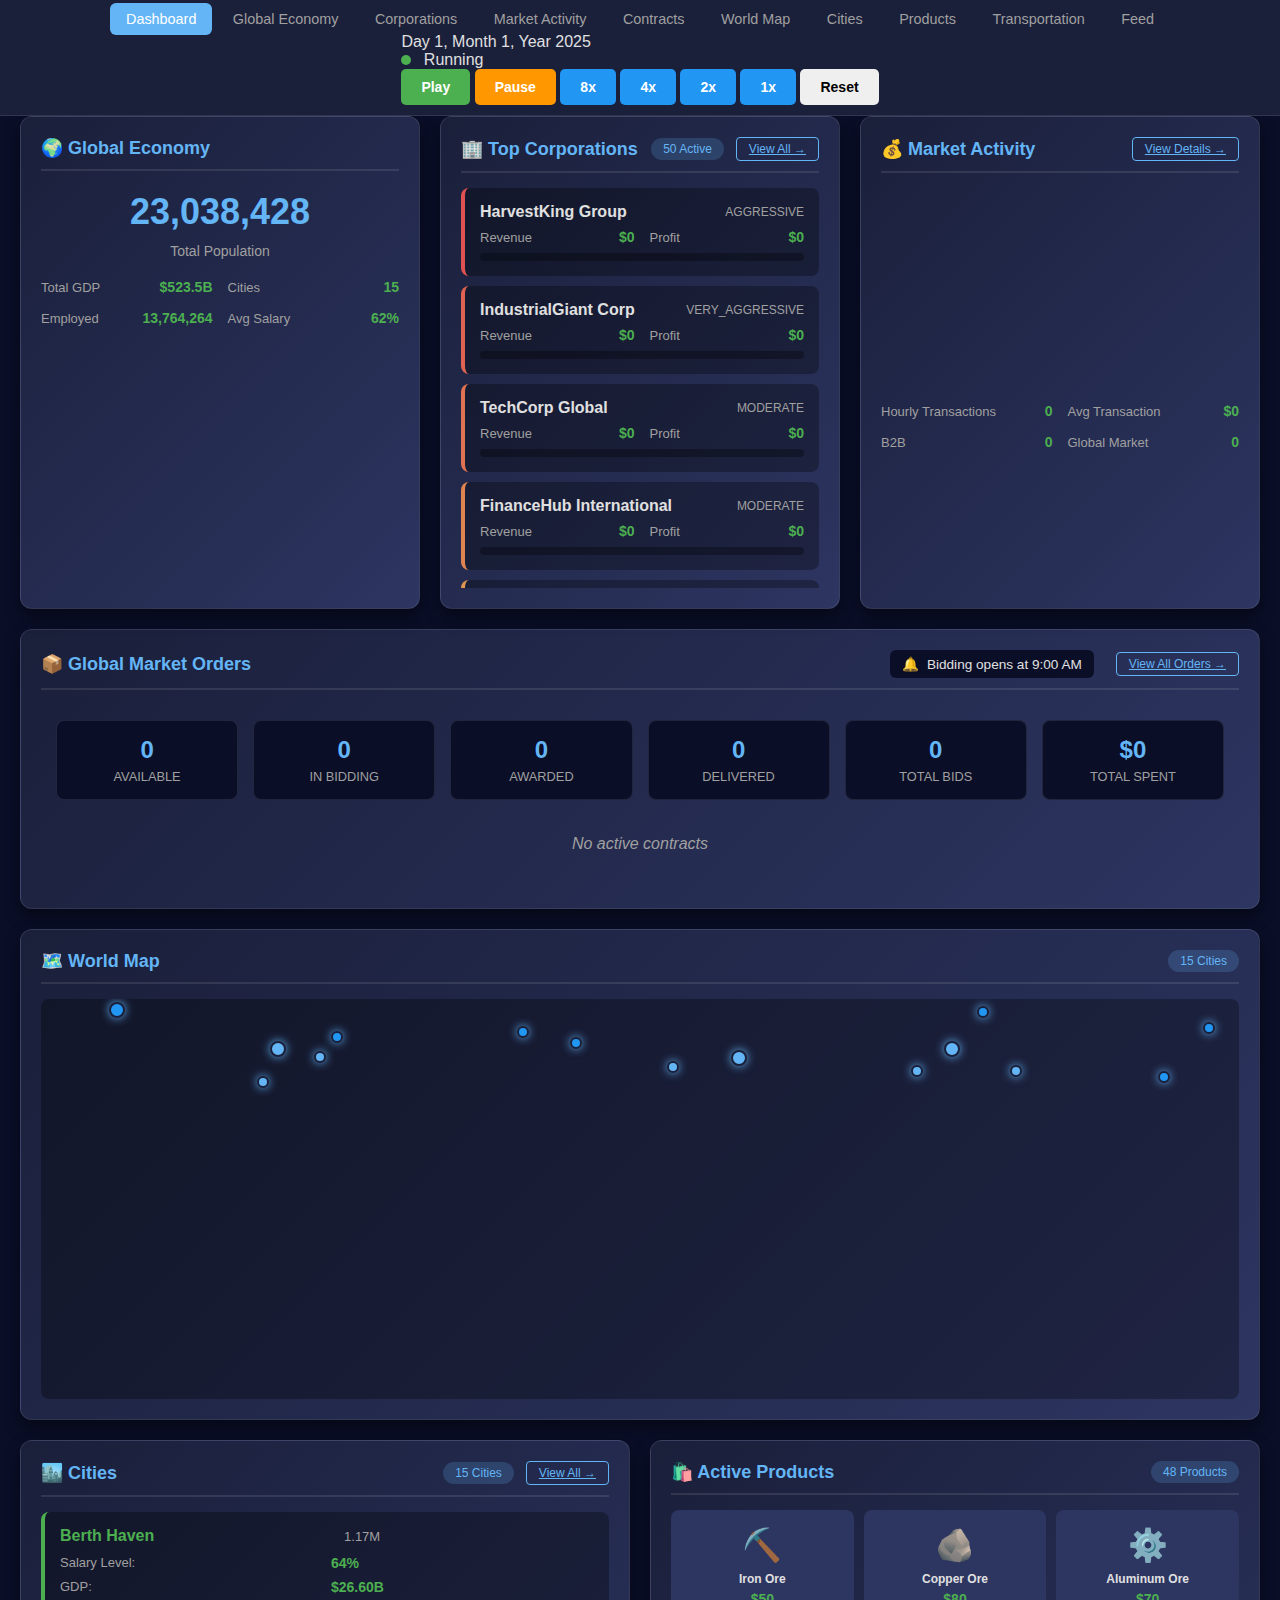
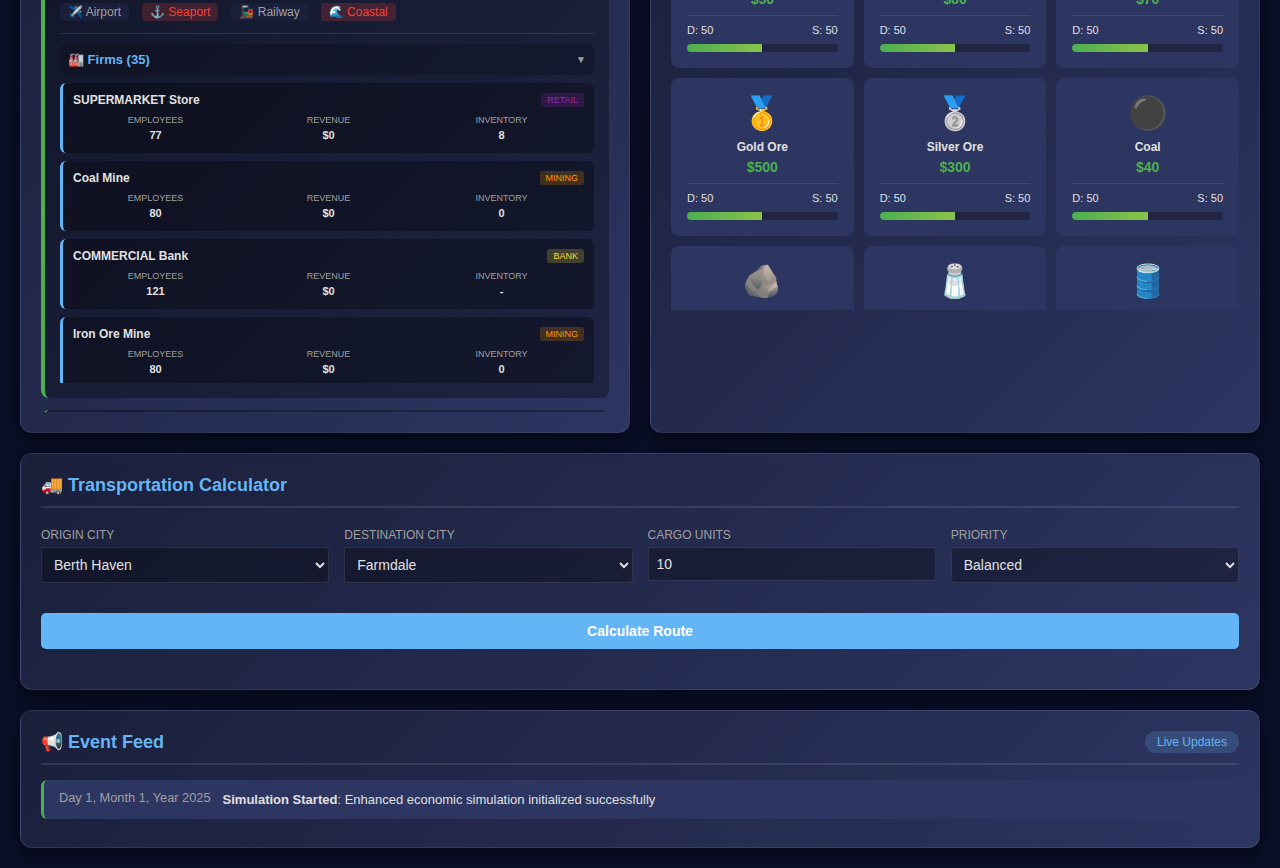
<file: index.html>
<!-- index.html -->
<!DOCTYPE html>
<html lang="en">
<head>
    <meta charset="UTF-8">
    <meta name="viewport" content="width=device-width, initial-scale=1.0">
    <title>Economic Simulation - Live Dashboard</title>
    <link rel="stylesheet" href="css/styles.css">
</head>
<body>
    <!-- Navigation with Game Controls -->
    <nav class="page-nav" role="navigation" aria-label="Main navigation">
        <div class="nav-links">
            <a href="index.html" class="nav-link active" aria-current="page">Dashboard</a>
            <a href="global-economy.html" class="nav-link">Global Economy</a>
            <a href="corporations.html" class="nav-link">Corporations</a>
            <a href="market-activity.html" class="nav-link">Market Activity</a>
            <a href="contracts.html" class="nav-link">Contracts</a>
            <a href="world-map.html" class="nav-link">World Map</a>
            <a href="cities.html" class="nav-link">Cities</a>
            <a href="products.html" class="nav-link">Products</a>
            <a href="transportation.html" class="nav-link">Transportation</a>
            <a href="feed.html" class="nav-link">Feed</a>
        </div>
        <div class="nav-game-clock">
            <div class="nav-clock-display">
                <div class="nav-date-time" id="game-date">2025-01-01 00:00</div>
                <div class="nav-status">
                    <span class="status-indicator status-running" id="status-indicator"></span>
                    <span id="status-text">Running</span>
                </div>
            </div>
            <div class="nav-controls" role="group" aria-label="Simulation controls">
                <button class="btn btn-play" id="btn-play" aria-label="Play simulation">Play</button>
                <button class="btn btn-pause" id="btn-pause" aria-label="Pause simulation">Pause</button>
                <button class="btn btn-speed" data-speed="8" aria-label="Set speed to 8x">8x</button>
                <button class="btn btn-speed" data-speed="4" aria-label="Set speed to 4x">4x</button>
                <button class="btn btn-speed" data-speed="2" aria-label="Set speed to 2x">2x</button>
                <button class="btn btn-speed" data-speed="1" aria-label="Set speed to 1x">1x</button>
                <button class="btn btn-reset" id="btn-reset" aria-label="Reset simulation">Reset</button>
            </div>
        </div>
    </nav>

    <!-- Main Container -->
    <main class="main-container" id="main-dashboard">
        <!-- World Overview -->
        <section class="grid">
            <!-- Economic Overview -->
            <div class="card">
                <div class="card-header">
                    <div class="card-title">🌍 Global Economy</div>
                </div>
                <div class="metric-big" id="total-population">0</div>
                <div class="metric-label">Total Population</div>
                <div class="stats-grid">
                    <div class="stat-item">
                        <span class="stat-label">Total GDP</span>
                        <span class="stat-value" id="total-gdp">$0</span>
                    </div>
                    <div class="stat-item">
                        <span class="stat-label">Cities</span>
                        <span class="stat-value" id="city-count">0</span>
                    </div>
                    <div class="stat-item">
                        <span class="stat-label">Employed</span>
                        <span class="stat-value" id="total-employed">0</span>
                    </div>
                    <div class="stat-item">
                        <span class="stat-label">Avg Salary</span>
                        <span class="stat-value" id="avg-salary-level">0%</span>
                    </div>
                </div>
            </div>

            <!-- Top Corporations -->
            <div class="card">
                <div class="card-header">
                    <div class="card-title">🏢 Top Corporations</div>
                    <div class="card-header-actions">
                        <div class="card-badge" id="corp-count">0 Active</div>
                        <a href="corporations.html" class="btn-view-all">View All →</a>
                    </div>
                </div>
                <div id="corp-list"></div>
            </div>

            <!-- Market Activity -->
            <div class="card">
                <div class="card-header">
                    <div class="card-title">💰 Market Activity</div>
                    <a href="market-activity.html" class="btn-view-all">View Details →</a>
                </div>
                <div class="chart-container">
                    <svg class="chart-svg" id="market-chart"></svg>
                </div>
                <div class="stats-grid" style="margin-top: 15px;">
                    <div class="stat-item">
                        <span class="stat-label">Hourly Transactions</span>
                        <span class="stat-value" id="hourly-transactions">0</span>
                    </div>
                    <div class="stat-item">
                        <span class="stat-label">Avg Transaction</span>
                        <span class="stat-value" id="avg-transaction">$0</span>
                    </div>
                    <div class="stat-item">
                        <span class="stat-label">B2B</span>
                        <span class="stat-value" id="b2b-count">0</span>
                    </div>
                    <div class="stat-item">
                        <span class="stat-label">Global Market</span>
                        <span class="stat-value" id="gm-orders-count">0</span>
                    </div>
                </div>
            </div>
        </section>

        <!-- Orders Overview -->
        <section class="card full-width">
            <div class="card-header">
                <div class="card-title">📦 Global Market Orders</div>
                <div class="card-header-actions">
                    <div class="bidding-status-mini" id="bidding-status-mini">
                        <span class="bidding-icon" id="dash-bidding-icon">🔔</span>
                        <span id="dash-bidding-text">Bidding opens at 9:00 AM</span>
                    </div>
                    <a href="market-activity.html" class="btn-view-all">View All Orders →</a>
                </div>
            </div>
            <div class="orders-summary-grid" id="orders-summary-grid">
                <div class="orders-summary-stat">
                    <span class="orders-stat-value" id="dash-available-orders">0</span>
                    <span class="orders-stat-label">Available</span>
                </div>
                <div class="orders-summary-stat">
                    <span class="orders-stat-value" id="dash-bidding-orders">0</span>
                    <span class="orders-stat-label">In Bidding</span>
                </div>
                <div class="orders-summary-stat">
                    <span class="orders-stat-value" id="dash-awarded-orders">0</span>
                    <span class="orders-stat-label">Awarded</span>
                </div>
                <div class="orders-summary-stat">
                    <span class="orders-stat-value" id="dash-delivered-orders">0</span>
                    <span class="orders-stat-label">Delivered</span>
                </div>
                <div class="orders-summary-stat">
                    <span class="orders-stat-value" id="dash-total-bids">0</span>
                    <span class="orders-stat-label">Total Bids</span>
                </div>
                <div class="orders-summary-stat">
                    <span class="orders-stat-value" id="dash-total-spent">$0</span>
                    <span class="orders-stat-label">Total Spent</span>
                </div>
            </div>
            <div class="recent-orders-list" id="recent-orders-list">
                <!-- Filled by JS - shows recent awarded orders -->
            </div>
        </section>

        <!-- World Map -->
        <section class="card full-width">
            <div class="card-header">
                <div class="card-title">🗺️ World Map</div>
                <div class="card-badge" id="map-info">0 Cities</div>
            </div>
            <div class="map-container" id="world-map"></div>
        </section>

        <!-- Cities Section -->
        <section class="grid">
            <div class="card">
                <div class="card-header">
                    <div class="card-title">🏙️ Cities</div>
                    <div class="card-header-actions">
                        <div class="card-badge" id="cities-badge">0 Cities</div>
                        <a href="cities.html" class="btn-view-all">View All →</a>
                    </div>
                </div>
                <div class="city-list" id="city-list"></div>
            </div>

            <!-- Products -->
            <div class="card">
                <div class="card-header">
                    <div class="card-title">🛍️ Active Products</div>
                    <div class="card-badge" id="product-count">0 Products</div>
                </div>
                <div class="market-grid" id="product-grid"></div>
            </div>
        </section>

        <!-- Transportation Calculator -->
        <section class="card full-width">
            <div class="card-header">
                <div class="card-title">🚚 Transportation Calculator</div>
            </div>
            <div class="transport-calculator">
                <div class="transport-form">
                    <div class="form-group">
                        <label>Origin City</label>
                        <select id="origin-city"></select>
                    </div>
                    <div class="form-group">
                        <label>Destination City</label>
                        <select id="destination-city"></select>
                    </div>
                    <div class="form-group">
                        <label>Cargo Units</label>
                        <input type="number" id="cargo-units" value="10" min="1">
                    </div>
                    <div class="form-group">
                        <label>Priority</label>
                        <select id="priority">
                            <option value="cost">Lowest Cost</option>
                            <option value="speed">Fastest</option>
                            <option value="reliability">Most Reliable</option>
                            <option value="balanced" selected>Balanced</option>
                        </select>
                    </div>
                </div>
                <button class="btn btn-primary" id="calculate-route">Calculate Route</button>
                <div id="route-results"></div>
            </div>
        </section>

        <!-- Event Feed -->
        <section class="card full-width">
            <div class="card-header">
                <div class="card-title">📢 Event Feed</div>
                <div class="card-badge">Live Updates</div>
            </div>
            <div class="event-feed" id="event-feed"></div>
        </section>
    </main>

    <!-- Scripts -->
    <script type="module" src="js/main.js"></script>
</body>
</html>
</file>
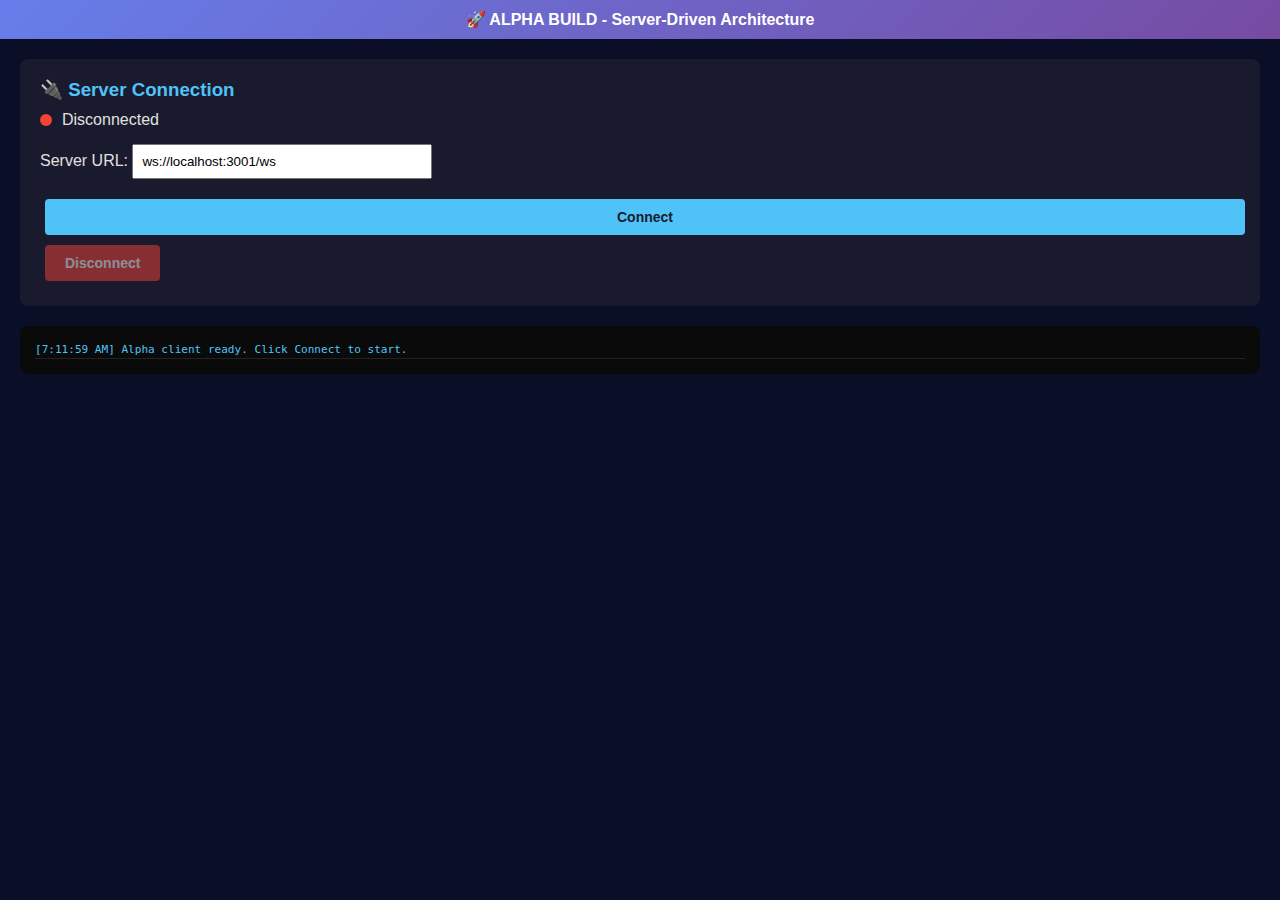
<file: alpha/index.html>
<!DOCTYPE html>
<html lang="en">
<head>
    <meta charset="UTF-8">
    <meta name="viewport" content="width=device-width, initial-scale=1.0">
    <title>EconSim Alpha - Server-Driven</title>
    <link rel="stylesheet" href="../css/styles.css">
    <style>
        .alpha-banner {
            background: linear-gradient(135deg, #667eea 0%, #764ba2 100%);
            color: white;
            padding: 10px 20px;
            text-align: center;
            font-weight: bold;
        }
        .connection-panel {
            background: #1a1a2e;
            padding: 20px;
            border-radius: 8px;
            margin: 20px;
        }
        .connection-panel h3 {
            margin-top: 0;
            color: #4fc3f7;
        }
        .status-row {
            display: flex;
            align-items: center;
            margin: 10px 0;
        }
        .status-dot {
            width: 12px;
            height: 12px;
            border-radius: 50%;
            margin-right: 10px;
        }
        .status-dot.connected { background: #4caf50; }
        .status-dot.disconnected { background: #f44336; }
        .status-dot.pending { background: #ff9800; }
        .btn {
            padding: 10px 20px;
            margin: 5px;
            border: none;
            border-radius: 4px;
            cursor: pointer;
            font-weight: bold;
        }
        .btn-primary { background: #4fc3f7; color: #1a1a2e; }
        .btn-success { background: #4caf50; color: white; }
        .btn-danger { background: #f44336; color: white; }
        .btn-warning { background: #ff9800; color: white; }
        .btn:disabled { opacity: 0.5; cursor: not-allowed; }
        .games-list {
            margin-top: 20px;
        }
        .game-card {
            background: #16213e;
            padding: 15px;
            margin: 10px 0;
            border-radius: 8px;
            display: flex;
            justify-content: space-between;
            align-items: center;
        }
        .game-info h4 {
            margin: 0 0 5px 0;
            color: #e0e0e0;
        }
        .game-info p {
            margin: 0;
            color: #888;
            font-size: 0.9em;
        }
        .sim-panel {
            background: #1a1a2e;
            padding: 20px;
            border-radius: 8px;
            margin: 20px;
            display: none;
        }
        .sim-panel.active { display: block; }
        .clock-display {
            font-size: 2em;
            font-family: monospace;
            color: #4fc3f7;
            text-align: center;
            padding: 20px;
        }
        .stats-grid {
            display: grid;
            grid-template-columns: repeat(auto-fit, minmax(150px, 1fr));
            gap: 15px;
            margin-top: 20px;
        }
        .stat-card {
            background: #16213e;
            padding: 15px;
            border-radius: 8px;
            text-align: center;
        }
        .stat-value {
            font-size: 1.5em;
            color: #4fc3f7;
        }
        .stat-label {
            color: #888;
            font-size: 0.9em;
        }
        .controls-row {
            display: flex;
            justify-content: center;
            gap: 10px;
            margin: 20px 0;
        }
        .speed-buttons {
            display: flex;
            gap: 5px;
        }
        .btn-speed {
            padding: 8px 12px;
            background: #16213e;
            color: #e0e0e0;
            border: 1px solid #333;
        }
        .btn-speed.active {
            background: #4fc3f7;
            color: #1a1a2e;
        }
        .log-panel {
            background: #0a0a0a;
            padding: 15px;
            border-radius: 8px;
            margin: 20px;
            max-height: 200px;
            overflow-y: auto;
            font-family: monospace;
            font-size: 0.85em;
        }
        .log-entry {
            padding: 2px 0;
            border-bottom: 1px solid #222;
        }
        .log-entry.info { color: #4fc3f7; }
        .log-entry.success { color: #4caf50; }
        .log-entry.error { color: #f44336; }
        .log-entry.warn { color: #ff9800; }
    </style>
</head>
<body>
    <div class="alpha-banner">
        🚀 ALPHA BUILD - Server-Driven Architecture
    </div>

    <main class="container">
        <!-- Connection Panel -->
        <div class="connection-panel" id="connection-panel">
            <h3>🔌 Server Connection</h3>
            <div class="status-row">
                <div class="status-dot disconnected" id="ws-status-dot"></div>
                <span id="ws-status-text">Disconnected</span>
            </div>
            <div style="margin: 15px 0;">
                <label>Server URL:</label>
                <input type="text" id="server-url" value="ws://localhost:3001/ws" style="width: 300px; padding: 8px;">
            </div>
            <button class="btn btn-primary" id="btn-connect">Connect</button>
            <button class="btn btn-danger" id="btn-disconnect" disabled>Disconnect</button>

            <div class="games-list" id="games-list" style="display: none;">
                <h4>📂 Available Games</h4>
                <div id="games-container"></div>
                <button class="btn btn-success" id="btn-new-game">+ New Game</button>
            </div>
        </div>

        <!-- Simulation Panel (shown when in session) -->
        <div class="sim-panel" id="sim-panel">
            <h3>🎮 Simulation: <span id="session-name">--</span></h3>

            <div class="clock-display" id="clock-display">
                <span id="game-date">----</span>
            </div>

            <div class="controls-row">
                <button class="btn btn-success" id="btn-play">▶ Play</button>
                <button class="btn btn-warning" id="btn-pause">⏸ Pause</button>
                <div class="speed-buttons">
                    <button class="btn btn-speed" data-speed="1">1x</button>
                    <button class="btn btn-speed active" data-speed="2">2x</button>
                    <button class="btn btn-speed" data-speed="4">4x</button>
                    <button class="btn btn-speed" data-speed="8">8x</button>
                    <button class="btn btn-speed" data-speed="24">24x</button>
                </div>
                <button class="btn btn-primary" id="btn-save">💾 Save</button>
                <button class="btn btn-danger" id="btn-leave">🚪 Leave</button>
            </div>

            <div class="stats-grid" id="stats-grid">
                <div class="stat-card">
                    <div class="stat-value" id="stat-firms">0</div>
                    <div class="stat-label">Firms</div>
                </div>
                <div class="stat-card">
                    <div class="stat-value" id="stat-cities">0</div>
                    <div class="stat-label">Cities</div>
                </div>
                <div class="stat-card">
                    <div class="stat-value" id="stat-population">0</div>
                    <div class="stat-label">Population</div>
                </div>
                <div class="stat-card">
                    <div class="stat-value" id="stat-speed">1x</div>
                    <div class="stat-label">Speed</div>
                </div>
            </div>
        </div>

        <!-- Log Panel -->
        <div class="log-panel" id="log-panel">
            <div id="log-container"></div>
        </div>
    </main>

    <script type="module">
        import { wsClient } from './client/js/WebSocketClient.js';
        import { stateManager } from './client/js/StateManager.js';

        // Initialize state manager
        stateManager.init(wsClient);

        // DOM elements
        const serverUrlInput = document.getElementById('server-url');
        const btnConnect = document.getElementById('btn-connect');
        const btnDisconnect = document.getElementById('btn-disconnect');
        const wsStatusDot = document.getElementById('ws-status-dot');
        const wsStatusText = document.getElementById('ws-status-text');
        const gamesList = document.getElementById('games-list');
        const gamesContainer = document.getElementById('games-container');
        const btnNewGame = document.getElementById('btn-new-game');
        const simPanel = document.getElementById('sim-panel');
        const sessionName = document.getElementById('session-name');
        const gameDate = document.getElementById('game-date');
        const logContainer = document.getElementById('log-container');

        // Logging
        function log(message, type = 'info') {
            const entry = document.createElement('div');
            entry.className = `log-entry ${type}`;
            entry.textContent = `[${new Date().toLocaleTimeString()}] ${message}`;
            logContainer.appendChild(entry);
            logContainer.scrollTop = logContainer.scrollHeight;
        }

        // Format numbers
        function formatNumber(num) {
            if (num >= 1e6) return (num / 1e6).toFixed(1) + 'M';
            if (num >= 1e3) return (num / 1e3).toFixed(1) + 'K';
            return num.toString();
        }

        // Update connection status
        function updateConnectionStatus(connected) {
            wsStatusDot.className = `status-dot ${connected ? 'connected' : 'disconnected'}`;
            wsStatusText.textContent = connected ? 'Connected' : 'Disconnected';
            btnConnect.disabled = connected;
            btnDisconnect.disabled = !connected;
            gamesList.style.display = connected ? 'block' : 'none';
        }

        // Load games list
        async function loadGames() {
            try {
                const response = await fetch('http://localhost:3001/api/v1/games');
                const data = await response.json();
                gamesContainer.innerHTML = '';

                if (data.games.length === 0) {
                    gamesContainer.innerHTML = '<p style="color: #888;">No games yet. Create one!</p>';
                } else {
                    data.games.forEach(game => {
                        const card = document.createElement('div');
                        card.className = 'game-card';
                        card.innerHTML = `
                            <div class="game-info">
                                <h4>${game.name}</h4>
                                <p>Seed: ${game.seed} | Status: ${game.status}</p>
                            </div>
                            <div>
                                <button class="btn btn-primary btn-load" data-id="${game.id}">Load</button>
                                <button class="btn btn-danger btn-delete" data-id="${game.id}">Delete</button>
                            </div>
                        `;
                        gamesContainer.appendChild(card);
                    });

                    // Add event listeners
                    document.querySelectorAll('.btn-load').forEach(btn => {
                        btn.addEventListener('click', () => loadGame(btn.dataset.id));
                    });
                    document.querySelectorAll('.btn-delete').forEach(btn => {
                        btn.addEventListener('click', () => deleteGame(btn.dataset.id));
                    });
                }
            } catch (error) {
                log('Failed to load games: ' + error.message, 'error');
            }
        }

        // Create new game
        async function createGame() {
            try {
                const response = await fetch('http://localhost:3001/api/v1/games', {
                    method: 'POST',
                    headers: { 'Content-Type': 'application/json' },
                    body: JSON.stringify({ name: `Game ${new Date().toLocaleDateString()}` })
                });
                const data = await response.json();
                if (data.success) {
                    log('Created game: ' + data.game.id, 'success');
                    loadGames();
                    // Auto-join new game
                    await loadGame(data.game.id);
                }
            } catch (error) {
                log('Failed to create game: ' + error.message, 'error');
            }
        }

        // Load game into session
        async function loadGame(gameId) {
            try {
                // Load game via API
                const response = await fetch(`http://localhost:3001/api/v1/games/${gameId}/load`, {
                    method: 'POST'
                });
                const data = await response.json();
                if (data.success) {
                    log('Loaded game: ' + gameId, 'success');
                    // Join via WebSocket
                    wsClient.send({ type: 'JOIN_SESSION', sessionId: gameId });
                }
            } catch (error) {
                log('Failed to load game: ' + error.message, 'error');
            }
        }

        // Delete game
        async function deleteGame(gameId) {
            if (!confirm('Delete this game?')) return;
            try {
                await fetch(`http://localhost:3001/api/v1/games/${gameId}`, { method: 'DELETE' });
                log('Deleted game: ' + gameId, 'success');
                loadGames();
            } catch (error) {
                log('Failed to delete game: ' + error.message, 'error');
            }
        }

        // Connect to server
        btnConnect.addEventListener('click', async () => {
            wsClient.url = serverUrlInput.value;
            log('Connecting to ' + serverUrlInput.value);
            try {
                await wsClient.connect();
            } catch (error) {
                log('Connection failed: ' + error.message, 'error');
            }
        });

        // Disconnect
        btnDisconnect.addEventListener('click', () => {
            wsClient.disconnect();
        });

        // New game
        btnNewGame.addEventListener('click', createGame);

        // WebSocket events
        wsClient.on('connected', (data) => {
            log('Connected! Client ID: ' + data.clientId, 'success');
            updateConnectionStatus(true);
            loadGames();
        });

        wsClient.on('disconnected', () => {
            log('Disconnected', 'warn');
            updateConnectionStatus(false);
            simPanel.classList.remove('active');
        });

        wsClient.on('error', (error) => {
            log('Error: ' + (error.message || JSON.stringify(error)), 'error');
        });

        wsClient.on('sessionJoined', (data) => {
            log('Joined session: ' + data.sessionId, 'success');
            simPanel.classList.add('active');
            sessionName.textContent = data.session?.name || data.sessionId;
        });

        wsClient.on('initialState', (data) => {
            log('Received initial state', 'info');
            updateSimDisplay(data);
        });

        wsClient.on('tick', (data) => {
            updateSimDisplay(data);
        });

        wsClient.on('controlUpdate', (data) => {
            log(`Control: ${data.event} (speed: ${data.speed}x)`, 'info');
        });

        // Update simulation display
        function updateSimDisplay(data) {
            gameDate.textContent = data.formatted || data.clockFormatted || '--';
            document.getElementById('stat-firms').textContent = data.firmCount || data.stats?.totalFirms || 0;
            document.getElementById('stat-speed').textContent = (data.speed || 1) + 'x';

            if (data.stats) {
                document.getElementById('stat-population').textContent = formatNumber(data.stats.totalPopulation || 0);
            }
            if (data.displayData) {
                document.getElementById('stat-cities').textContent = data.displayData.cities?.length || 0;
            }
        }

        // Simulation controls
        document.getElementById('btn-play').addEventListener('click', () => wsClient.resume());
        document.getElementById('btn-pause').addEventListener('click', () => wsClient.pause());
        document.getElementById('btn-save').addEventListener('click', async () => {
            try {
                await wsClient.save('manual_save');
                log('Game saved', 'success');
            } catch (e) {
                log('Save failed: ' + e.message, 'error');
            }
        });
        document.getElementById('btn-leave').addEventListener('click', () => {
            wsClient.leaveSession();
            simPanel.classList.remove('active');
            loadGames();
        });

        document.querySelectorAll('.btn-speed').forEach(btn => {
            btn.addEventListener('click', () => {
                const speed = parseInt(btn.dataset.speed);
                wsClient.setSpeed(speed);
                document.querySelectorAll('.btn-speed').forEach(b => b.classList.remove('active'));
                btn.classList.add('active');
            });
        });

        // Initial log
        log('Alpha client ready. Click Connect to start.', 'info');
    </script>
</body>
</html>
</file>
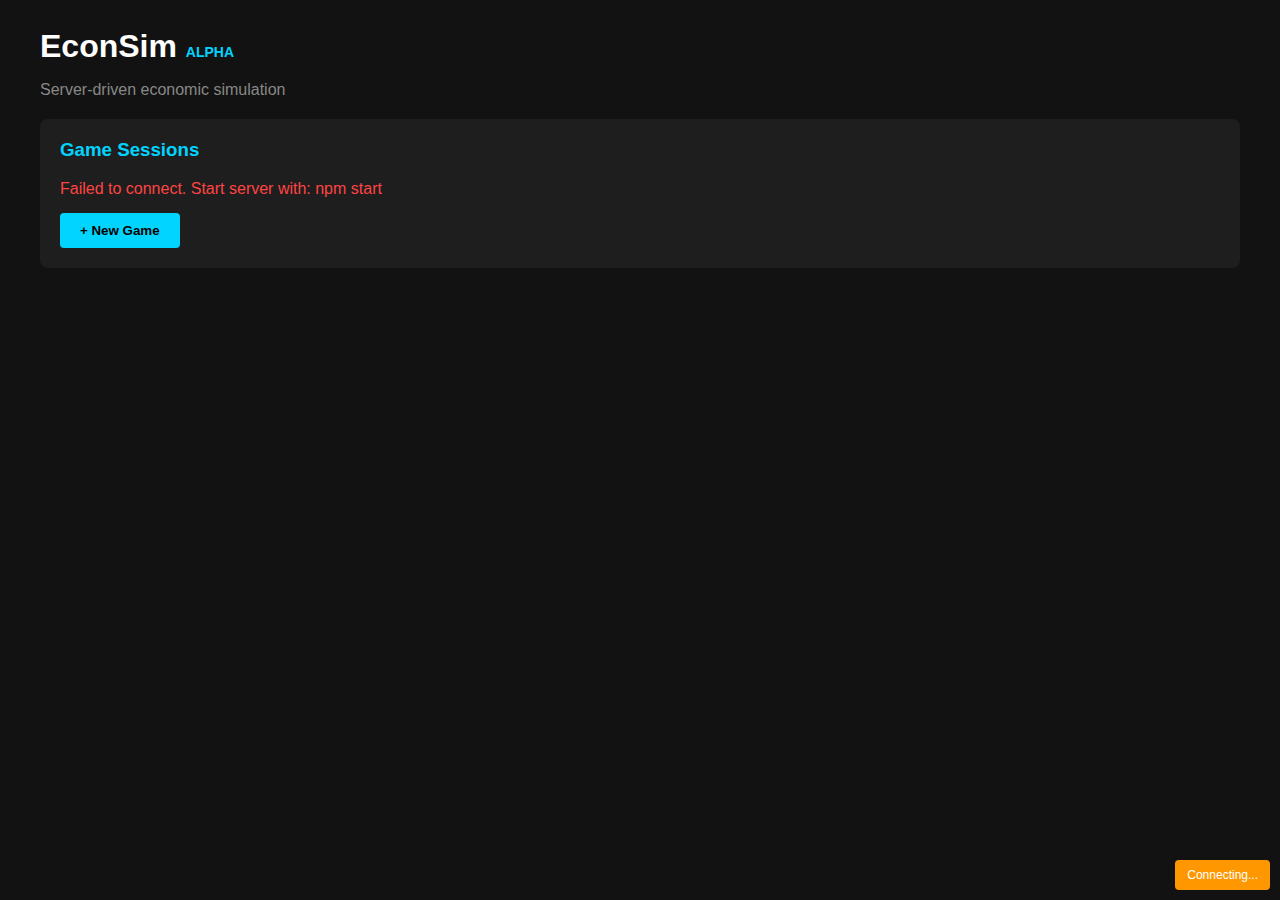
<file: alpha/client/index.html>
<!DOCTYPE html>
<html lang="en">
<head>
    <meta charset="UTF-8">
    <meta name="viewport" content="width=device-width, initial-scale=1.0">
    <title>EconSim - Economic Simulation</title>
    <style>
        .container { max-width: 1200px; margin: 0 auto; padding: 20px; }
        header { margin-bottom: 20px; }
        header h1 { margin: 0; }
        .session-selector {
            background: #1e1e1e;
            border-radius: 8px;
            padding: 20px;
            margin-bottom: 20px;
        }
        .session-selector h3 { margin-top: 0; color: #00d4ff; }
        .session-list {
            display: flex;
            flex-wrap: wrap;
            gap: 10px;
            margin-bottom: 15px;
        }
        .session-card {
            background: #2a2a2a;
            border: 1px solid #444;
            border-radius: 6px;
            padding: 12px;
            cursor: pointer;
            min-width: 200px;
        }
        .session-card:hover { border-color: #00d4ff; background: #333; }
        .session-card.active { border-color: #00ff88; background: #1a3a2a; }
        .session-card h4 { margin: 0 0 8px 0; color: #fff; }
        .session-card .session-info { font-size: 12px; color: #888; }
        .btn-new-game {
            background: #00d4ff;
            color: #000;
            border: none;
            padding: 10px 20px;
            border-radius: 4px;
            cursor: pointer;
            font-weight: bold;
        }
        .btn-new-game:hover { background: #00a8cc; }
        .game-controls {
            display: flex;
            gap: 10px;
            margin-bottom: 15px;
            align-items: center;
        }
        .game-controls button {
            padding: 8px 16px;
            border-radius: 4px;
            border: 1px solid #444;
            background: #2a2a2a;
            color: #fff;
            cursor: pointer;
        }
        .game-controls button:hover { background: #3a3a3a; }
        .game-controls button.active { background: #00d4ff; color: #000; }
        .clock-display {
            font-size: 24px;
            font-weight: bold;
            color: #00d4ff;
            font-family: monospace;
        }
        .stats-grid {
            display: grid;
            grid-template-columns: repeat(auto-fill, minmax(200px, 1fr));
            gap: 15px;
            margin-top: 20px;
        }
        .stat-card {
            background: #2a2a2a;
            border-radius: 6px;
            padding: 15px;
        }
        .stat-card h4 { margin: 0 0 10px 0; color: #888; font-size: 12px; text-transform: uppercase; }
        .stat-card .value { font-size: 28px; font-weight: bold; color: #fff; }
        .connection-status {
            position: fixed;
            bottom: 10px;
            right: 10px;
            padding: 8px 12px;
            border-radius: 4px;
            font-size: 12px;
            z-index: 1000;
        }
        .status-connected { background: #4caf50; color: white; }
        .status-disconnected { background: #f44336; color: white; }
        .status-connecting { background: #ff9800; color: white; }
        body { background: #121212; color: #fff; font-family: -apple-system, BlinkMacSystemFont, 'Segoe UI', Roboto, sans-serif; }
    </style>
</head>
<body>
    <div class="container">
        <header>
            <h1>EconSim <span style="color: #00d4ff; font-size: 14px;">ALPHA</span></h1>
            <p style="color: #888;">Server-driven economic simulation</p>
        </header>

        <div class="session-selector">
            <h3>Game Sessions</h3>
            <div id="session-list" class="session-list">
                <div class="loading" style="color: #888;">Loading sessions...</div>
            </div>
            <button id="btn-new-game" class="btn-new-game">+ New Game</button>
        </div>

        <div id="game-panel" style="display: none;">
            <div class="game-controls">
                <button id="btn-play" title="Resume">Play</button>
                <button id="btn-pause" title="Pause">Pause</button>
                <span style="margin: 0 10px; color: #666;">|</span>
                <button class="btn-speed" data-speed="1">1x</button>
                <button class="btn-speed" data-speed="2">2x</button>
                <button class="btn-speed" data-speed="4">4x</button>
                <button class="btn-speed" data-speed="8">8x</button>
                <button class="btn-speed" data-speed="24">1D</button>
                <button class="btn-speed" data-speed="168">1W</button>
                <span style="margin: 0 10px; color: #666;">|</span>
                <span id="game-date" class="clock-display">--</span>
                <span id="status-text" style="margin-left: 10px; font-size: 12px; color: #888;"></span>
            </div>

            <div class="stats-grid">
                <div class="stat-card">
                    <h4>Total Firms</h4>
                    <div id="stat-firms" class="value">--</div>
                </div>
                <div class="stat-card">
                    <h4>Total Corporations</h4>
                    <div id="stat-corps" class="value">--</div>
                </div>
                <div class="stat-card">
                    <h4>Transactions Today</h4>
                    <div id="stat-transactions" class="value">--</div>
                </div>
                <div class="stat-card">
                    <h4>Simulation Hour</h4>
                    <div id="stat-hours" class="value">--</div>
                </div>
            </div>
        </div>
    </div>

    <div id="connection-status" class="connection-status status-connecting">Connecting...</div>

    <script type="module" src="./js/app.js"></script>
</body>
</html>
</file>
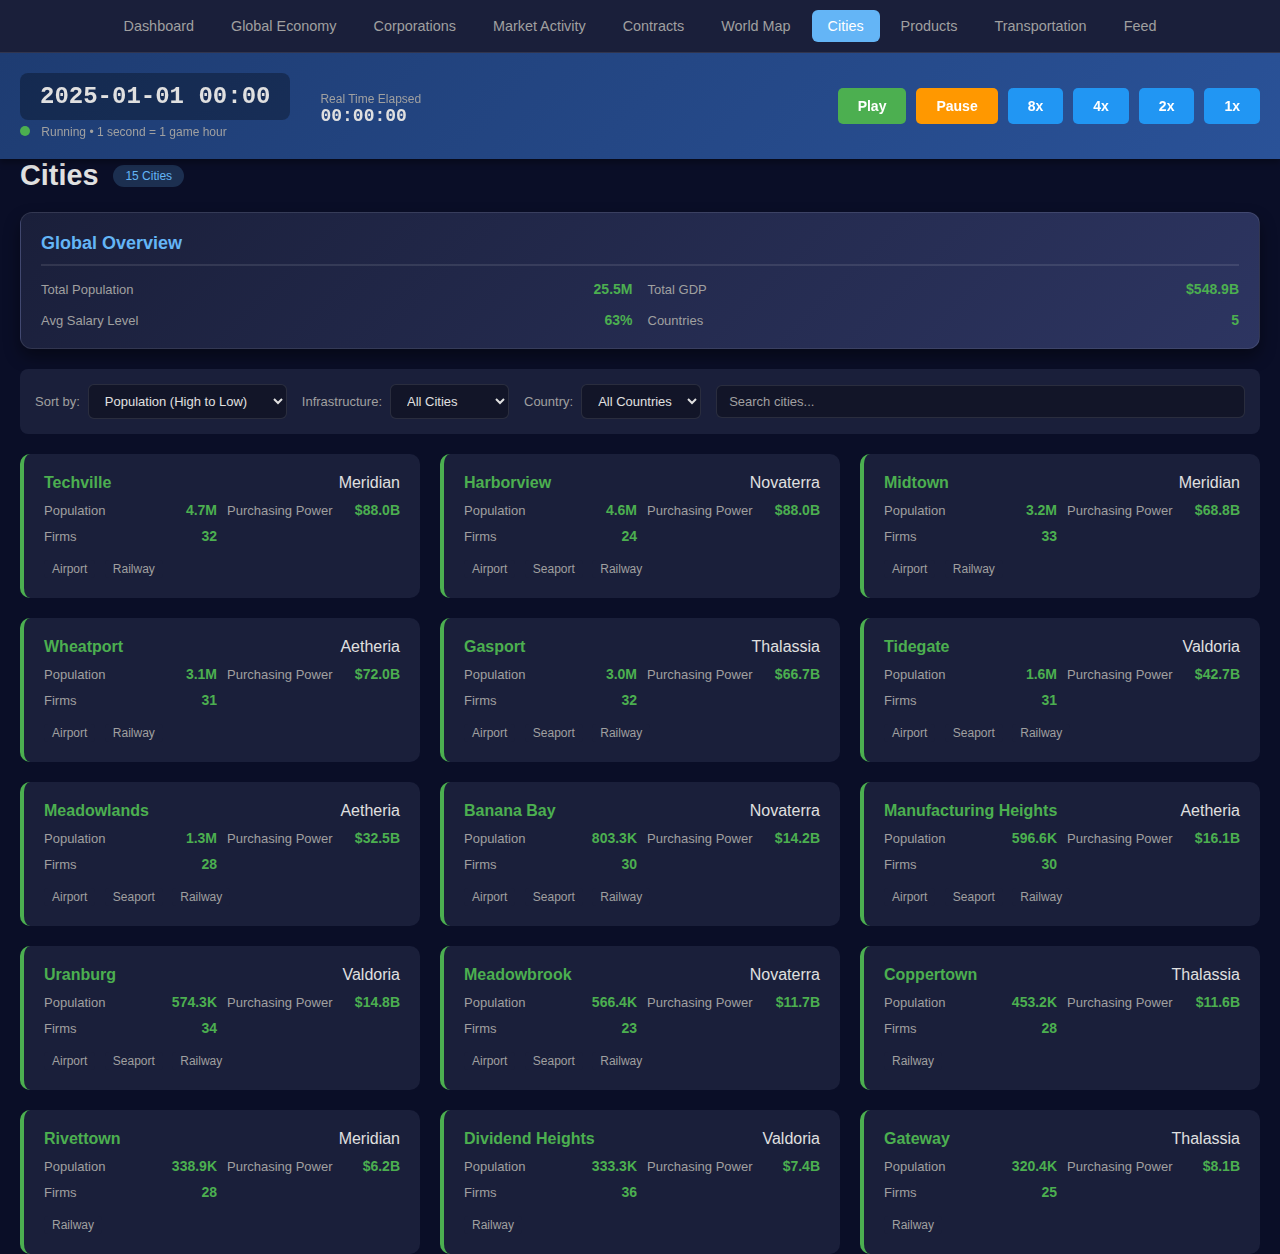
<file: cities.html>
<!-- cities.html -->
<!DOCTYPE html>
<html lang="en">
<head>
    <meta charset="UTF-8">
    <meta name="viewport" content="width=device-width, initial-scale=1.0">
    <title>Cities - Economic Simulation</title>
    <link rel="stylesheet" href="css/styles.css">
</head>
<body>
    <!-- Navigation -->
    <nav class="page-nav">
        <a href="index.html" class="nav-link">Dashboard</a>
        <a href="global-economy.html" class="nav-link">Global Economy</a>
        <a href="corporations.html" class="nav-link">Corporations</a>
        <a href="market-activity.html" class="nav-link">Market Activity</a>
        <a href="contracts.html" class="nav-link">Contracts</a>
        <a href="world-map.html" class="nav-link">World Map</a>
        <a href="cities.html" class="nav-link active">Cities</a>
        <a href="products.html" class="nav-link">Products</a>
        <a href="transportation.html" class="nav-link">Transportation</a>
        <a href="feed.html" class="nav-link">Feed</a>
    </nav>

    <!-- Header -->
    <header class="header">
        <div class="game-clock">
            <div class="clock-display">
                <div class="clock-info">
                    <div class="date-time" id="game-date">2025-01-01 00:00</div>
                    <div class="time-meta">
                        <span class="status-indicator status-running" id="status-indicator"></span>
                        <span id="status-text">Running</span> • 1 second = 1 game hour
                    </div>
                </div>
                <div class="real-time-info">
                    <div class="time-meta">Real Time Elapsed</div>
                    <div class="real-time-display" id="real-time">00:00:00</div>
                </div>
            </div>
            <div class="controls">
                <button class="btn btn-play" id="btn-play">Play</button>
                <button class="btn btn-pause" id="btn-pause">Pause</button>
                <button class="btn btn-speed" data-speed="8">8x</button>
                <button class="btn btn-speed" data-speed="4">4x</button>
                <button class="btn btn-speed" data-speed="2">2x</button>
                <button class="btn btn-speed" data-speed="1">1x</button>
            </div>
        </div>
    </header>

    <!-- Main Content -->
    <main class="main-container">
        <section class="page-header">
            <h1>Cities</h1>
            <div class="card-badge" id="all-cities-count">0 Cities</div>
        </section>

        <!-- Summary Stats -->
        <section class="card full-width">
            <div class="card-header">
                <div class="card-title">Global Overview</div>
            </div>
            <div class="cities-summary-stats" id="cities-summary-stats">
                <!-- Filled by JS -->
            </div>
        </section>

        <!-- Sort and Filter -->
        <section class="cities-controls">
            <div class="cities-sort">
                <label>Sort by:</label>
                <select id="cities-sort-select">
                    <option value="population-desc">Population (High to Low)</option>
                    <option value="population-asc">Population (Low to High)</option>
                    <option value="gdp-desc">GDP (High to Low)</option>
                    <option value="gdp-asc">GDP (Low to High)</option>
                    <option value="firms-desc">Firms (High to Low)</option>
                    <option value="salary-desc">Salary Level (High to Low)</option>
                    <option value="name-asc">Name (A-Z)</option>
                </select>
            </div>
            <div class="cities-filter">
                <label>Infrastructure:</label>
                <select id="cities-infra-filter">
                    <option value="all">All Cities</option>
                    <option value="airport">Has Airport</option>
                    <option value="seaport">Has Seaport</option>
                    <option value="railway">Has Railway</option>
                    <option value="coastal">Coastal</option>
                </select>
            </div>
            <div class="cities-filter">
                <label>Country:</label>
                <select id="cities-country-filter">
                    <option value="all">All Countries</option>
                    <!-- Filled by JS -->
                </select>
            </div>
            <div class="cities-search">
                <input type="text" id="cities-search-input" placeholder="Search cities...">
            </div>
        </section>

        <!-- Cities Grid -->
        <section class="cities-grid" id="all-cities-grid">
            <!-- Filled by JS -->
        </section>
    </main>

    <!-- City Detail View -->
    <div id="city-detail-view" class="detail-view hidden">
        <div class="detail-header">
            <button class="btn btn-back" id="btn-back-city">← Back to List</button>
            <h2 id="city-detail-name">City Name</h2>
            <span class="city-detail-country" id="city-detail-country"></span>
        </div>
        <div class="detail-content">
            <div class="city-detail-grid">
                <div class="card">
                    <div class="card-header">
                        <div class="card-title">City Overview</div>
                    </div>
                    <div class="city-overview-stats" id="city-overview-stats"></div>
                </div>
                <div class="card">
                    <div class="card-header">
                        <div class="card-title">Infrastructure</div>
                    </div>
                    <div class="city-infrastructure-detail" id="city-infrastructure-detail"></div>
                </div>
                <div class="card">
                    <div class="card-header">
                        <div class="card-title">Economy</div>
                    </div>
                    <div class="city-economy-stats" id="city-economy-stats"></div>
                </div>
            </div>
            <div class="card">
                <div class="card-header">
                    <div class="card-title">Industry Summary</div>
                    <div class="card-badge" id="city-industry-count">0 Industries</div>
                </div>
                <div class="industry-summary" id="city-industry-summary"></div>
            </div>
            <div class="card">
                <div class="card-header">
                    <div class="card-title">Firms in City</div>
                    <div class="card-badge" id="city-firms-count">0 Firms</div>
                </div>
                <div class="city-firms-filter" id="city-firms-filter"></div>
                <div class="firms-list" id="city-detail-firms-list"></div>
            </div>
        </div>
    </div>

    <script type="module" src="js/pages/cities.js"></script>
</body>
</html>
</file>
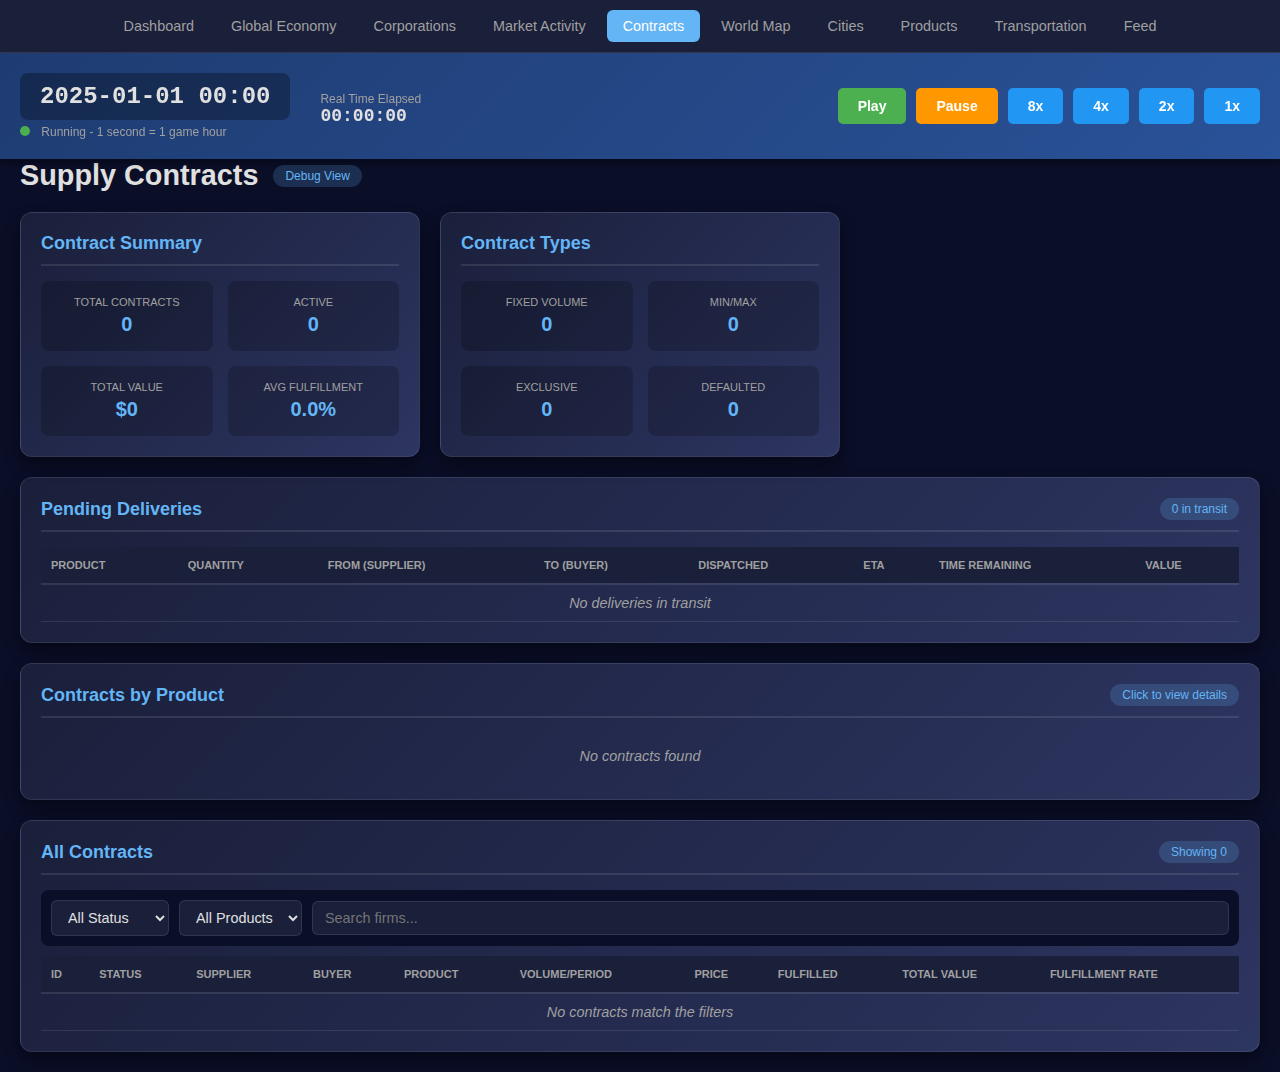
<file: contracts.html>
<!-- contracts.html -->
<!DOCTYPE html>
<html lang="en">
<head>
    <meta charset="UTF-8">
    <meta name="viewport" content="width=device-width, initial-scale=1.0">
    <title>Contracts - Economic Simulation</title>
    <link rel="stylesheet" href="css/styles.css">
</head>
<body>
    <!-- Navigation -->
    <nav class="page-nav">
        <a href="index.html" class="nav-link">Dashboard</a>
        <a href="global-economy.html" class="nav-link">Global Economy</a>
        <a href="corporations.html" class="nav-link">Corporations</a>
        <a href="market-activity.html" class="nav-link">Market Activity</a>
        <a href="contracts.html" class="nav-link active">Contracts</a>
        <a href="world-map.html" class="nav-link">World Map</a>
        <a href="cities.html" class="nav-link">Cities</a>
        <a href="products.html" class="nav-link">Products</a>
        <a href="transportation.html" class="nav-link">Transportation</a>
        <a href="feed.html" class="nav-link">Feed</a>
    </nav>

    <!-- Header -->
    <header class="header">
        <div class="game-clock">
            <div class="clock-display">
                <div class="clock-info">
                    <div class="date-time" id="game-date">2025-01-01 00:00</div>
                    <div class="time-meta">
                        <span class="status-indicator status-running" id="status-indicator"></span>
                        <span id="status-text">Running</span> - 1 second = 1 game hour
                    </div>
                </div>
                <div class="real-time-info">
                    <div class="time-meta">Real Time Elapsed</div>
                    <div class="real-time-display" id="real-time">00:00:00</div>
                </div>
            </div>
            <div class="controls">
                <button class="btn btn-play" id="btn-play">Play</button>
                <button class="btn btn-pause" id="btn-pause">Pause</button>
                <button class="btn btn-speed" data-speed="8">8x</button>
                <button class="btn btn-speed" data-speed="4">4x</button>
                <button class="btn btn-speed" data-speed="2">2x</button>
                <button class="btn btn-speed" data-speed="1">1x</button>
            </div>
        </div>
    </header>

    <!-- Main Content -->
    <main class="main-container">
        <section class="page-header">
            <h1>Supply Contracts</h1>
            <div class="card-badge" id="contracts-badge">Debug View</div>
        </section>

        <!-- Contract Summary Stats -->
        <section class="market-summary-grid">
            <div class="card">
                <div class="card-header">
                    <div class="card-title">Contract Summary</div>
                </div>
                <div class="market-summary-stats">
                    <div class="summary-stat">
                        <span class="summary-label">Total Contracts</span>
                        <span class="summary-value" id="total-contracts">0</span>
                    </div>
                    <div class="summary-stat">
                        <span class="summary-label">Active</span>
                        <span class="summary-value" id="active-contracts">0</span>
                    </div>
                    <div class="summary-stat">
                        <span class="summary-label">Total Value</span>
                        <span class="summary-value" id="total-contract-value">$0</span>
                    </div>
                    <div class="summary-stat">
                        <span class="summary-label">Avg Fulfillment</span>
                        <span class="summary-value" id="avg-fulfillment">0%</span>
                    </div>
                </div>
            </div>
            <div class="card">
                <div class="card-header">
                    <div class="card-title">Contract Types</div>
                </div>
                <div class="market-summary-stats">
                    <div class="summary-stat">
                        <span class="summary-label">Fixed Volume</span>
                        <span class="summary-value" id="fixed-volume-count">0</span>
                    </div>
                    <div class="summary-stat">
                        <span class="summary-label">Min/Max</span>
                        <span class="summary-value" id="min-max-count">0</span>
                    </div>
                    <div class="summary-stat">
                        <span class="summary-label">Exclusive</span>
                        <span class="summary-value" id="exclusive-count">0</span>
                    </div>
                    <div class="summary-stat">
                        <span class="summary-label">Defaulted</span>
                        <span class="summary-value" id="defaulted-count">0</span>
                    </div>
                </div>
            </div>
        </section>

        <!-- Pending Deliveries (In Transit) -->
        <section class="card full-width">
            <div class="card-header">
                <div class="card-title">Pending Deliveries</div>
                <div class="card-badge" id="pending-deliveries-count">0 in transit</div>
            </div>
            <div class="transactions-table-container" id="pending-deliveries-container">
                <table class="transactions-table" id="pending-deliveries-table">
                    <thead>
                        <tr>
                            <th>Product</th>
                            <th>Quantity</th>
                            <th>From (Supplier)</th>
                            <th>To (Buyer)</th>
                            <th>Dispatched</th>
                            <th>ETA</th>
                            <th>Time Remaining</th>
                            <th>Value</th>
                        </tr>
                    </thead>
                    <tbody id="pending-deliveries-tbody">
                        <!-- Filled by JS -->
                    </tbody>
                </table>
            </div>
        </section>

        <!-- Contract Breakdown by Product -->
        <section class="card full-width">
            <div class="card-header">
                <div class="card-title">Contracts by Product</div>
                <div class="card-badge">Click to view details</div>
            </div>
            <div class="transaction-breakdown" id="product-breakdown">
                <!-- Filled by JS -->
            </div>
        </section>

        <!-- Product Detail View (hidden by default) -->
        <section id="product-detail-container" class="hidden">
            <!-- Filled by JS -->
        </section>

        <!-- Contracts Table -->
        <section class="card full-width">
            <div class="card-header">
                <div class="card-title">All Contracts</div>
                <div class="card-badge" id="showing-contracts">Showing 0</div>
            </div>
            <div class="transaction-controls">
                <select id="contract-status-filter">
                    <option value="all">All Status</option>
                    <option value="active">Active</option>
                    <option value="pending">Pending</option>
                    <option value="completed">Completed</option>
                    <option value="terminated">Terminated</option>
                    <option value="defaulted">Defaulted</option>
                </select>
                <select id="contract-product-filter">
                    <option value="all">All Products</option>
                </select>
                <input type="text" id="contract-search" placeholder="Search firms...">
            </div>
            <div class="transactions-table-container">
                <table class="transactions-table" id="contracts-table">
                    <thead>
                        <tr>
                            <th>ID</th>
                            <th>Status</th>
                            <th>Supplier</th>
                            <th>Buyer</th>
                            <th>Product</th>
                            <th>Volume/Period</th>
                            <th>Price</th>
                            <th>Fulfilled</th>
                            <th>Total Value</th>
                            <th>Fulfillment Rate</th>
                        </tr>
                    </thead>
                    <tbody id="contracts-tbody">
                        <!-- Filled by JS -->
                    </tbody>
                </table>
            </div>
        </section>

        <!-- Contract Detail Panel (hidden by default) -->
        <section class="card full-width hidden" id="contract-detail-panel">
            <div class="card-header">
                <div class="card-title">Contract Details</div>
                <button class="btn btn-secondary" id="close-detail">Close</button>
            </div>
            <div id="contract-detail-content">
                <!-- Filled by JS -->
            </div>
        </section>
    </main>

    <script type="module" src="js/pages/contracts.js"></script>
</body>
</html>
</file>
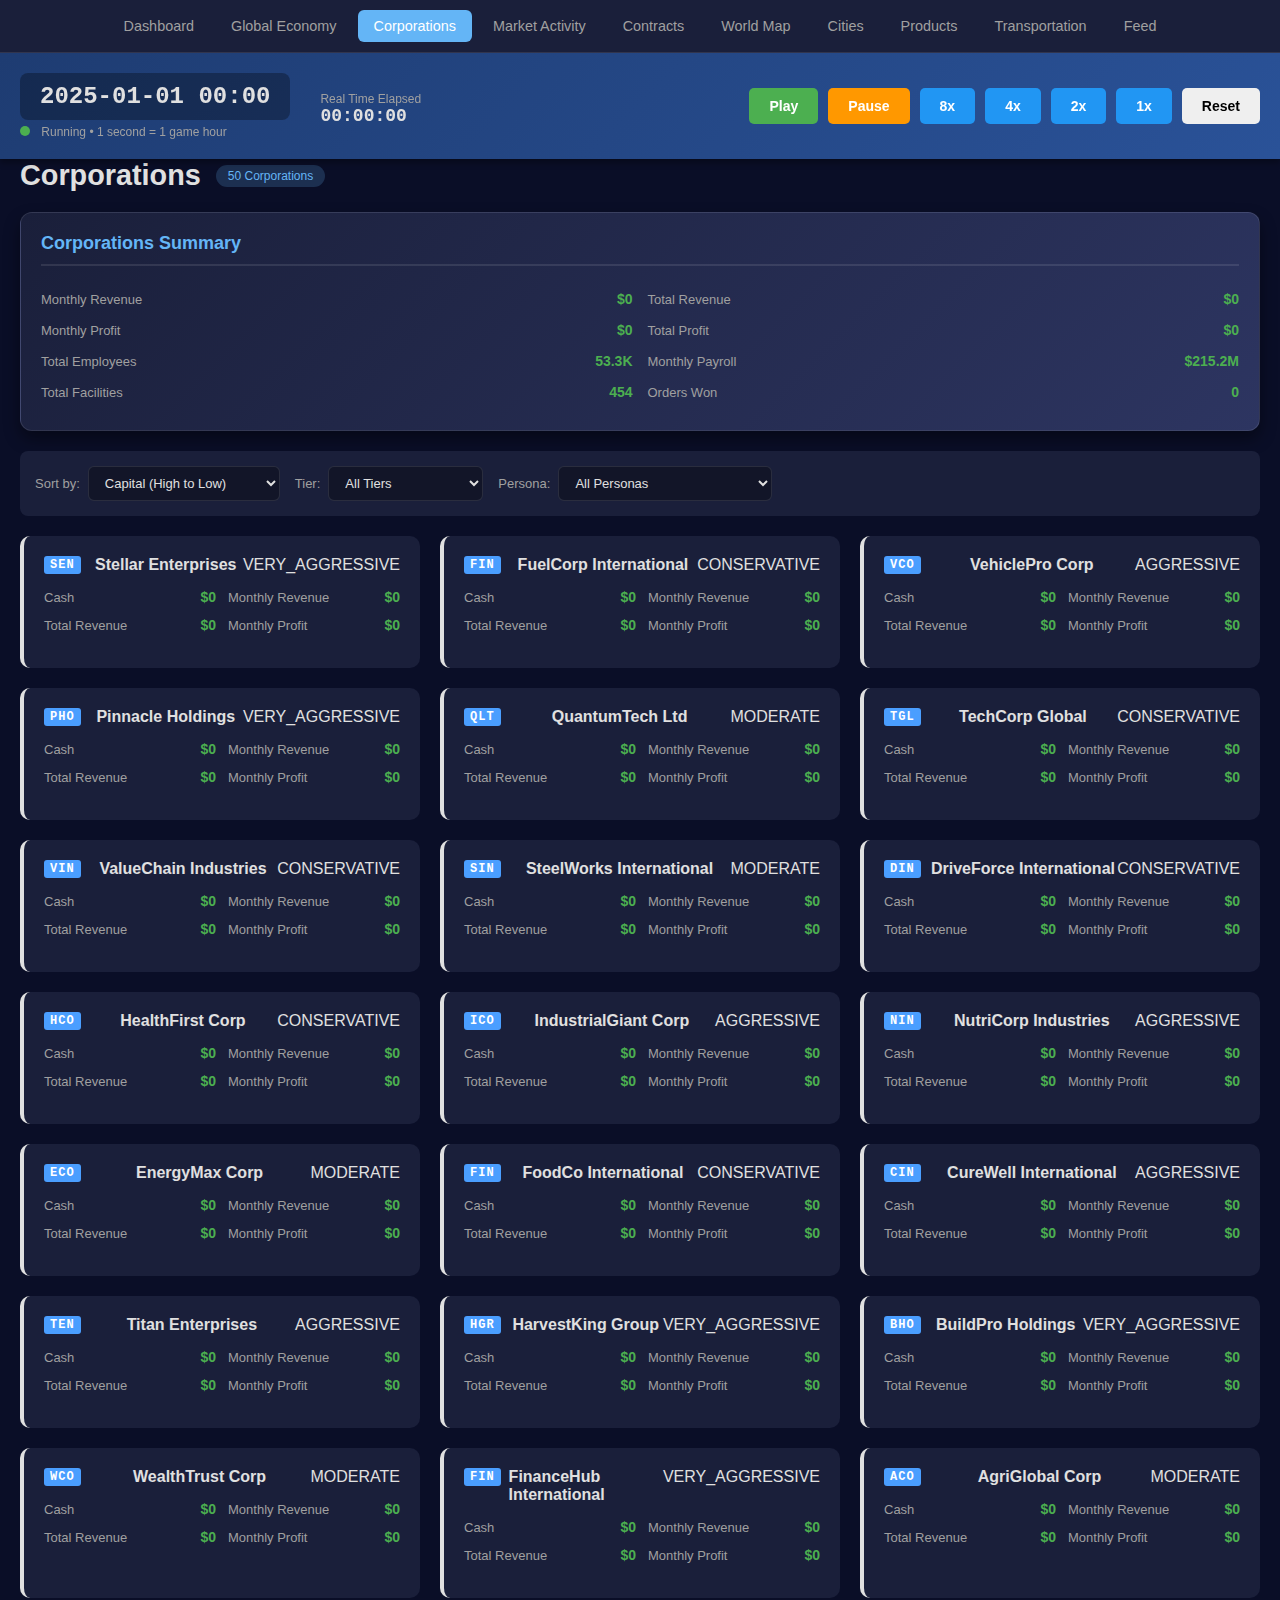
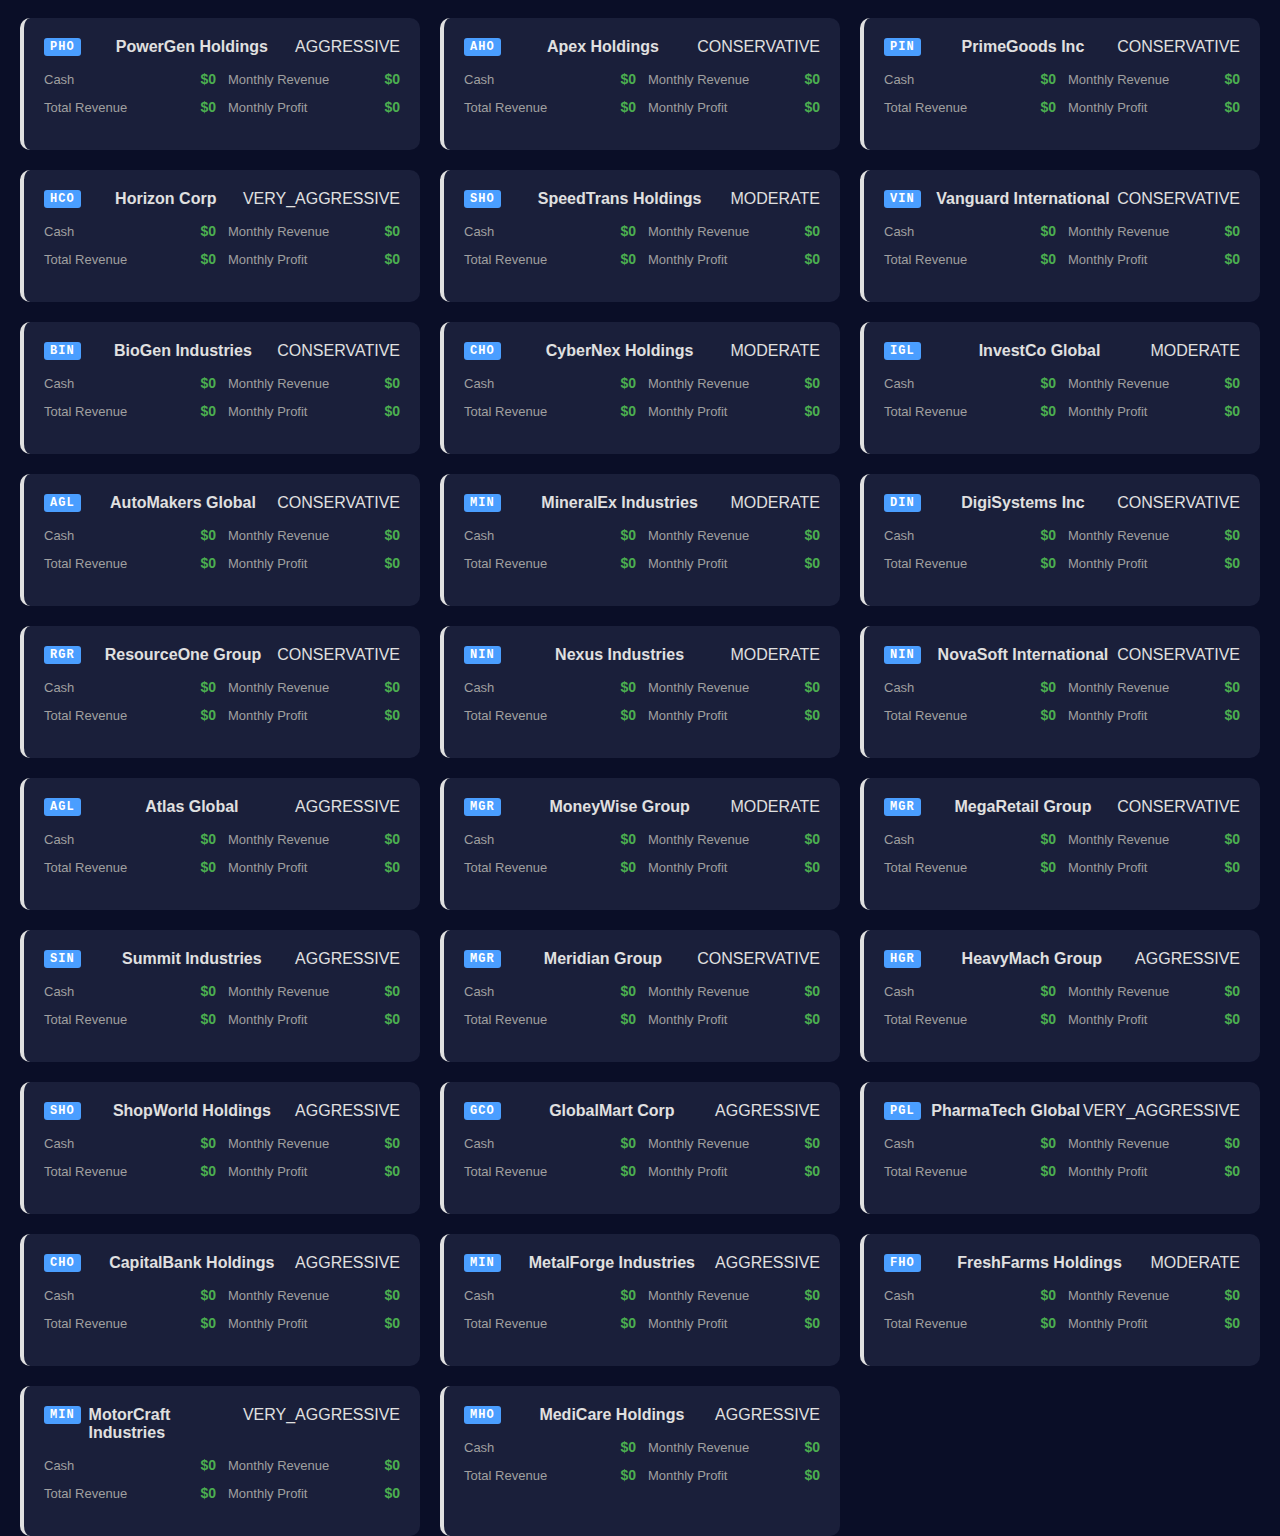
<file: corporations.html>
<!-- corporations.html -->
<!DOCTYPE html>
<html lang="en">
<head>
    <meta charset="UTF-8">
    <meta name="viewport" content="width=device-width, initial-scale=1.0">
    <title>Corporations - Economic Simulation</title>
    <link rel="stylesheet" href="css/styles.css">
</head>
<body>
    <!-- Navigation -->
    <nav class="page-nav" role="navigation" aria-label="Main navigation">
        <a href="index.html" class="nav-link">Dashboard</a>
        <a href="global-economy.html" class="nav-link">Global Economy</a>
        <a href="corporations.html" class="nav-link active" aria-current="page">Corporations</a>
        <a href="market-activity.html" class="nav-link">Market Activity</a>
        <a href="contracts.html" class="nav-link">Contracts</a>
        <a href="world-map.html" class="nav-link">World Map</a>
        <a href="cities.html" class="nav-link">Cities</a>
        <a href="products.html" class="nav-link">Products</a>
        <a href="transportation.html" class="nav-link">Transportation</a>
        <a href="feed.html" class="nav-link">Feed</a>
    </nav>

    <!-- Header -->
    <header class="header">
        <div class="game-clock">
            <div class="clock-display">
                <div class="clock-info">
                    <div class="date-time" id="game-date" aria-live="polite">2025-01-01 00:00</div>
                    <div class="time-meta">
                        <span class="status-indicator status-running" id="status-indicator" aria-hidden="true"></span>
                        <span id="status-text">Running</span> • 1 second = 1 game hour
                    </div>
                </div>
                <div class="real-time-info">
                    <div class="time-meta">Real Time Elapsed</div>
                    <div class="real-time-display" id="real-time" aria-live="off">00:00:00</div>
                </div>
            </div>
            <div class="controls" role="group" aria-label="Simulation controls">
                <button class="btn btn-play" id="btn-play" aria-label="Play simulation">Play</button>
                <button class="btn btn-pause" id="btn-pause" aria-label="Pause simulation">Pause</button>
                <button class="btn btn-speed" data-speed="8" aria-label="Set speed to 8x">8x</button>
                <button class="btn btn-speed" data-speed="4" aria-label="Set speed to 4x">4x</button>
                <button class="btn btn-speed" data-speed="2" aria-label="Set speed to 2x">2x</button>
                <button class="btn btn-speed" data-speed="1" aria-label="Set speed to 1x">1x</button>
                <button class="btn btn-reset" id="btn-reset" aria-label="Reset simulation">Reset</button>
            </div>
        </div>
    </header>

    <!-- Main Content -->
    <main class="main-container">
        <section class="page-header">
            <h1>Corporations</h1>
            <div class="card-badge" id="all-corps-count">0 Corporations</div>
        </section>

        <!-- Summary Stats -->
        <section class="card full-width">
            <div class="card-header">
                <div class="card-title">Corporations Summary</div>
            </div>
            <div class="corps-summary-stats" id="corps-summary-stats">
                <!-- Filled by JS -->
            </div>
        </section>

        <!-- Sort and Filter -->
        <section class="corps-controls" role="search" aria-label="Corporation filters">
            <div class="corps-sort">
                <label for="corps-sort-select">Sort by:</label>
                <select id="corps-sort-select" aria-label="Sort corporations">
                    <option value="capital-desc">Capital (High to Low)</option>
                    <option value="capital-asc">Capital (Low to High)</option>
                    <option value="cash-desc">Cash (High to Low)</option>
                    <option value="cash-asc">Cash (Low to High)</option>
                    <option value="profit-desc">Profit (High to Low)</option>
                    <option value="profit-asc">Profit (Low to High)</option>
                    <option value="revenue-desc">Revenue (High to Low)</option>
                    <option value="revenue-asc">Revenue (Low to High)</option>
                    <option value="employees-desc">Employees (High to Low)</option>
                    <option value="employees-asc">Employees (Low to High)</option>
                    <option value="facilities-desc">Facilities (High to Low)</option>
                    <option value="name-asc">Name (A-Z)</option>
                </select>
            </div>
            <div class="corps-filter">
                <label for="corps-tier-filter">Tier:</label>
                <select id="corps-tier-filter" aria-label="Filter by primary tier">
                    <option value="all">All Tiers</option>
                    <option value="RAW">RAW</option>
                    <option value="SEMI_RAW">SEMI_RAW</option>
                    <option value="MANUFACTURED">MANUFACTURED</option>
                    <option value="RETAIL">RETAIL</option>
                    <option value="SERVICES">SERVICES</option>
                </select>
            </div>
            <div class="corps-filter">
                <label for="corps-persona-filter">Persona:</label>
                <select id="corps-persona-filter" aria-label="Filter by primary persona">
                    <option value="all">All Personas</option>
                    <!-- RAW -->
                    <optgroup label="RAW">
                        <option value="MINING_COMPANY">Mining Company</option>
                        <option value="LOGGING_COMPANY">Logging Company</option>
                        <option value="FARM_CROP">Crop Farm</option>
                        <option value="FARM_LIVESTOCK">Livestock Farm</option>
                    </optgroup>
                    <!-- SEMI_RAW -->
                    <optgroup label="SEMI_RAW">
                        <option value="STEEL_PROCESSING">Steel Processing</option>
                        <option value="METAL_PROCESSING">Metal Processing</option>
                        <option value="PETROLEUM_REFINERY">Petroleum Refinery</option>
                        <option value="LUMBER_MILL">Lumber Mill</option>
                        <option value="FOOD_INGREDIENT_PROCESSOR">Food Ingredient Processor</option>
                        <option value="DAIRY_PROCESSOR">Dairy Processor</option>
                        <option value="MEAT_PROCESSOR">Meat Processor</option>
                        <option value="TEXTILE_MILL">Textile Mill</option>
                    </optgroup>
                    <!-- MANUFACTURED -->
                    <optgroup label="MANUFACTURED">
                        <option value="PACKAGED_FOOD">Packaged Food</option>
                        <option value="BEVERAGE">Beverage</option>
                        <option value="CLOTHING">Clothing</option>
                        <option value="ELECTRONICS">Electronics</option>
                        <option value="APPLIANCE">Appliance</option>
                        <option value="FURNITURE">Furniture</option>
                    </optgroup>
                    <!-- RETAIL -->
                    <optgroup label="RETAIL">
                        <option value="SUPERMARKET">Supermarket</option>
                        <option value="CONVENIENCE_STORE">Convenience Store</option>
                        <option value="ELECTRONICS_RETAIL">Electronics Retail</option>
                        <option value="FASHION_RETAIL">Fashion Retail</option>
                        <option value="HOME_GOODS_RETAIL">Home Goods Retail</option>
                        <option value="AUTO_RETAIL">Auto Retail</option>
                    </optgroup>
                </select>
            </div>
        </section>

        <!-- Corporations Grid -->
        <section class="corps-grid" id="all-corps-grid">
            <!-- Filled by JS -->
        </section>
    </main>

    <!-- Corporation Detail View (hidden by default) -->
    <div id="corp-detail-view" class="detail-view hidden">
        <div class="detail-header">
            <button class="btn btn-back" id="btn-back">← Back to List</button>
            <h2 id="corp-detail-name">Corporation Name</h2>
            <span class="corp-character-badge" id="corp-character-badge"></span>
        </div>
        <div class="detail-content">
            <div class="corp-detail-grid">
                <div class="card">
                    <div class="card-header">
                        <div class="card-title">Financial Overview</div>
                    </div>
                    <div class="corp-financial-stats" id="corp-financial-stats"></div>
                </div>
                <div class="card">
                    <div class="card-header">
                        <div class="card-title">Performance Metrics</div>
                    </div>
                    <div class="corp-performance-stats" id="corp-performance-stats"></div>
                </div>
                <div class="card">
                    <div class="card-header">
                        <div class="card-title">Industry Breakdown</div>
                    </div>
                    <div class="corp-industry-breakdown" id="corp-industry-breakdown"></div>
                </div>
            </div>

            <!-- Board Meeting Section (Organic Growth) -->
            <div class="card" id="board-meeting-section">
                <div class="card-header">
                    <div class="card-title">Board Meeting & Strategy</div>
                    <div class="card-badge" id="corp-phase-badge">Phase 1</div>
                </div>
                <div class="board-meeting-content">
                    <!-- Persona & Goals -->
                    <div class="board-section">
                        <h4>Corporate Identity</h4>
                        <div class="persona-info" id="corp-persona-info">
                            <!-- Filled by JS -->
                        </div>
                    </div>

                    <!-- Current Goals -->
                    <div class="board-section">
                        <h4>Strategic Goals</h4>
                        <div class="goals-info" id="corp-goals-info">
                            <!-- Filled by JS -->
                        </div>
                    </div>

                    <!-- Active Projects (Firm Creation in Progress) -->
                    <div class="board-section">
                        <h4>Active Projects</h4>
                        <div class="active-projects-list" id="corp-active-projects">
                            <!-- Filled by JS -->
                        </div>
                    </div>

                    <!-- Last Board Meeting -->
                    <div class="board-section">
                        <h4>Last Board Meeting</h4>
                        <div class="meeting-summary" id="corp-meeting-summary">
                            <!-- Filled by JS -->
                        </div>
                    </div>

                    <!-- Meeting History -->
                    <div class="board-section">
                        <h4>Meeting History</h4>
                        <div class="meeting-history" id="corp-meeting-history">
                            <!-- Filled by JS -->
                        </div>
                    </div>
                </div>
            </div>
            <div class="card">
                <div class="card-header">
                    <div class="card-title">Geographic Presence</div>
                    <div class="card-badge" id="corp-cities-count">0 Cities</div>
                </div>
                <div class="corp-cities-list" id="corp-cities-list"></div>
            </div>
            <div class="card">
                <div class="card-header">
                    <div class="card-title">Facilities & Firms</div>
                    <div class="card-badge" id="facilities-count">0 Facilities</div>
                </div>
                <div class="corp-firms-filter" id="corp-firms-filter"></div>
                <div class="firms-list" id="corp-firms-list"></div>
            </div>
            <div class="card">
                <div class="card-header">
                    <div class="card-title">Market Orders Won</div>
                    <div class="card-badge" id="corp-orders-count">0 Orders</div>
                </div>
                <div class="corp-orders-stats" id="corp-orders-stats"></div>
                <div class="corp-orders-list" id="corp-orders-list"></div>
            </div>
        </div>
    </div>

    <script type="module" src="js/pages/corporations.js"></script>
</body>
</html>
</file>
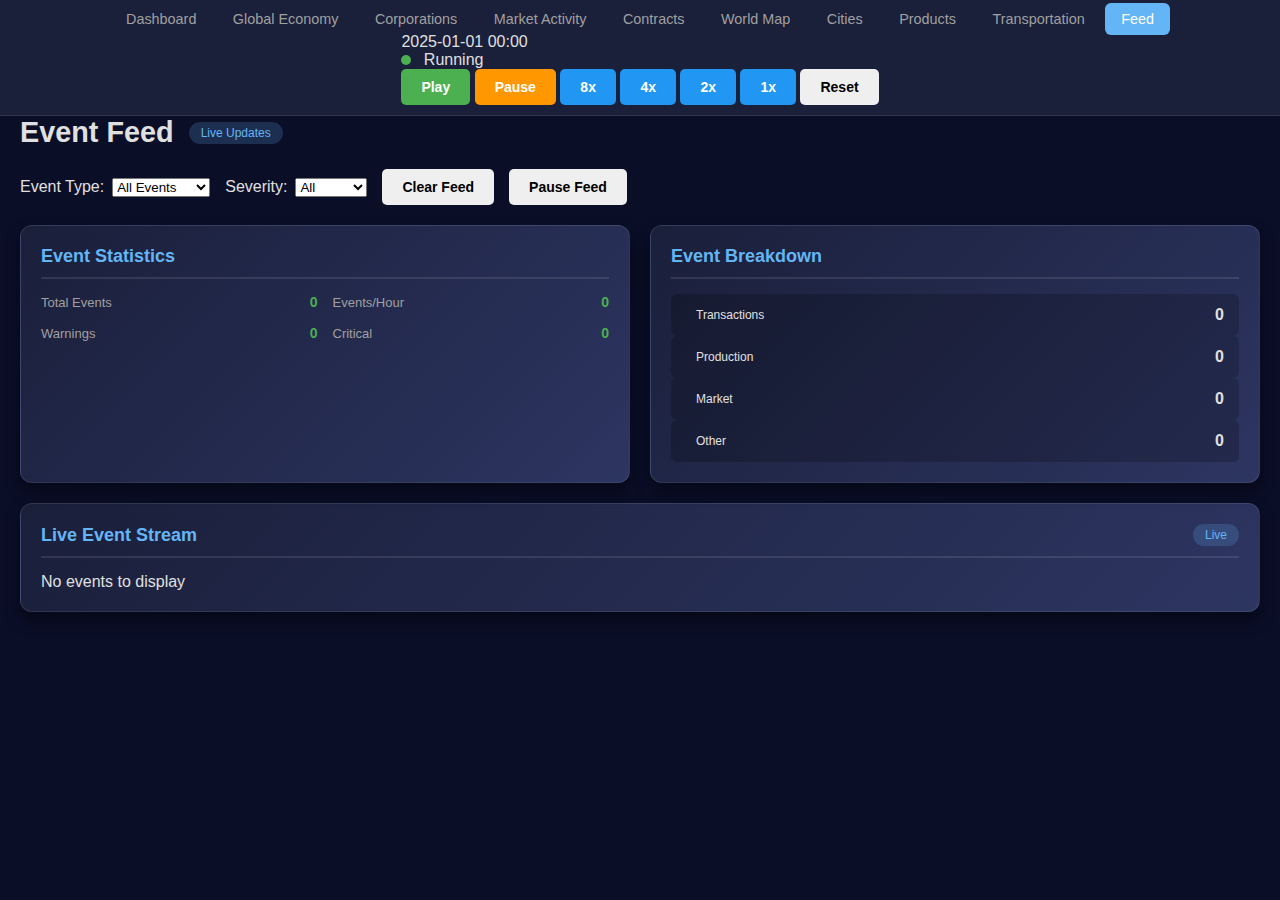
<file: feed.html>
<!-- feed.html -->
<!DOCTYPE html>
<html lang="en">
<head>
    <meta charset="UTF-8">
    <meta name="viewport" content="width=device-width, initial-scale=1.0">
    <title>Event Feed - Economic Simulation</title>
    <link rel="stylesheet" href="css/styles.css">
</head>
<body>
    <!-- Navigation with Game Controls -->
    <nav class="page-nav" role="navigation" aria-label="Main navigation">
        <div class="nav-links">
            <a href="index.html" class="nav-link">Dashboard</a>
            <a href="global-economy.html" class="nav-link">Global Economy</a>
            <a href="corporations.html" class="nav-link">Corporations</a>
            <a href="market-activity.html" class="nav-link">Market Activity</a>
            <a href="contracts.html" class="nav-link">Contracts</a>
            <a href="world-map.html" class="nav-link">World Map</a>
            <a href="cities.html" class="nav-link">Cities</a>
            <a href="products.html" class="nav-link">Products</a>
            <a href="transportation.html" class="nav-link">Transportation</a>
            <a href="feed.html" class="nav-link active">Feed</a>
        </div>
        <div class="nav-game-clock">
            <div class="nav-clock-display">
                <div class="nav-date-time" id="game-date">2025-01-01 00:00</div>
                <div class="nav-status">
                    <span class="status-indicator status-running" id="status-indicator"></span>
                    <span id="status-text">Running</span>
                </div>
            </div>
            <div class="nav-controls" role="group" aria-label="Simulation controls">
                <button class="btn btn-play" id="btn-play">Play</button>
                <button class="btn btn-pause" id="btn-pause">Pause</button>
                <button class="btn btn-speed" data-speed="8">8x</button>
                <button class="btn btn-speed" data-speed="4">4x</button>
                <button class="btn btn-speed" data-speed="2">2x</button>
                <button class="btn btn-speed" data-speed="1">1x</button>
                <button class="btn btn-reset" id="btn-reset">Reset</button>
            </div>
        </div>
    </nav>

    <!-- Main Content -->
    <main class="main-container">
        <section class="page-header">
            <h1>Event Feed</h1>
            <div class="card-badge">Live Updates</div>
        </section>

        <!-- Feed Filters -->
        <section class="feed-controls">
            <div class="feed-filter">
                <label>Event Type:</label>
                <select id="feed-type-filter">
                    <option value="all">All Events</option>
                    <option value="transaction">Transactions</option>
                    <option value="production">Production</option>
                    <option value="market">Market</option>
                    <option value="corporation">Corporation</option>
                    <option value="city">City</option>
                </select>
            </div>
            <div class="feed-filter">
                <label>Severity:</label>
                <select id="feed-severity-filter">
                    <option value="all">All</option>
                    <option value="info">Info</option>
                    <option value="warning">Warning</option>
                    <option value="critical">Critical</option>
                </select>
            </div>
            <button class="btn" id="btn-clear-feed">Clear Feed</button>
            <button class="btn" id="btn-pause-feed">Pause Feed</button>
        </section>

        <!-- Event Statistics -->
        <section class="grid">
            <div class="card">
                <div class="card-header">
                    <div class="card-title">Event Statistics</div>
                </div>
                <div class="stats-grid">
                    <div class="stat-item">
                        <span class="stat-label">Total Events</span>
                        <span class="stat-value" id="total-events">0</span>
                    </div>
                    <div class="stat-item">
                        <span class="stat-label">Events/Hour</span>
                        <span class="stat-value" id="events-per-hour">0</span>
                    </div>
                    <div class="stat-item">
                        <span class="stat-label">Warnings</span>
                        <span class="stat-value" id="warning-count">0</span>
                    </div>
                    <div class="stat-item">
                        <span class="stat-label">Critical</span>
                        <span class="stat-value" id="critical-count">0</span>
                    </div>
                </div>
            </div>
            <div class="card">
                <div class="card-header">
                    <div class="card-title">Event Breakdown</div>
                </div>
                <div class="event-breakdown" id="event-breakdown">
                    <div class="breakdown-item">
                        <span class="breakdown-type">Transactions</span>
                        <span class="breakdown-count" id="transaction-events">0</span>
                    </div>
                    <div class="breakdown-item">
                        <span class="breakdown-type">Production</span>
                        <span class="breakdown-count" id="production-events">0</span>
                    </div>
                    <div class="breakdown-item">
                        <span class="breakdown-type">Market</span>
                        <span class="breakdown-count" id="market-events">0</span>
                    </div>
                    <div class="breakdown-item">
                        <span class="breakdown-type">Other</span>
                        <span class="breakdown-count" id="other-events">0</span>
                    </div>
                </div>
            </div>
        </section>

        <!-- Event Feed -->
        <section class="card full-width">
            <div class="card-header">
                <div class="card-title">Live Event Stream</div>
                <div class="card-badge" id="feed-status">Live</div>
            </div>
            <div class="event-feed large-feed" id="event-feed">
                <!-- Filled by JS -->
            </div>
        </section>
    </main>

    <script type="module" src="js/pages/feed.js"></script>
</body>
</html>
</file>
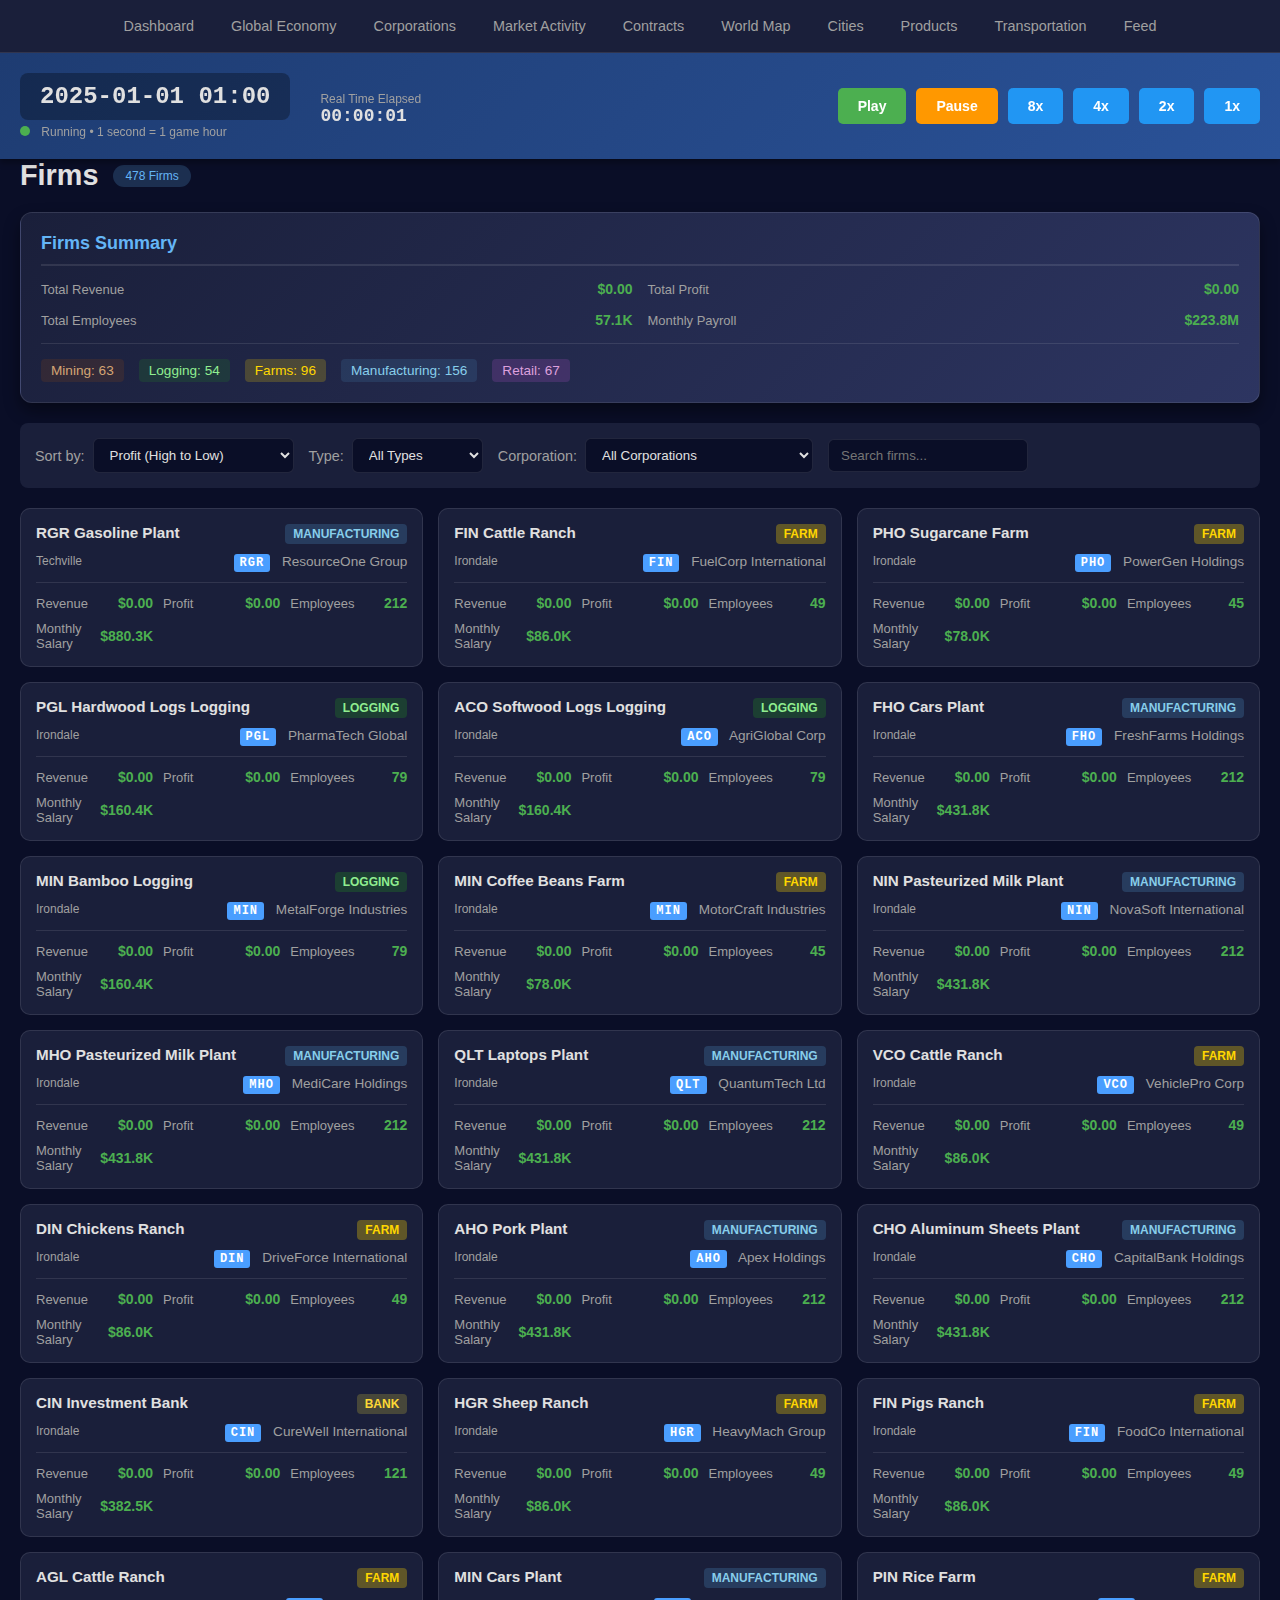
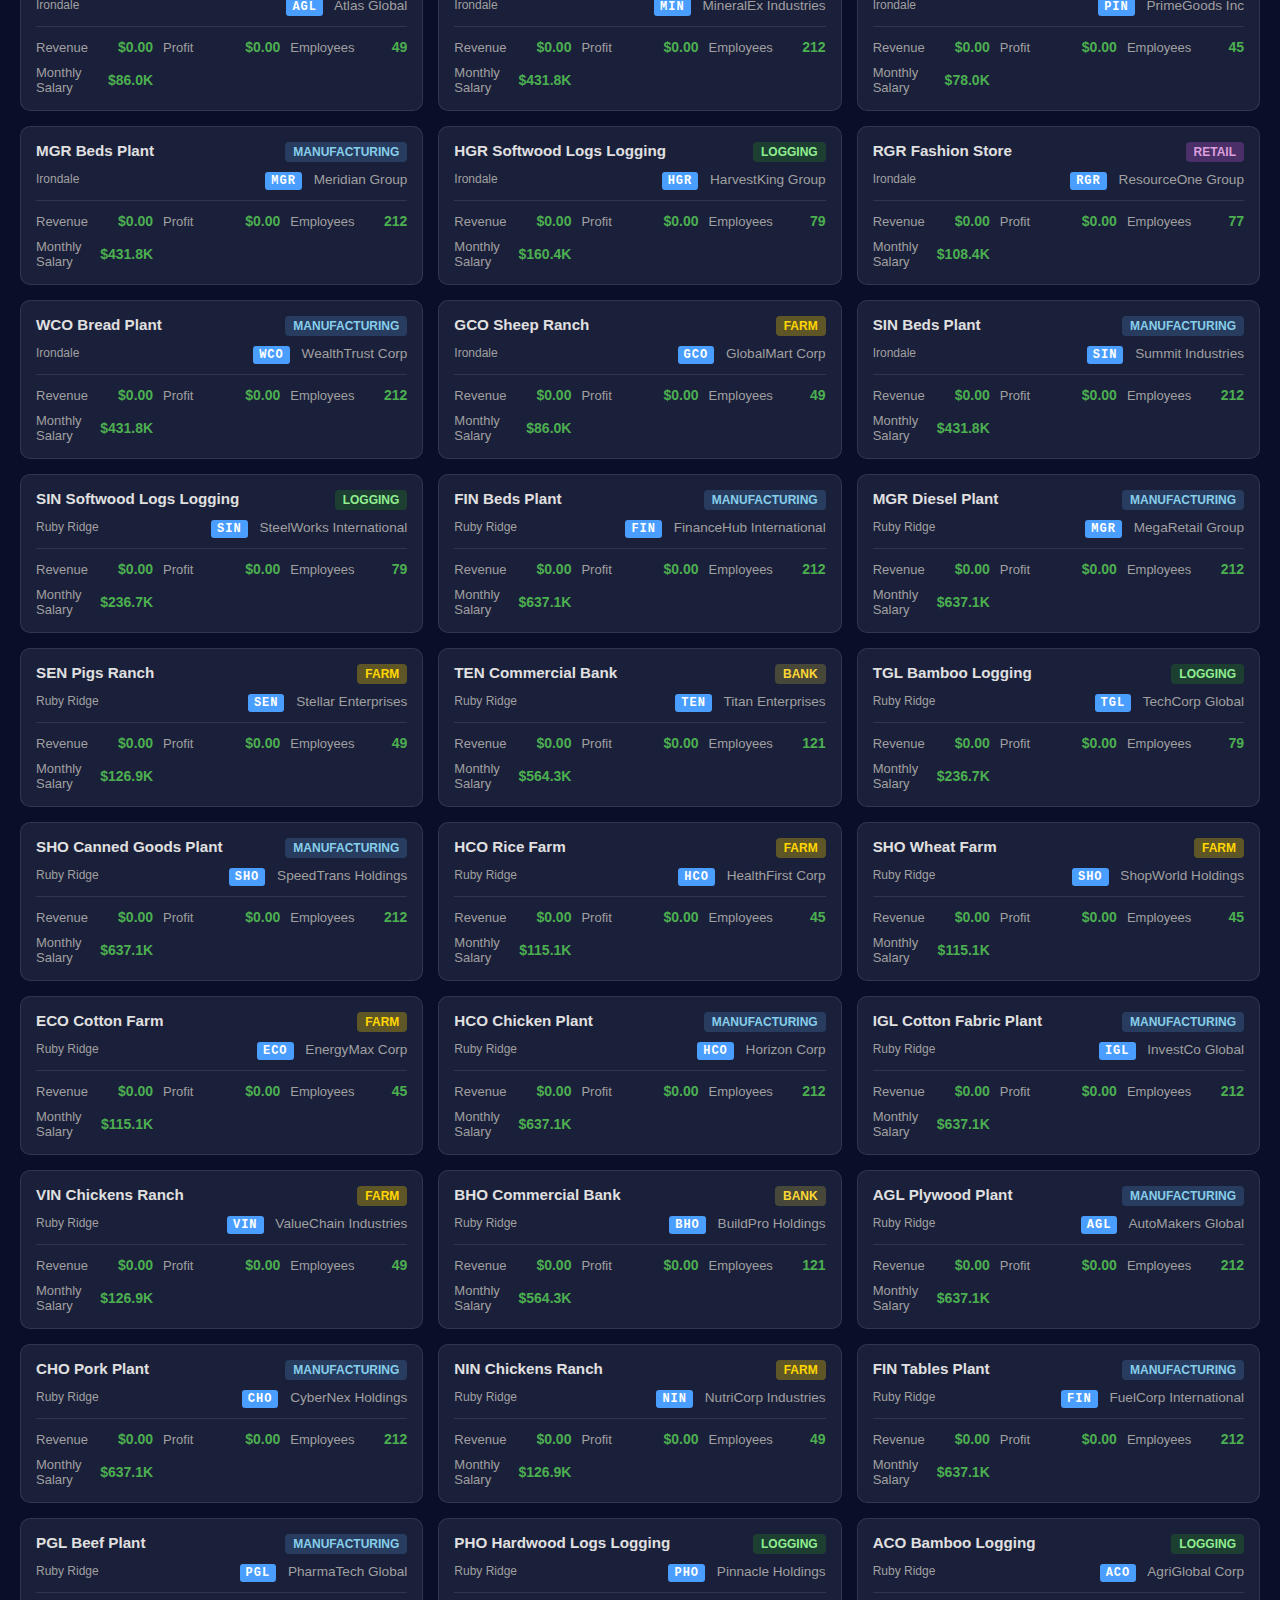
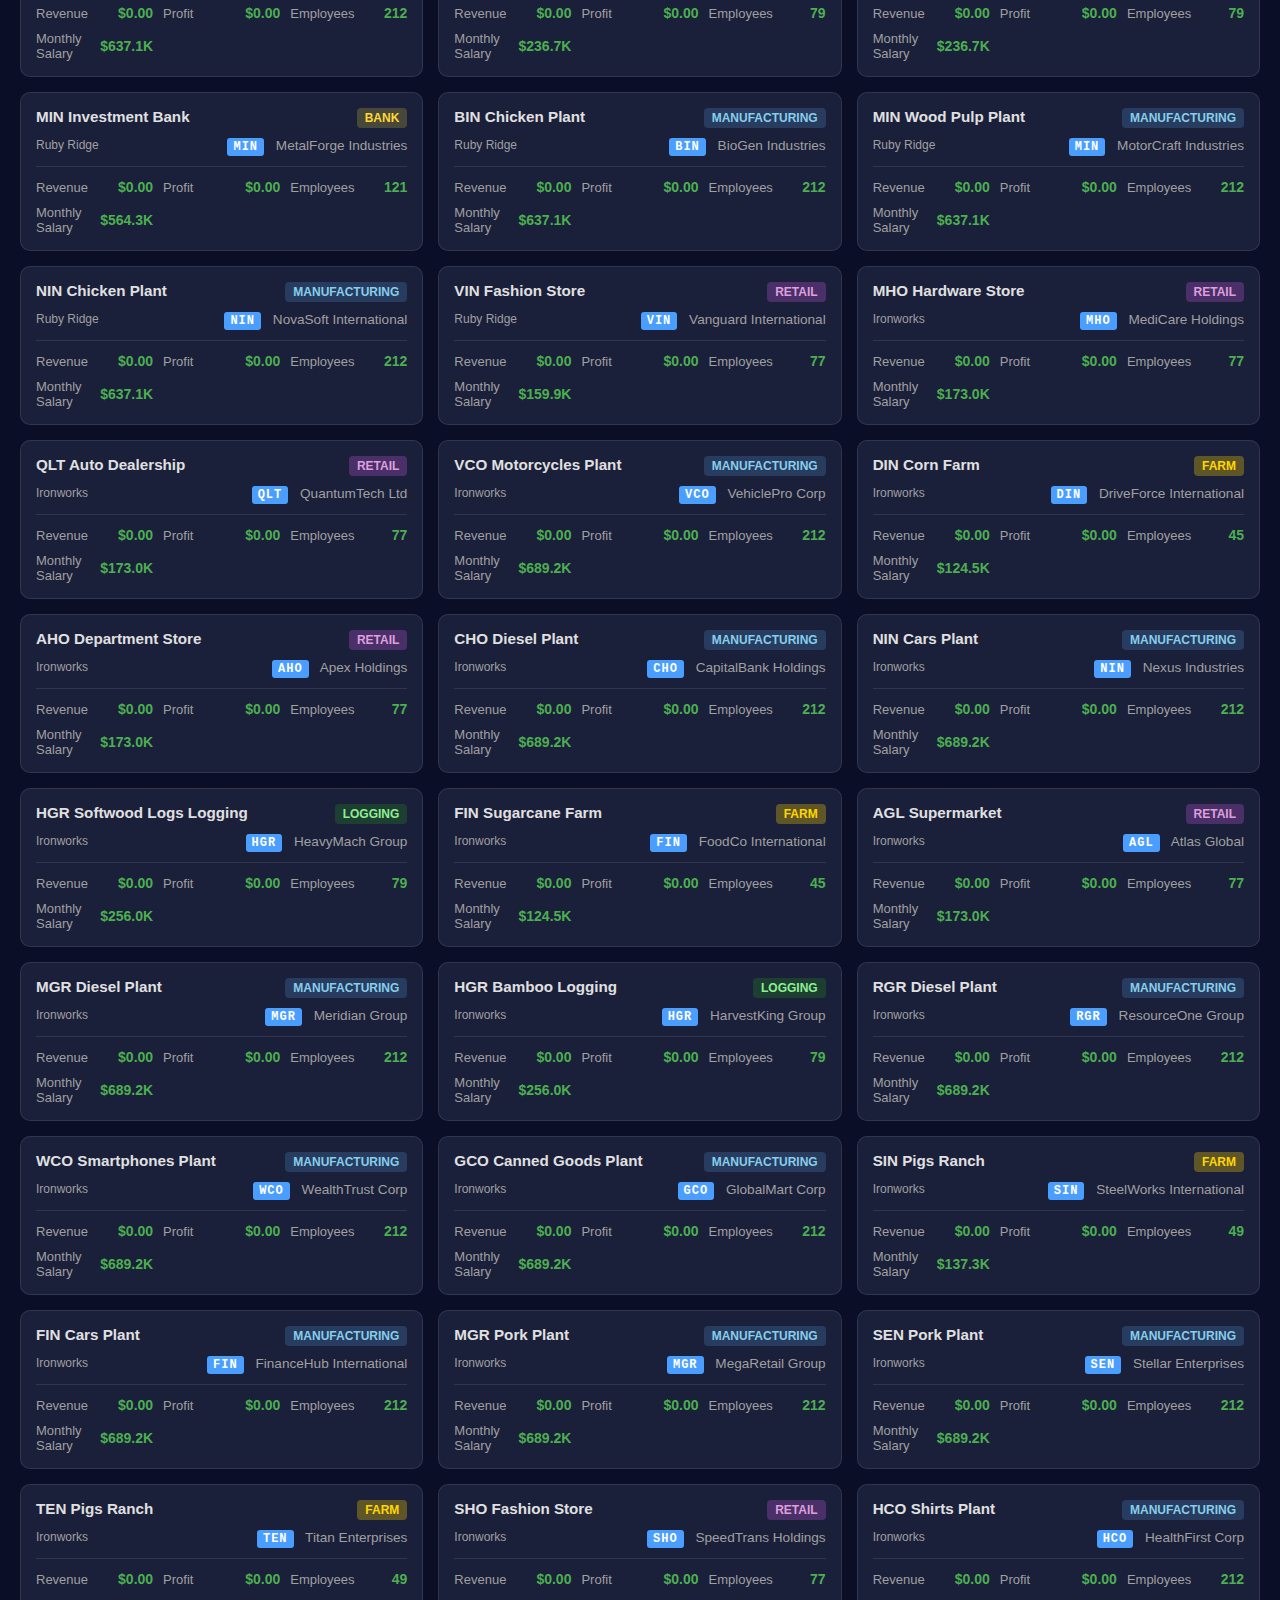
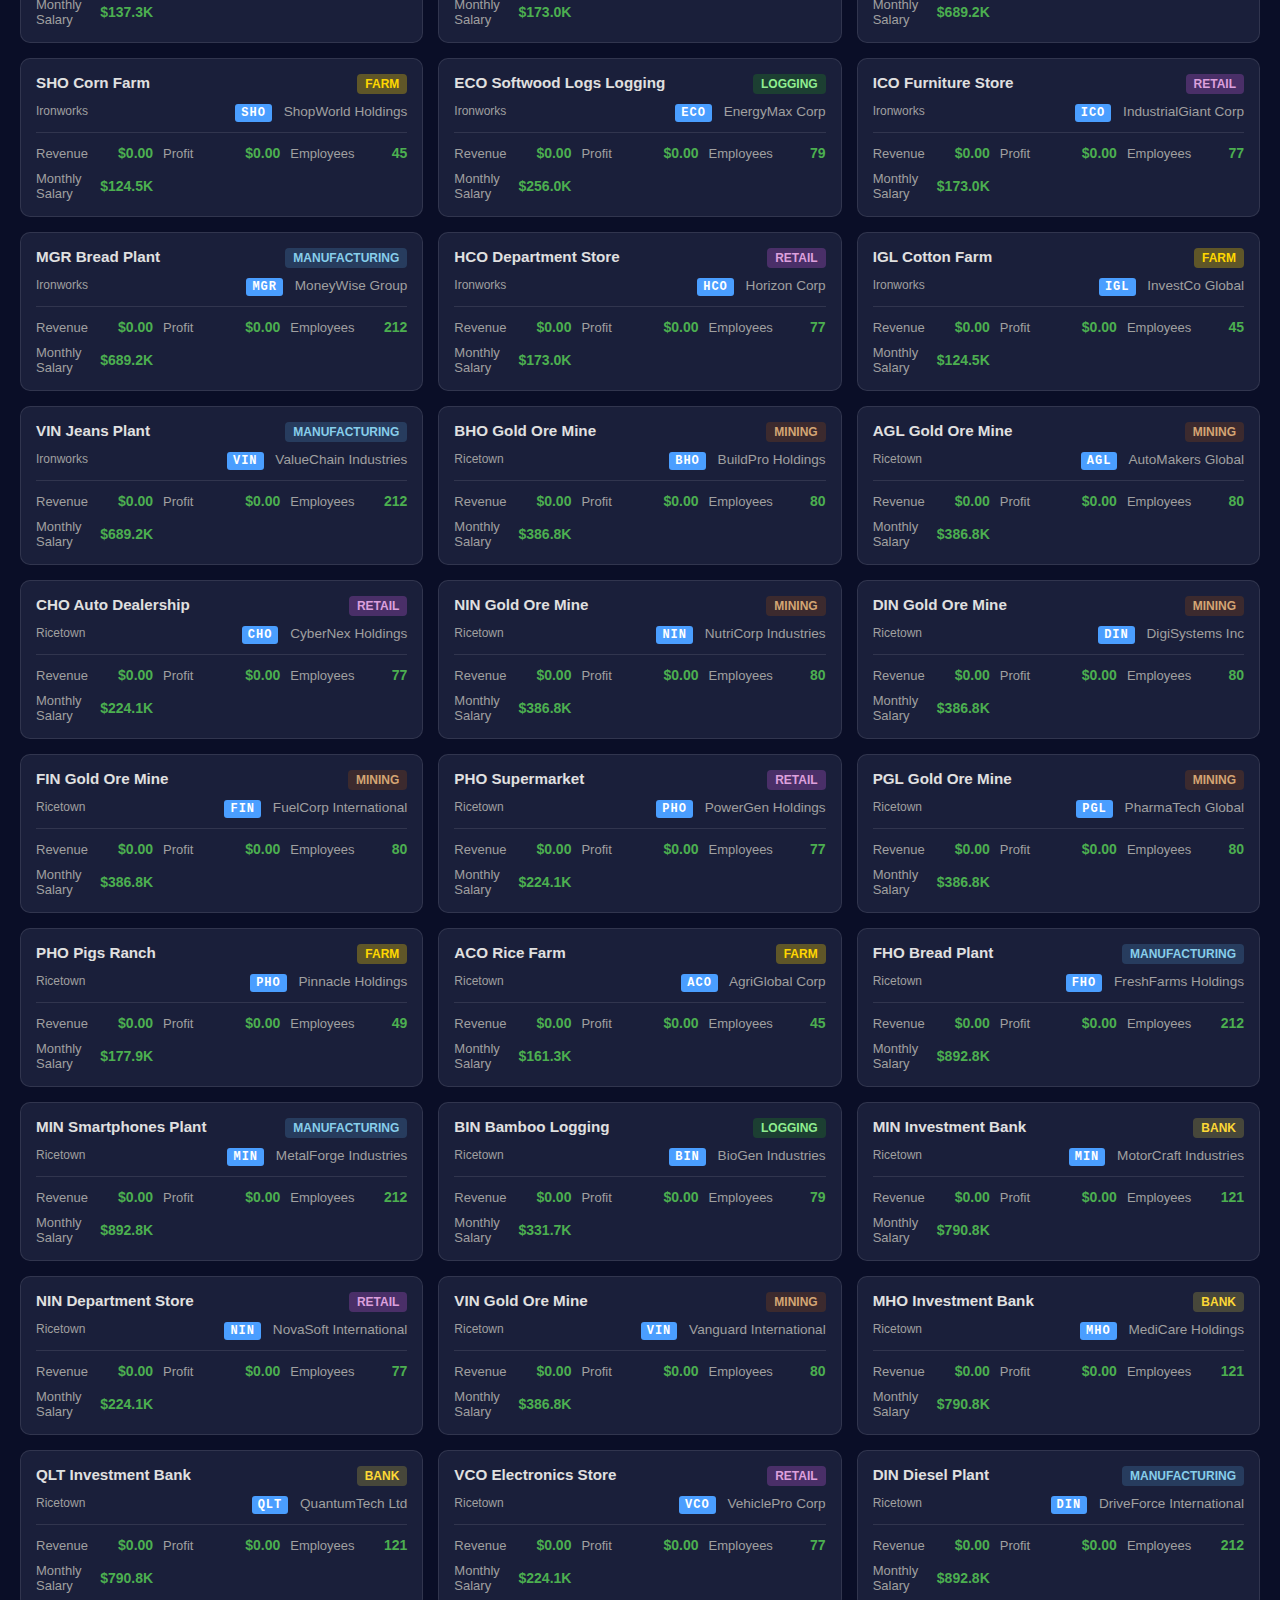
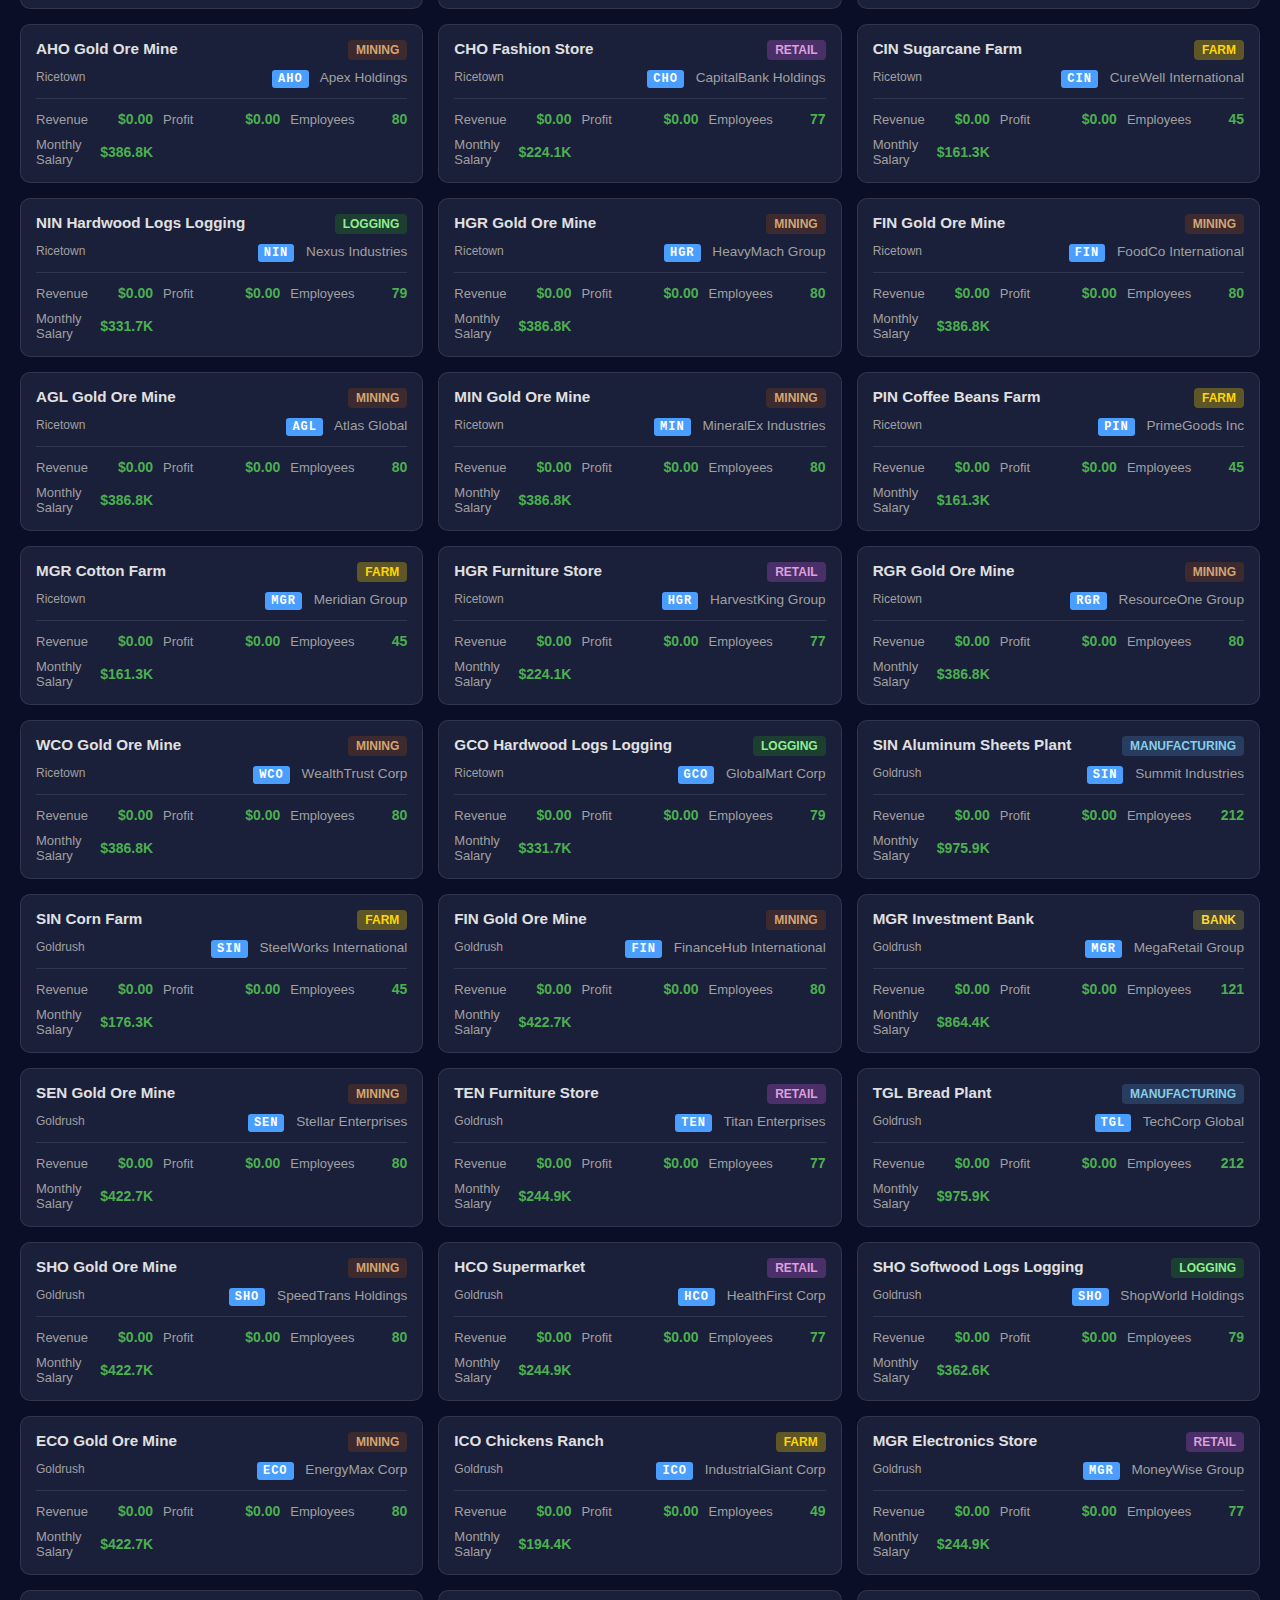
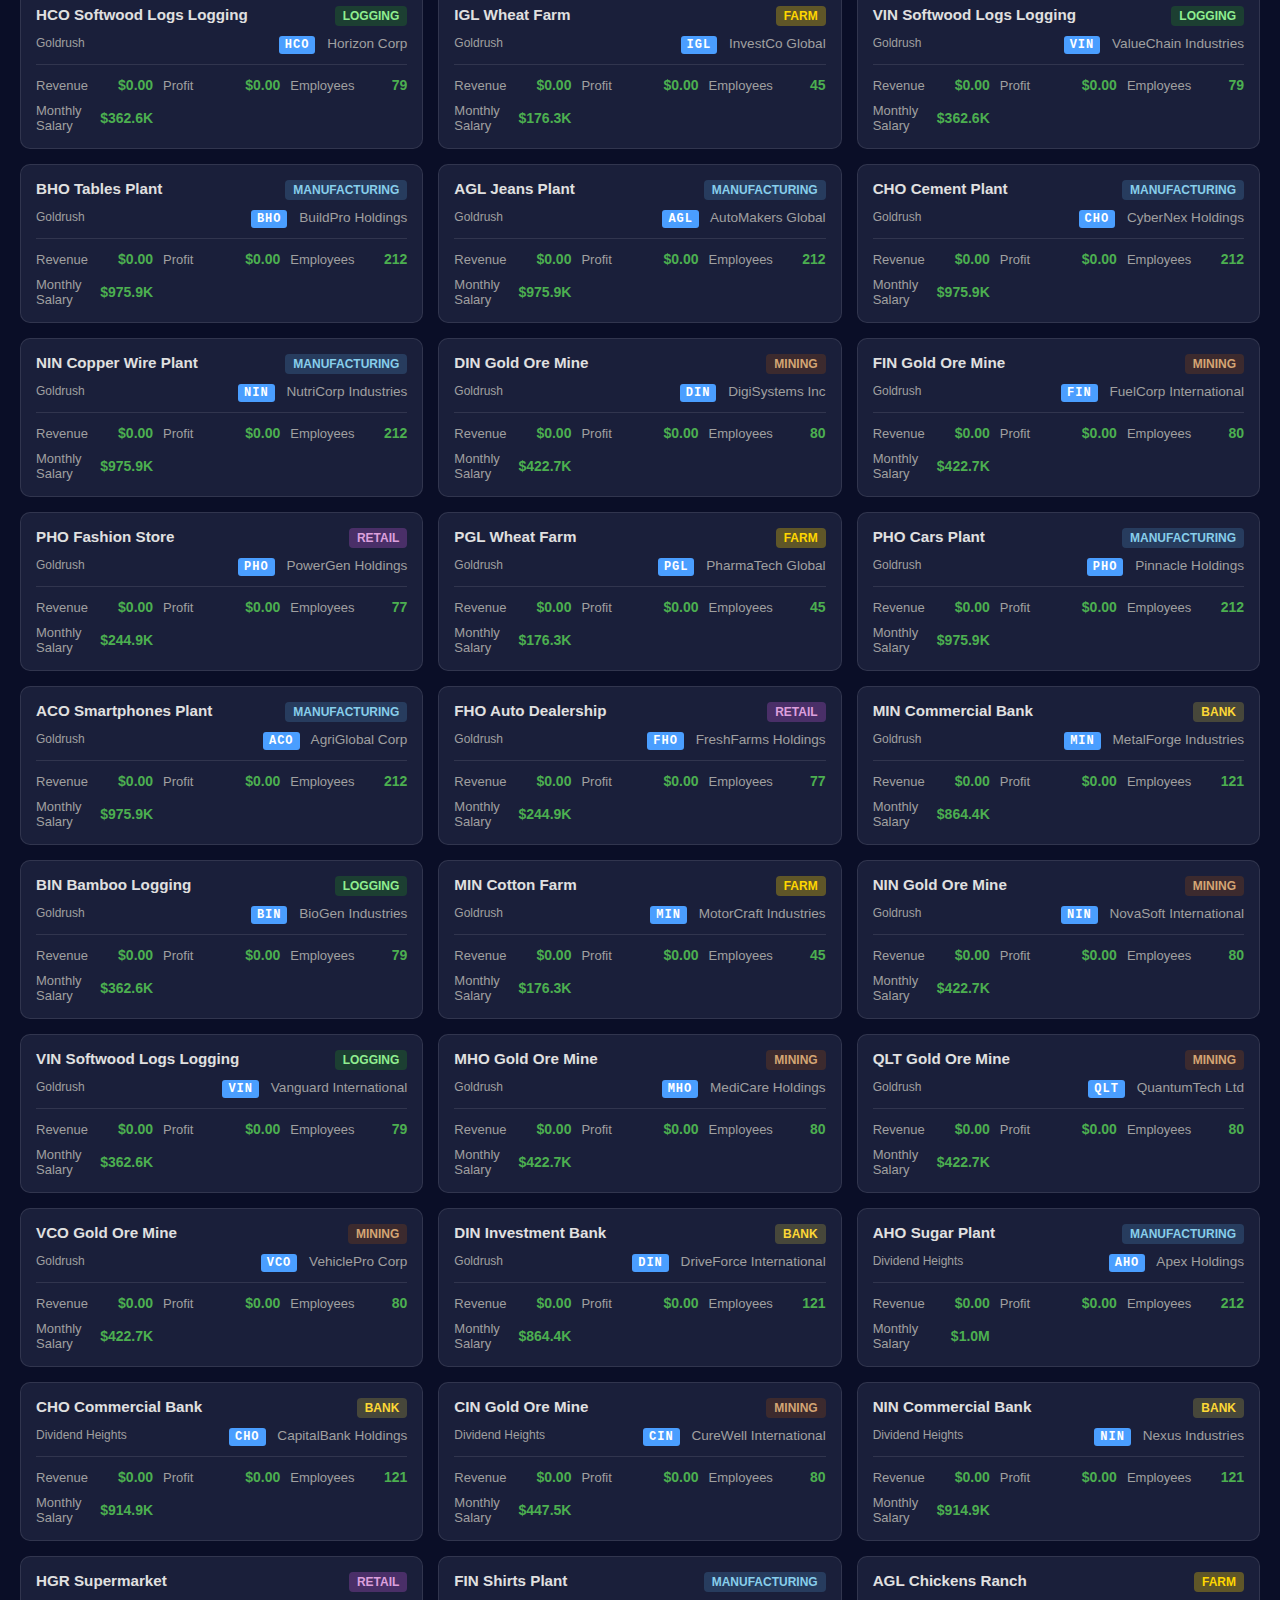
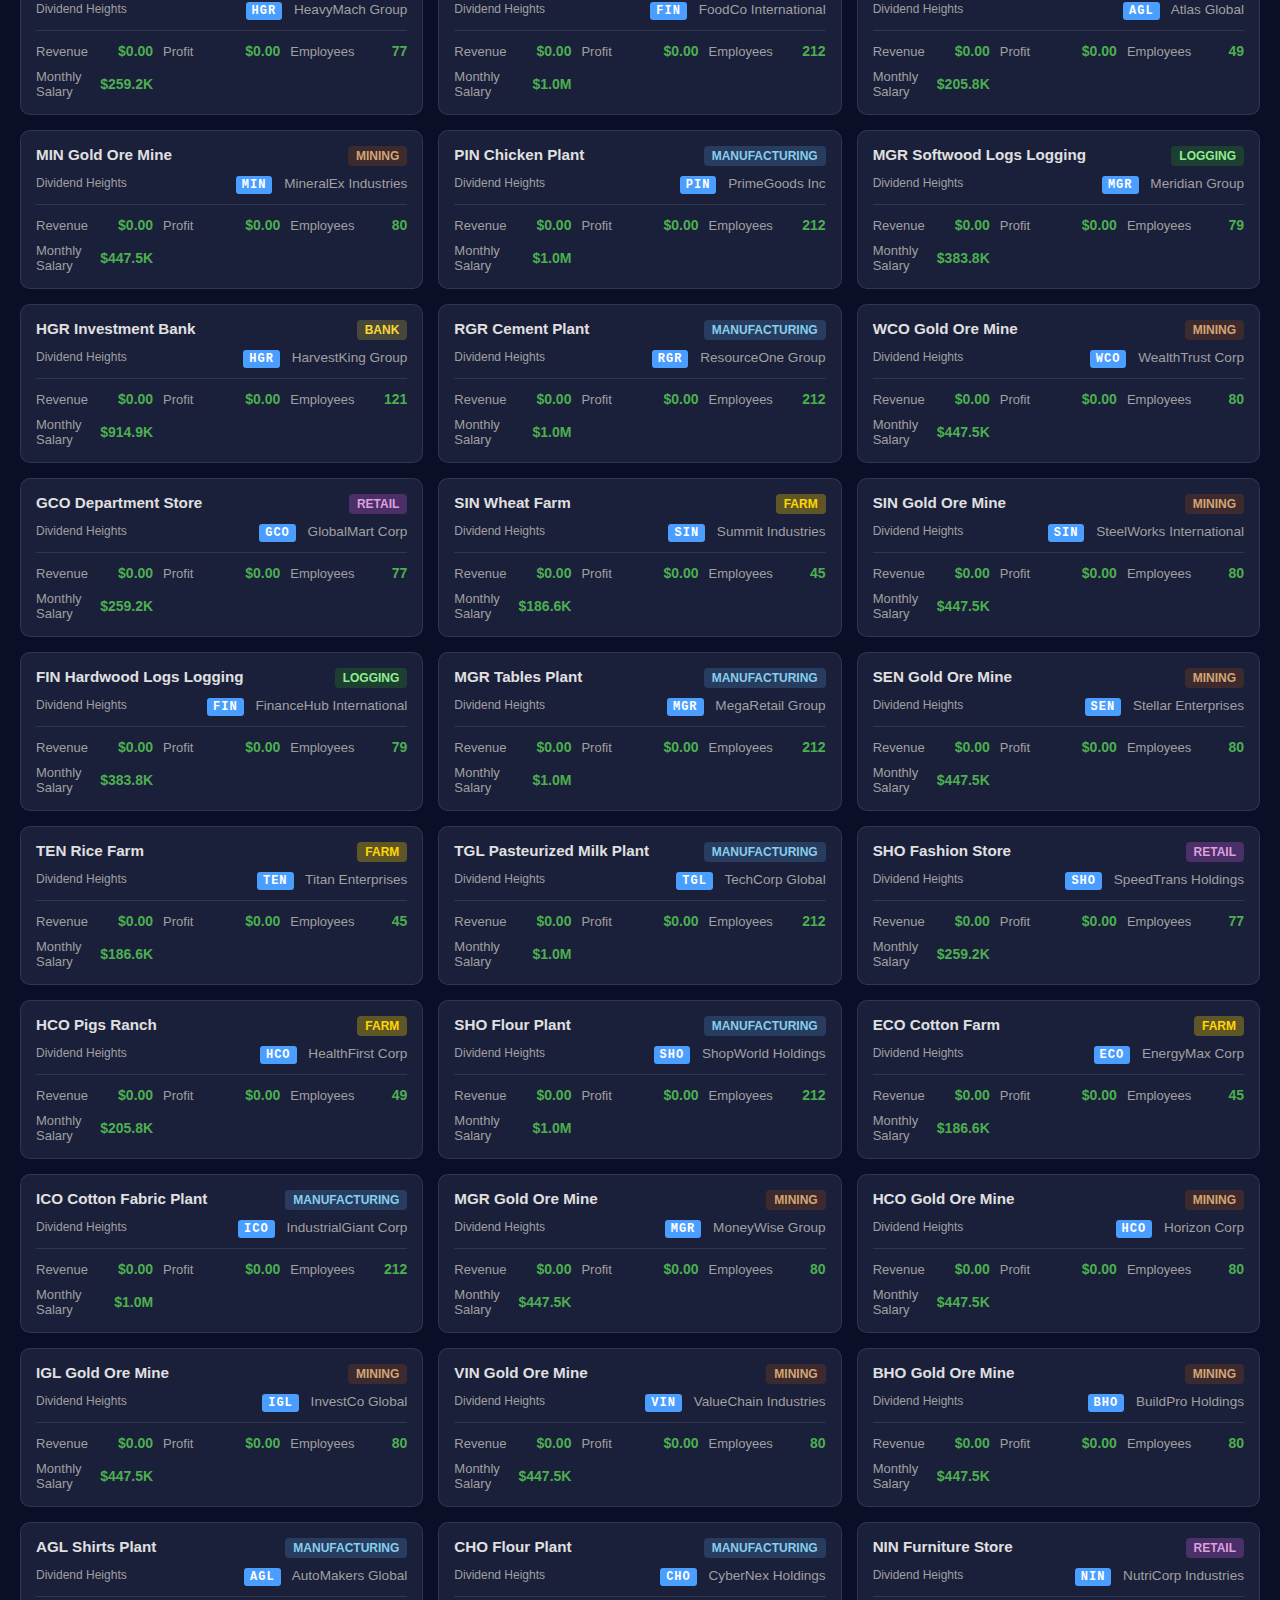
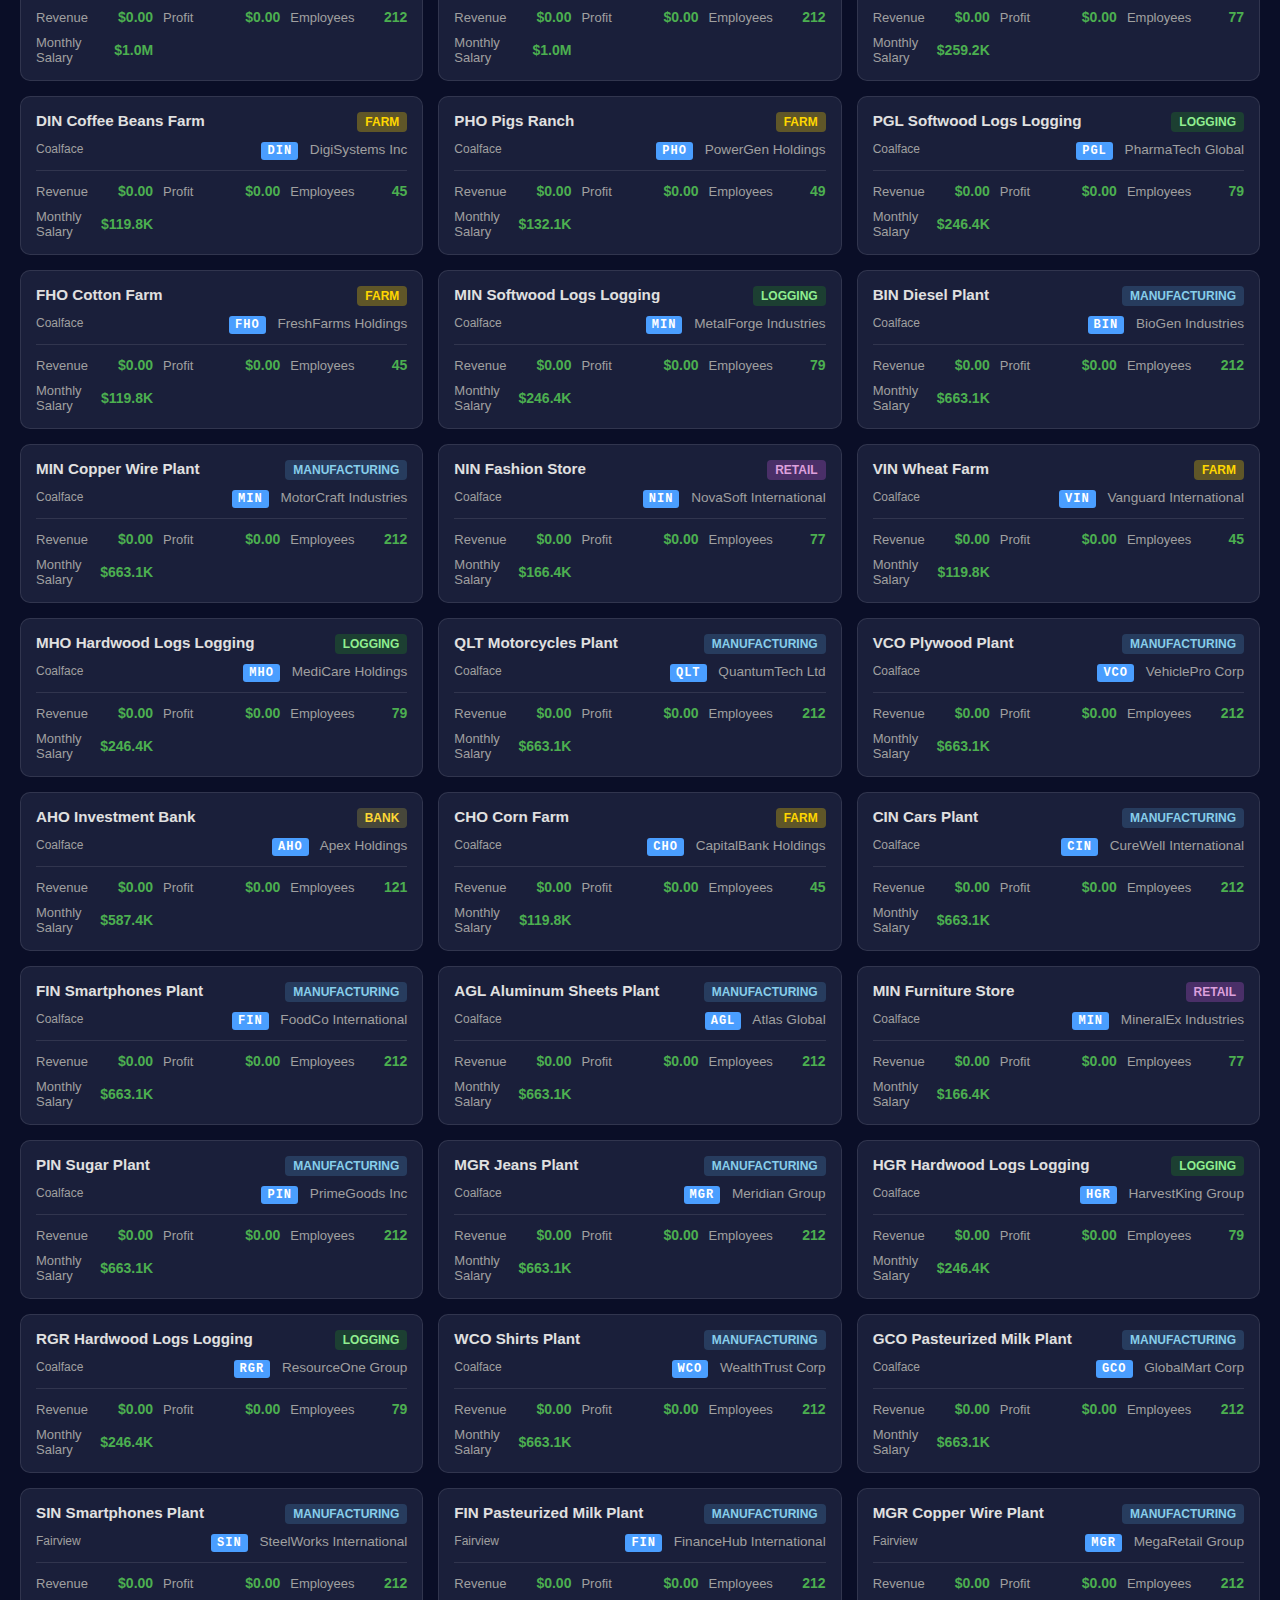
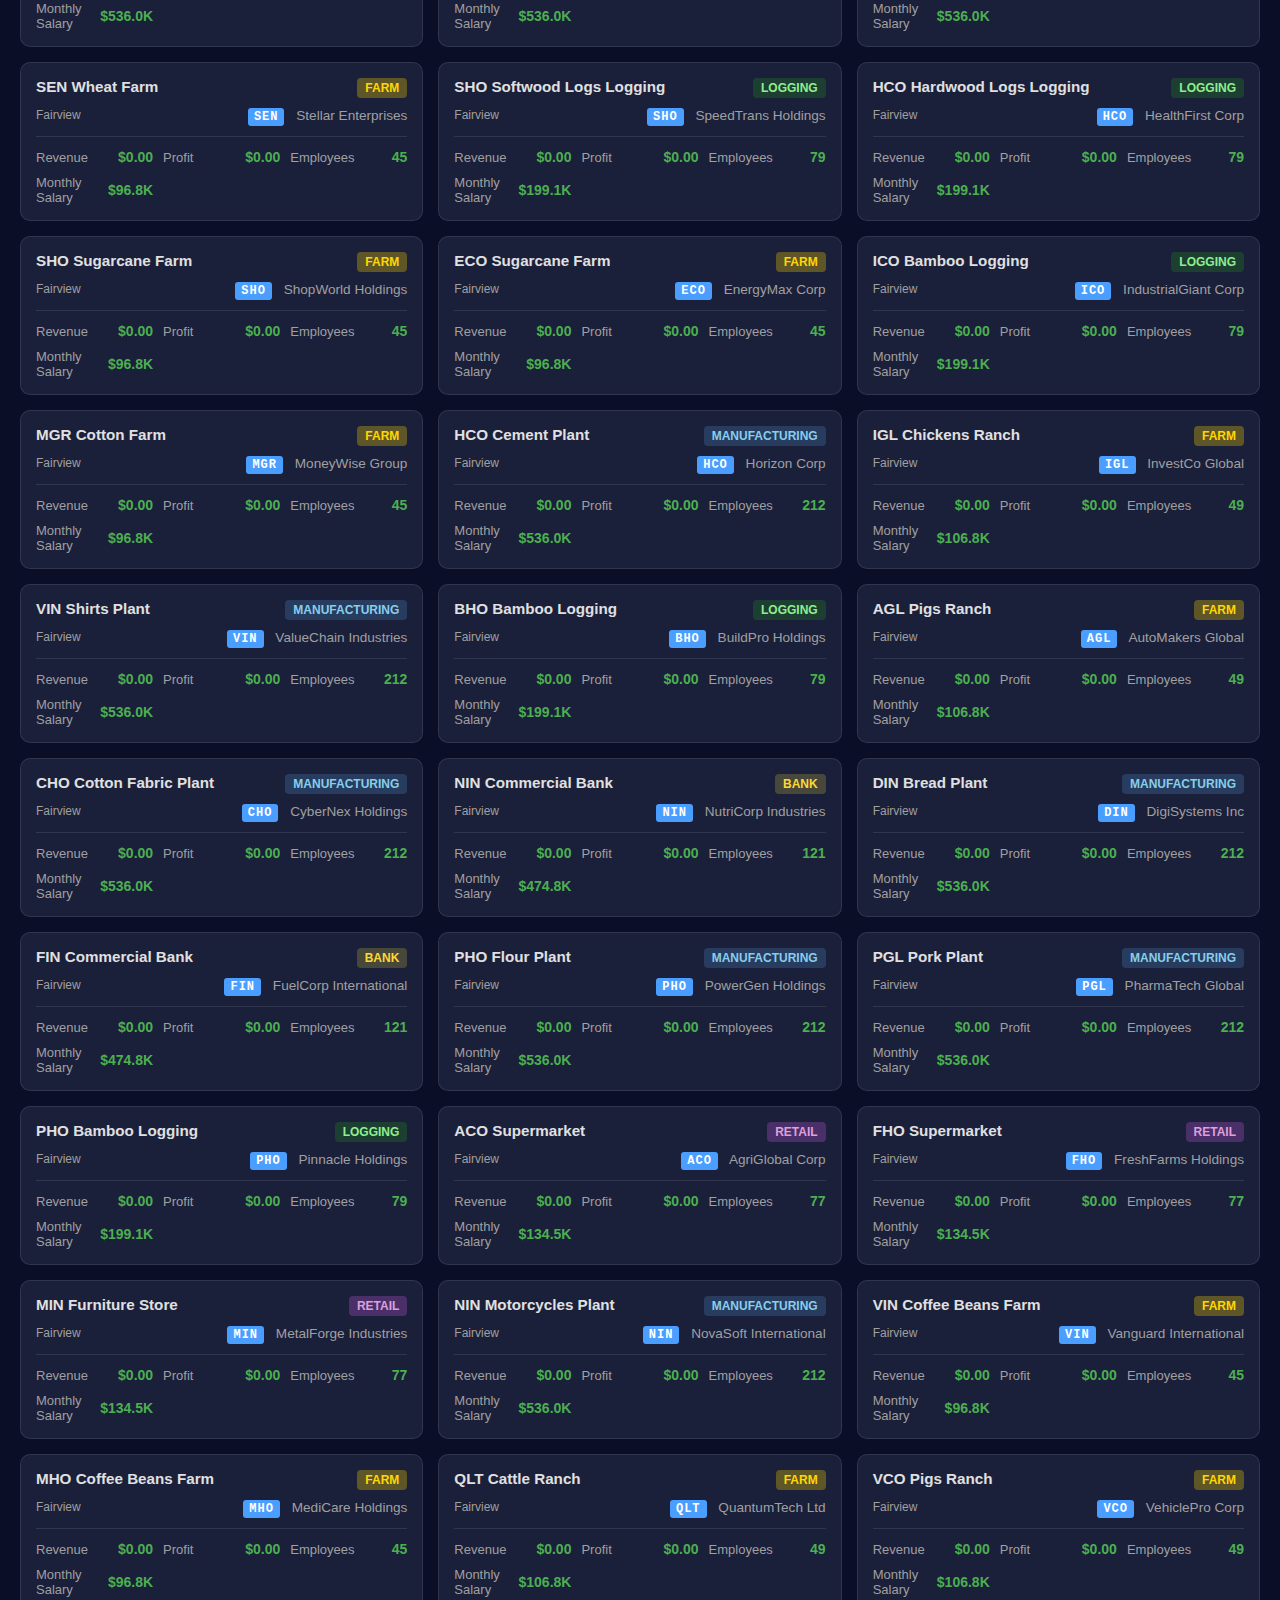
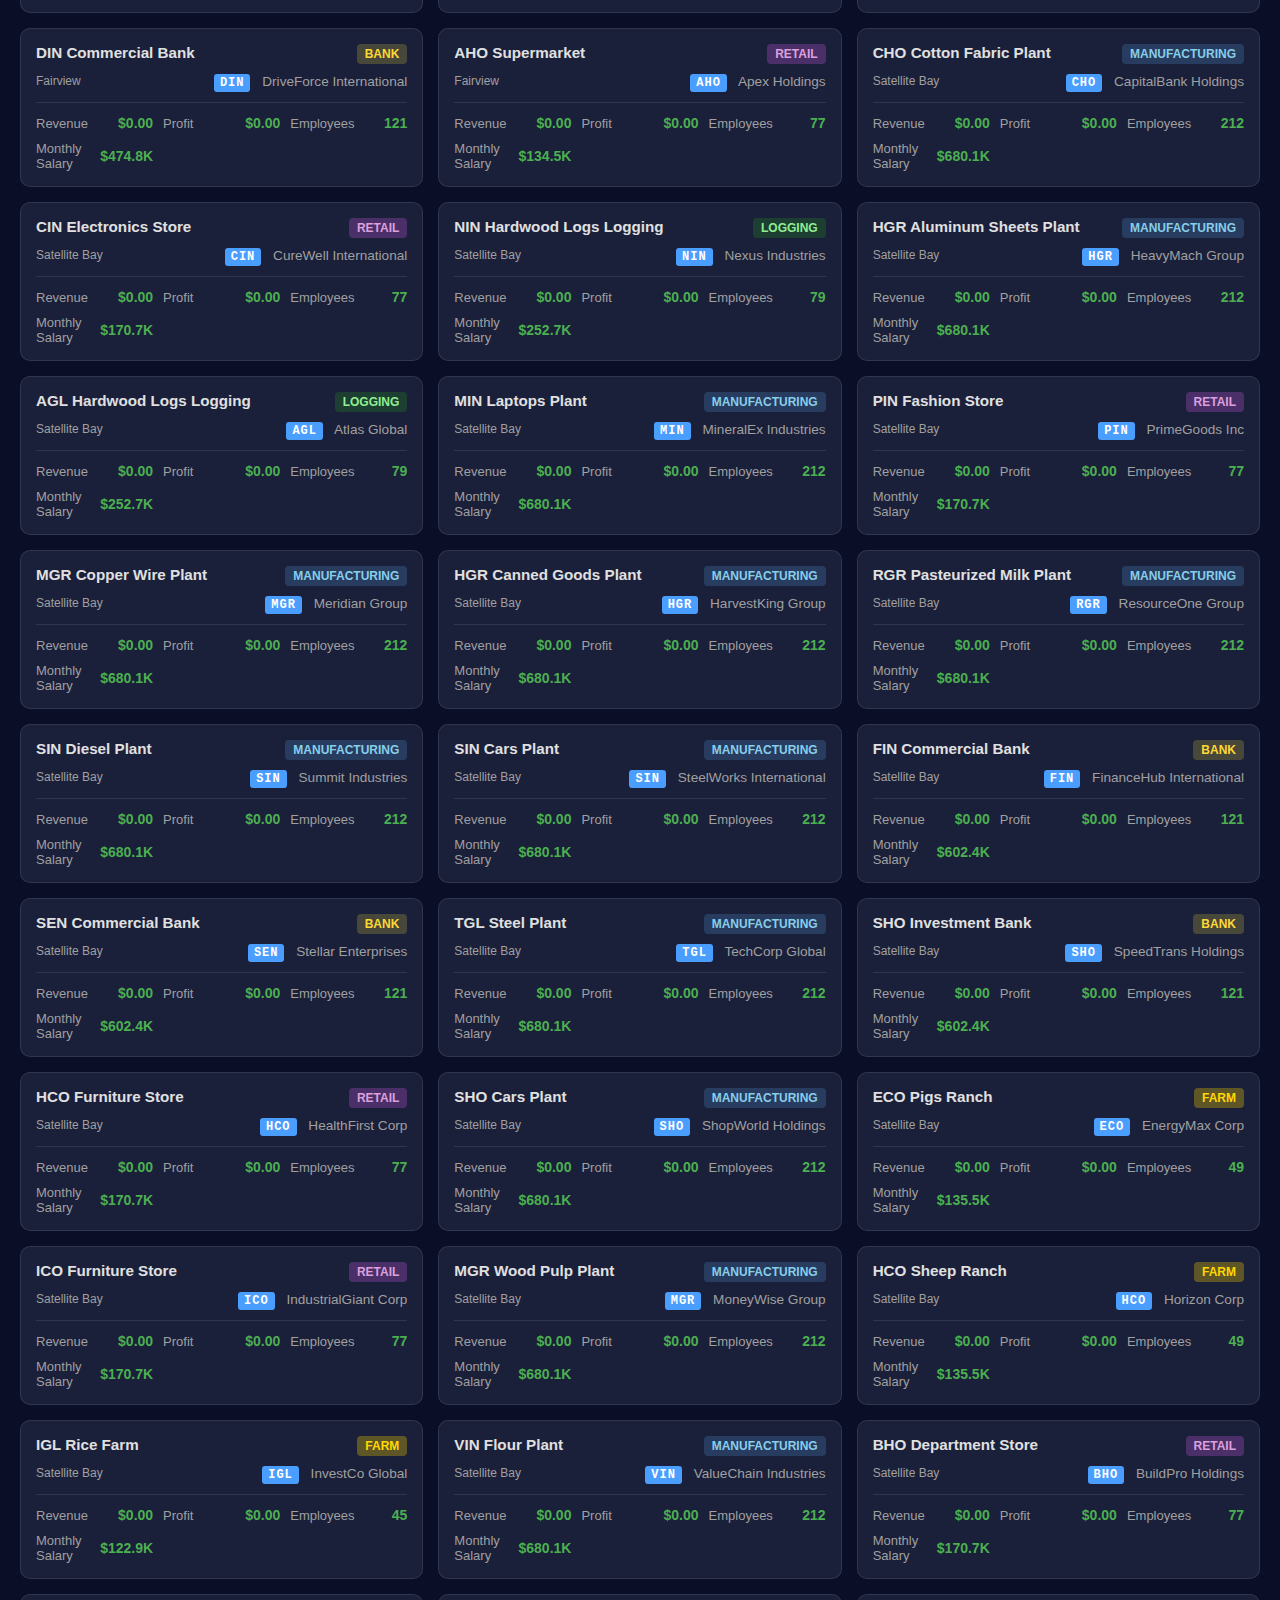
<file: firms.html>
<!-- firms.html -->
<!DOCTYPE html>
<html lang="en">
<head>
    <meta charset="UTF-8">
    <meta name="viewport" content="width=device-width, initial-scale=1.0">
    <title>Firms - Economic Simulation</title>
    <link rel="stylesheet" href="css/styles.css">
</head>
<body>
    <!-- Navigation -->
    <nav class="page-nav">
        <a href="index.html" class="nav-link">Dashboard</a>
        <a href="global-economy.html" class="nav-link">Global Economy</a>
        <a href="corporations.html" class="nav-link">Corporations</a>
        <a href="market-activity.html" class="nav-link">Market Activity</a>
        <a href="contracts.html" class="nav-link">Contracts</a>
        <a href="world-map.html" class="nav-link">World Map</a>
        <a href="cities.html" class="nav-link">Cities</a>
        <a href="products.html" class="nav-link">Products</a>
        <a href="transportation.html" class="nav-link">Transportation</a>
        <a href="feed.html" class="nav-link">Feed</a>
    </nav>

    <!-- Header -->
    <header class="header">
        <div class="game-clock">
            <div class="clock-display">
                <div class="clock-info">
                    <div class="date-time" id="game-date">2025-01-01 00:00</div>
                    <div class="time-meta">
                        <span class="status-indicator status-running" id="status-indicator"></span>
                        <span id="status-text">Running</span> • 1 second = 1 game hour
                    </div>
                </div>
                <div class="real-time-info">
                    <div class="time-meta">Real Time Elapsed</div>
                    <div class="real-time-display" id="real-time">00:00:00</div>
                </div>
            </div>
            <div class="controls">
                <button class="btn btn-play" id="btn-play">Play</button>
                <button class="btn btn-pause" id="btn-pause">Pause</button>
                <button class="btn btn-speed" data-speed="8">8x</button>
                <button class="btn btn-speed" data-speed="4">4x</button>
                <button class="btn btn-speed" data-speed="2">2x</button>
                <button class="btn btn-speed" data-speed="1">1x</button>
            </div>
        </div>
    </header>

    <!-- Main Content - Firm List -->
    <main class="main-container" id="firms-list-view">
        <section class="page-header">
            <h1>Firms</h1>
            <div class="card-badge" id="all-firms-count">0 Firms</div>
        </section>

        <!-- Summary Stats -->
        <section class="card full-width">
            <div class="card-header">
                <div class="card-title">Firms Summary</div>
            </div>
            <div class="firms-summary-stats" id="firms-summary-stats">
                <!-- Filled by JS -->
            </div>
        </section>

        <!-- Sort and Filter -->
        <section class="firms-controls">
            <div class="firms-sort">
                <label>Sort by:</label>
                <select id="firms-sort-select">
                    <option value="profit-desc">Profit (High to Low)</option>
                    <option value="profit-asc">Profit (Low to High)</option>
                    <option value="revenue-desc">Revenue (High to Low)</option>
                    <option value="employees-desc">Employees (High to Low)</option>
                    <option value="orders-desc">Orders Won (High to Low)</option>
                    <option value="name-asc">Name (A-Z)</option>
                </select>
            </div>
            <div class="firms-filter">
                <label>Type:</label>
                <select id="firms-type-filter">
                    <option value="all">All Types</option>
                    <option value="MINING">Mining</option>
                    <option value="LOGGING">Logging</option>
                    <option value="FARM">Farm</option>
                    <option value="MANUFACTURING">Manufacturing</option>
                    <option value="RETAIL">Retail</option>
                </select>
            </div>
            <div class="firms-filter">
                <label>Corporation:</label>
                <select id="firms-corp-filter">
                    <option value="all">All Corporations</option>
                    <!-- Filled by JS -->
                </select>
            </div>
            <div class="firms-search">
                <input type="text" id="firms-search-input" placeholder="Search firms...">
            </div>
        </section>

        <!-- Firms Grid -->
        <section class="firms-grid" id="all-firms-grid">
            <!-- Filled by JS -->
        </section>
    </main>

    <!-- Firm Detail View (hidden by default) -->
    <div id="firm-detail-view" class="detail-view hidden">
        <div class="detail-header">
            <button class="btn btn-back" id="btn-back">← Back to Firms</button>
            <h2 id="firm-detail-name">Firm Name</h2>
            <span class="firm-type-badge large" id="firm-type-badge"></span>
        </div>
        <div class="detail-content">
            <!-- Overview Grid -->
            <div class="firm-detail-grid">
                <div class="card">
                    <div class="card-header">
                        <div class="card-title">Overview</div>
                    </div>
                    <div id="firm-overview-stats"></div>
                </div>
                <div class="card">
                    <div class="card-header">
                        <div class="card-title">Financials</div>
                    </div>
                    <div id="firm-financial-stats"></div>
                </div>
                <div class="card">
                    <div class="card-header">
                        <div class="card-title">Production</div>
                    </div>
                    <div id="firm-production-stats"></div>
                </div>
            </div>

            <!-- Type-specific details -->
            <div class="card">
                <div class="card-header">
                    <div class="card-title" id="firm-specific-title">Details</div>
                </div>
                <div id="firm-specific-details"></div>
            </div>

            <!-- Products & Sales -->
            <div class="card">
                <div class="card-header">
                    <div class="card-title">Products & Inventory</div>
                </div>
                <div id="firm-products-info"></div>
            </div>

            <!-- Labor Structure -->
            <div class="card">
                <div class="card-header">
                    <div class="card-title">Labor Structure</div>
                    <div class="card-badge" id="firm-employees-count">0 Employees</div>
                </div>
                <div id="firm-labor-stats"></div>
            </div>

            <!-- Supply Contracts -->
            <div class="card">
                <div class="card-header">
                    <div class="card-title">Supply Contracts</div>
                    <div class="card-badge" id="firm-contracts-count">0 Contracts</div>
                </div>
                <div class="firm-contracts-summary" id="firm-contracts-summary"></div>
                <div class="firm-contracts-section">
                    <div class="contracts-section-header">As Supplier</div>
                    <div class="firm-contracts-supplier-list" id="firm-contracts-supplier-list"></div>
                </div>
                <div class="firm-contracts-section">
                    <div class="contracts-section-header">As Buyer</div>
                    <div class="firm-contracts-buyer-list" id="firm-contracts-buyer-list"></div>
                </div>
            </div>

            <!-- Market Orders & Bids -->
            <div class="card">
                <div class="card-header">
                    <div class="card-title">Market Orders & Bids</div>
                    <div class="card-badge" id="firm-orders-count">0 Orders</div>
                </div>
                <div class="firm-bids-summary" id="firm-bids-summary"></div>
                <div class="firm-bids-section">
                    <div class="bids-section-header">Orders Won (Pending Delivery)</div>
                    <div class="firm-orders-won-list" id="firm-orders-won-list"></div>
                </div>
                <div class="firm-bids-section">
                    <div class="bids-section-header">Active Bids</div>
                    <div class="firm-active-bids-list" id="firm-active-bids-list"></div>
                </div>
                <div class="firm-bids-section">
                    <div class="bids-section-header">Completed Deliveries</div>
                    <div class="firm-completed-orders-list" id="firm-completed-orders-list"></div>
                </div>
            </div>

            <!-- Recent Transactions -->
            <div class="card">
                <div class="card-header">
                    <div class="card-title">Recent Sales</div>
                    <div class="card-badge" id="firm-sales-count">0 Sales</div>
                </div>
                <div class="firm-sales-table-container">
                    <table class="firm-sales-table">
                        <thead>
                            <tr>
                                <th>Time</th>
                                <th>Buyer</th>
                                <th>Product</th>
                                <th>Qty</th>
                                <th>Price</th>
                                <th>Total</th>
                            </tr>
                        </thead>
                        <tbody id="firm-sales-tbody"></tbody>
                    </table>
                </div>
            </div>

            <div class="card">
                <div class="card-header">
                    <div class="card-title">Recent Purchases</div>
                    <div class="card-badge" id="firm-purchases-count">0 Purchases</div>
                </div>
                <div class="firm-sales-table-container">
                    <table class="firm-sales-table">
                        <thead>
                            <tr>
                                <th>Time</th>
                                <th>Seller</th>
                                <th>Product</th>
                                <th>Qty</th>
                                <th>Price</th>
                                <th>Total</th>
                            </tr>
                        </thead>
                        <tbody id="firm-purchases-tbody"></tbody>
                    </table>
                </div>
            </div>
        </div>
    </div>

    <script type="module" src="js/pages/firms.js"></script>
</body>
</html>
</file>
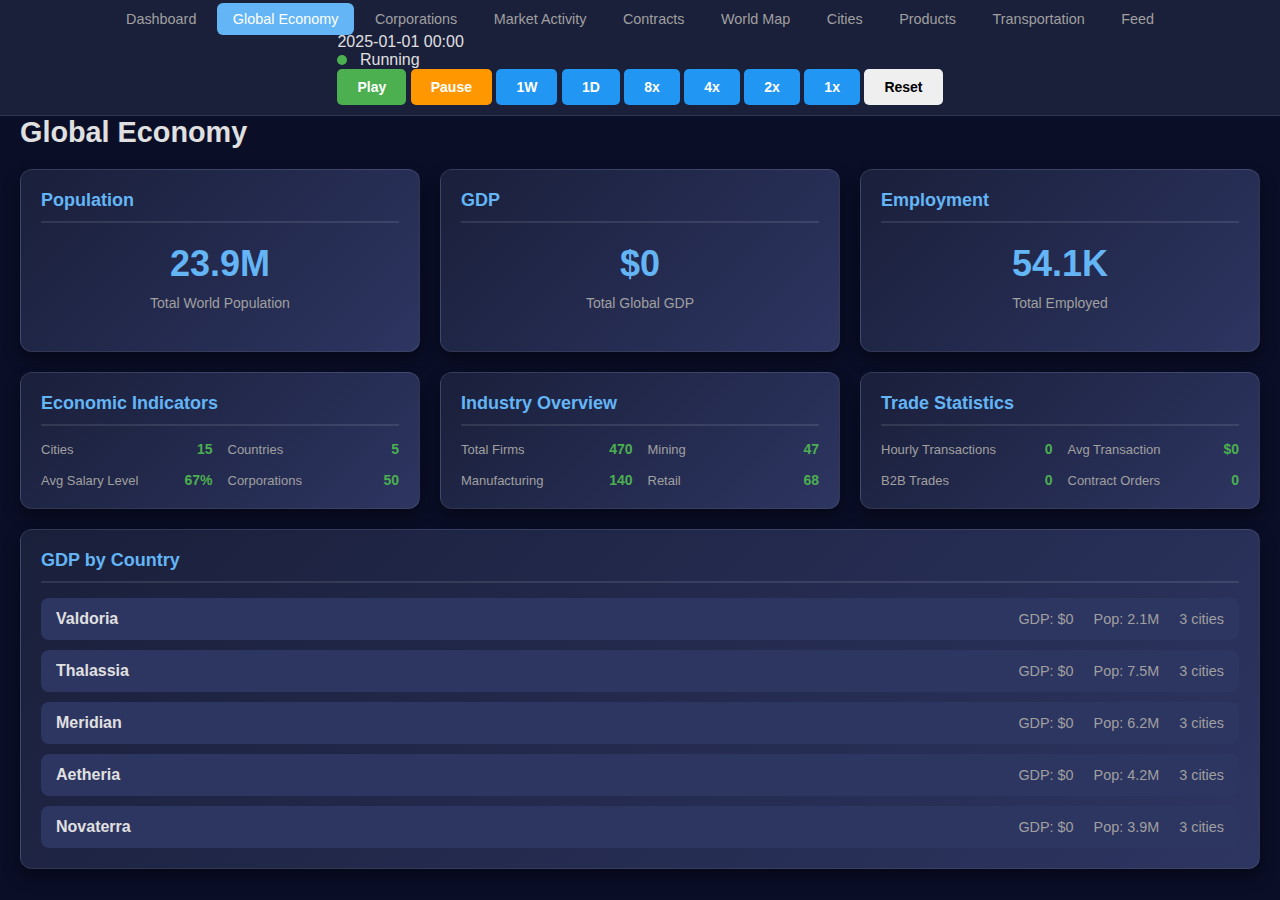
<file: global-economy.html>
<!-- global-economy.html -->
<!DOCTYPE html>
<html lang="en">
<head>
    <meta charset="UTF-8">
    <meta name="viewport" content="width=device-width, initial-scale=1.0">
    <title>Global Economy - Economic Simulation</title>
    <link rel="stylesheet" href="css/styles.css">
</head>
<body>
    <!-- Navigation with Game Controls -->
    <nav class="page-nav" role="navigation" aria-label="Main navigation">
        <div class="nav-links">
            <a href="index.html" class="nav-link">Dashboard</a>
            <a href="global-economy.html" class="nav-link active">Global Economy</a>
            <a href="corporations.html" class="nav-link">Corporations</a>
            <a href="market-activity.html" class="nav-link">Market Activity</a>
            <a href="contracts.html" class="nav-link">Contracts</a>
            <a href="world-map.html" class="nav-link">World Map</a>
            <a href="cities.html" class="nav-link">Cities</a>
            <a href="products.html" class="nav-link">Products</a>
            <a href="transportation.html" class="nav-link">Transportation</a>
            <a href="feed.html" class="nav-link">Feed</a>
        </div>
        <div class="nav-game-clock">
            <div class="nav-clock-display">
                <div class="nav-date-time" id="game-date">2025-01-01 00:00</div>
                <div class="nav-status">
                    <span class="status-indicator status-running" id="status-indicator"></span>
                    <span id="status-text">Running</span>
                </div>
            </div>
            <div class="nav-controls" role="group" aria-label="Simulation controls">
                <button class="btn btn-play" id="btn-play">Play</button>
                <button class="btn btn-pause" id="btn-pause">Pause</button>
                <button class="btn btn-speed" data-speed="168">1W</button>
                <button class="btn btn-speed" data-speed="24">1D</button>
                <button class="btn btn-speed" data-speed="8">8x</button>
                <button class="btn btn-speed" data-speed="4">4x</button>
                <button class="btn btn-speed" data-speed="2">2x</button>
                <button class="btn btn-speed" data-speed="1">1x</button>
                <button class="btn btn-reset" id="btn-reset">Reset</button>
            </div>
        </div>
    </nav>

    <!-- Main Content -->
    <main class="main-container">
        <section class="page-header">
            <h1>Global Economy</h1>
        </section>

        <!-- Key Metrics -->
        <section class="grid">
            <div class="card">
                <div class="card-header">
                    <div class="card-title">Population</div>
                </div>
                <div class="metric-big" id="total-population">0</div>
                <div class="metric-label">Total World Population</div>
            </div>
            <div class="card">
                <div class="card-header">
                    <div class="card-title">GDP</div>
                </div>
                <div class="metric-big" id="total-gdp">$0</div>
                <div class="metric-label">Total Global GDP</div>
            </div>
            <div class="card">
                <div class="card-header">
                    <div class="card-title">Employment</div>
                </div>
                <div class="metric-big" id="total-employed">0</div>
                <div class="metric-label">Total Employed</div>
            </div>
        </section>

        <!-- Detailed Stats -->
        <section class="grid">
            <div class="card">
                <div class="card-header">
                    <div class="card-title">Economic Indicators</div>
                </div>
                <div class="stats-grid">
                    <div class="stat-item">
                        <span class="stat-label">Cities</span>
                        <span class="stat-value" id="city-count">0</span>
                    </div>
                    <div class="stat-item">
                        <span class="stat-label">Countries</span>
                        <span class="stat-value" id="country-count">0</span>
                    </div>
                    <div class="stat-item">
                        <span class="stat-label">Avg Salary Level</span>
                        <span class="stat-value" id="avg-salary-level">0%</span>
                    </div>
                    <div class="stat-item">
                        <span class="stat-label">Corporations</span>
                        <span class="stat-value" id="corp-count">0</span>
                    </div>
                </div>
            </div>
            <div class="card">
                <div class="card-header">
                    <div class="card-title">Industry Overview</div>
                </div>
                <div class="stats-grid">
                    <div class="stat-item">
                        <span class="stat-label">Total Firms</span>
                        <span class="stat-value" id="total-firms">0</span>
                    </div>
                    <div class="stat-item">
                        <span class="stat-label">Mining</span>
                        <span class="stat-value" id="mining-count">0</span>
                    </div>
                    <div class="stat-item">
                        <span class="stat-label">Manufacturing</span>
                        <span class="stat-value" id="manufacturing-count">0</span>
                    </div>
                    <div class="stat-item">
                        <span class="stat-label">Retail</span>
                        <span class="stat-value" id="retail-count">0</span>
                    </div>
                </div>
            </div>
            <div class="card">
                <div class="card-header">
                    <div class="card-title">Trade Statistics</div>
                </div>
                <div class="stats-grid">
                    <div class="stat-item">
                        <span class="stat-label">Hourly Transactions</span>
                        <span class="stat-value" id="hourly-transactions">0</span>
                    </div>
                    <div class="stat-item">
                        <span class="stat-label">Avg Transaction</span>
                        <span class="stat-value" id="avg-transaction">$0</span>
                    </div>
                    <div class="stat-item">
                        <span class="stat-label">B2B Trades</span>
                        <span class="stat-value" id="b2b-count">0</span>
                    </div>
                    <div class="stat-item">
                        <span class="stat-label">Contract Orders</span>
                        <span class="stat-value" id="gm-orders-count">0</span>
                    </div>
                </div>
            </div>
        </section>

        <!-- GDP by Country -->
        <section class="card full-width">
            <div class="card-header">
                <div class="card-title">GDP by Country</div>
            </div>
            <div class="country-gdp-list" id="country-gdp-list">
                <!-- Filled by JS -->
            </div>
        </section>
    </main>

    <script type="module" src="js/pages/global-economy.js"></script>
</body>
</html>
</file>
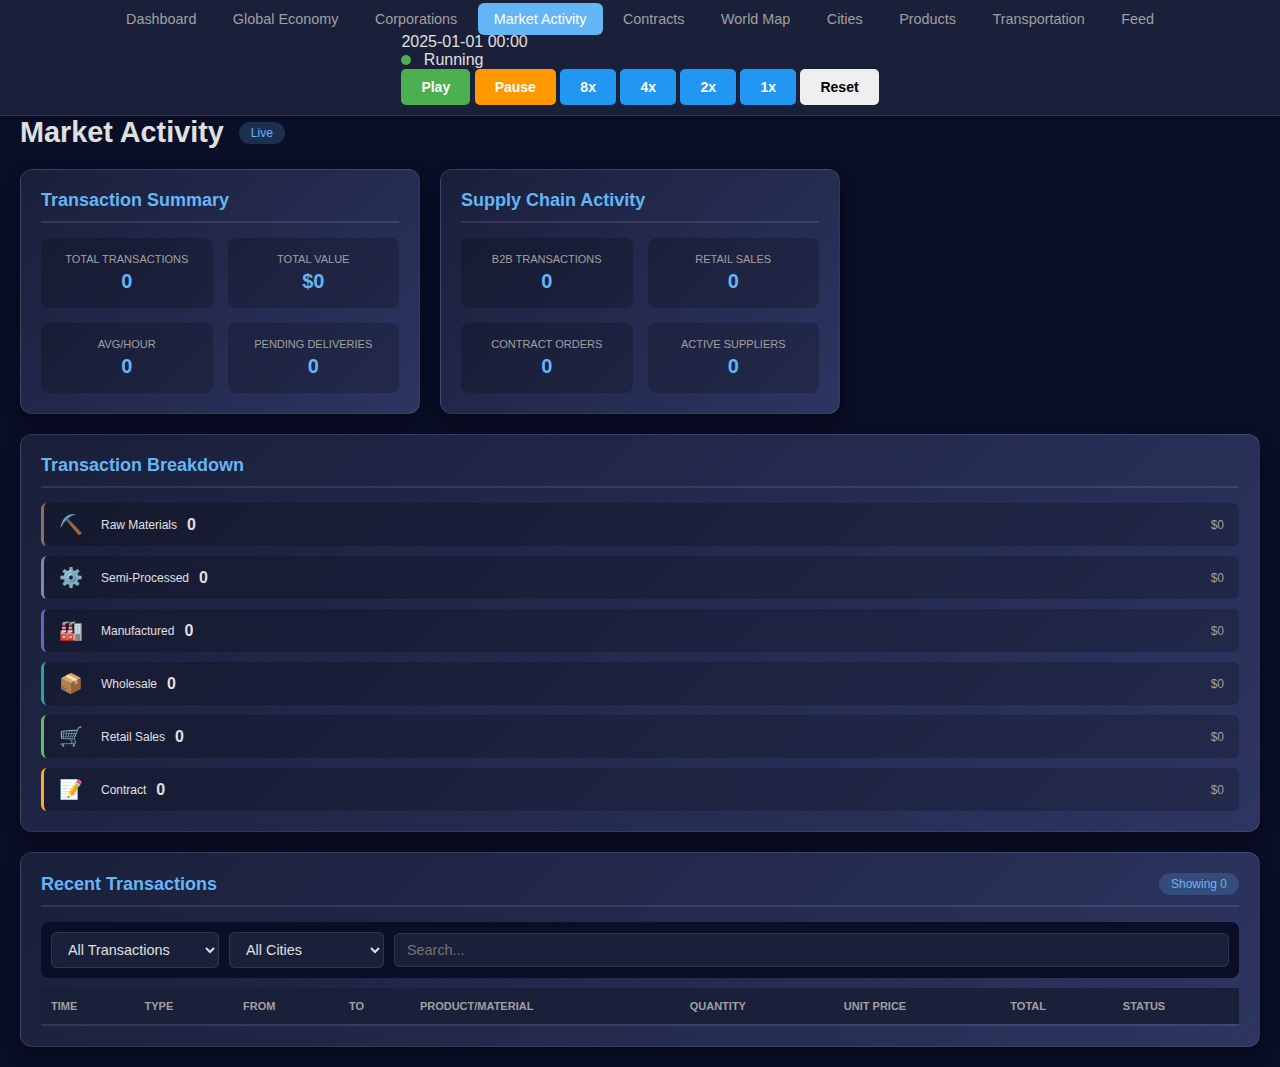
<file: market-activity.html>
<!-- market-activity.html -->
<!DOCTYPE html>
<html lang="en">
<head>
    <meta charset="UTF-8">
    <meta name="viewport" content="width=device-width, initial-scale=1.0">
    <title>Market Activity - Economic Simulation</title>
    <link rel="stylesheet" href="css/styles.css">
</head>
<body>
    <!-- Navigation with Game Controls -->
    <nav class="page-nav" role="navigation" aria-label="Main navigation">
        <div class="nav-links">
            <a href="index.html" class="nav-link">Dashboard</a>
            <a href="global-economy.html" class="nav-link">Global Economy</a>
            <a href="corporations.html" class="nav-link">Corporations</a>
            <a href="market-activity.html" class="nav-link active">Market Activity</a>
            <a href="contracts.html" class="nav-link">Contracts</a>
            <a href="world-map.html" class="nav-link">World Map</a>
            <a href="cities.html" class="nav-link">Cities</a>
            <a href="products.html" class="nav-link">Products</a>
            <a href="transportation.html" class="nav-link">Transportation</a>
            <a href="feed.html" class="nav-link">Feed</a>
        </div>
        <div class="nav-game-clock">
            <div class="nav-clock-display">
                <div class="nav-date-time" id="game-date">2025-01-01 00:00</div>
                <div class="nav-status">
                    <span class="status-indicator status-running" id="status-indicator"></span>
                    <span id="status-text">Running</span>
                </div>
            </div>
            <div class="nav-controls" role="group" aria-label="Simulation controls">
                <button class="btn btn-play" id="btn-play">Play</button>
                <button class="btn btn-pause" id="btn-pause">Pause</button>
                <button class="btn btn-speed" data-speed="8">8x</button>
                <button class="btn btn-speed" data-speed="4">4x</button>
                <button class="btn btn-speed" data-speed="2">2x</button>
                <button class="btn btn-speed" data-speed="1">1x</button>
                <button class="btn btn-reset" id="btn-reset">Reset</button>
            </div>
        </div>
    </nav>

    <!-- Main Content -->
    <main class="main-container">
        <section class="page-header">
            <h1>Market Activity</h1>
            <div class="card-badge" id="market-activity-badge">Live</div>
        </section>

        <!-- Transaction Summary Stats -->
        <section class="market-summary-grid">
            <div class="card">
                <div class="card-header">
                    <div class="card-title">Transaction Summary</div>
                </div>
                <div class="market-summary-stats">
                    <div class="summary-stat">
                        <span class="summary-label">Total Transactions</span>
                        <span class="summary-value" id="total-transactions">0</span>
                    </div>
                    <div class="summary-stat">
                        <span class="summary-label">Total Value</span>
                        <span class="summary-value" id="total-value">$0</span>
                    </div>
                    <div class="summary-stat">
                        <span class="summary-label">Avg/Hour</span>
                        <span class="summary-value" id="avg-per-hour">0</span>
                    </div>
                    <div class="summary-stat">
                        <span class="summary-label">Pending Deliveries</span>
                        <span class="summary-value" id="pending-orders">0</span>
                    </div>
                </div>
            </div>
            <div class="card">
                <div class="card-header">
                    <div class="card-title">Supply Chain Activity</div>
                </div>
                <div class="market-summary-stats">
                    <div class="summary-stat">
                        <span class="summary-label">B2B Transactions</span>
                        <span class="summary-value" id="b2b-transactions">0</span>
                    </div>
                    <div class="summary-stat">
                        <span class="summary-label">Retail Sales</span>
                        <span class="summary-value" id="retail-transactions">0</span>
                    </div>
                    <div class="summary-stat">
                        <span class="summary-label">Contract Orders</span>
                        <span class="summary-value" id="contract-transactions">0</span>
                    </div>
                    <div class="summary-stat">
                        <span class="summary-label">Active Suppliers</span>
                        <span class="summary-value" id="active-suppliers">0</span>
                    </div>
                </div>
            </div>
        </section>

        <!-- Transaction Breakdown by Category -->
        <section class="card full-width">
            <div class="card-header">
                <div class="card-title">Transaction Breakdown</div>
            </div>
            <div class="transaction-breakdown" id="transaction-breakdown">
                <div class="breakdown-item tx-b2b-raw">
                    <span class="breakdown-icon">&#x26CF;&#xFE0F;</span>
                    <span class="breakdown-type">Raw Materials</span>
                    <span class="breakdown-count" id="cat-b2b-raw-count">0</span>
                    <span class="breakdown-value" id="cat-b2b-raw-value">$0</span>
                </div>
                <div class="breakdown-item tx-b2b-semi">
                    <span class="breakdown-icon">&#x2699;&#xFE0F;</span>
                    <span class="breakdown-type">Semi-Processed</span>
                    <span class="breakdown-count" id="cat-b2b-semi-count">0</span>
                    <span class="breakdown-value" id="cat-b2b-semi-value">$0</span>
                </div>
                <div class="breakdown-item tx-b2b-manufactured">
                    <span class="breakdown-icon">&#x1F3ED;</span>
                    <span class="breakdown-type">Manufactured</span>
                    <span class="breakdown-count" id="cat-b2b-manufactured-count">0</span>
                    <span class="breakdown-value" id="cat-b2b-manufactured-value">$0</span>
                </div>
                <div class="breakdown-item tx-b2b-wholesale">
                    <span class="breakdown-icon">&#x1F4E6;</span>
                    <span class="breakdown-type">Wholesale</span>
                    <span class="breakdown-count" id="cat-b2b-wholesale-count">0</span>
                    <span class="breakdown-value" id="cat-b2b-wholesale-value">$0</span>
                </div>
                <div class="breakdown-item tx-b2c-retail">
                    <span class="breakdown-icon">&#x1F6D2;</span>
                    <span class="breakdown-type">Retail Sales</span>
                    <span class="breakdown-count" id="cat-b2c-retail-count">0</span>
                    <span class="breakdown-value" id="cat-b2c-retail-value">$0</span>
                </div>
                <div class="breakdown-item tx-contract">
                    <span class="breakdown-icon">&#x1F4DD;</span>
                    <span class="breakdown-type">Contract</span>
                    <span class="breakdown-count" id="cat-contract-count">0</span>
                    <span class="breakdown-value" id="cat-contract-value">$0</span>
                </div>
            </div>
        </section>

        <!-- Recent Transactions Table -->
        <section class="card full-width">
            <div class="card-header">
                <div class="card-title">Recent Transactions</div>
                <div class="card-badge" id="showing-transactions">Showing 50</div>
            </div>
            <div class="transaction-controls">
                <select id="transaction-type-filter">
                    <option value="all">All Transactions</option>
                    <optgroup label="B2B Transactions">
                        <option value="B2B_RAW">Raw Materials</option>
                        <option value="B2B_SEMI">Semi-Processed</option>
                        <option value="B2B_MANUFACTURED">Manufactured</option>
                        <option value="B2B_WHOLESALE">Wholesale</option>
                    </optgroup>
                    <optgroup label="Consumer Transactions">
                        <option value="B2C_RETAIL">Retail Sales</option>
                    </optgroup>
                    <optgroup label="Other">
                        <option value="CONTRACT">Contract-Based</option>
                    </optgroup>
                </select>
                <select id="transaction-city-filter">
                    <option value="all">All Cities</option>
                </select>
                <input type="text" id="transaction-search" placeholder="Search...">
            </div>
            <div class="transactions-table-container">
                <table class="transactions-table" id="transactions-table">
                    <thead>
                        <tr>
                            <th>Time</th>
                            <th>Type</th>
                            <th>From</th>
                            <th>To</th>
                            <th>Product/Material</th>
                            <th>Quantity</th>
                            <th>Unit Price</th>
                            <th>Total</th>
                            <th>Status</th>
                        </tr>
                    </thead>
                    <tbody id="transactions-tbody">
                        <!-- Filled by JS -->
                    </tbody>
                </table>
            </div>
        </section>
    </main>

    <script type="module" src="js/pages/market-activity.js"></script>
</body>
</html>
</file>
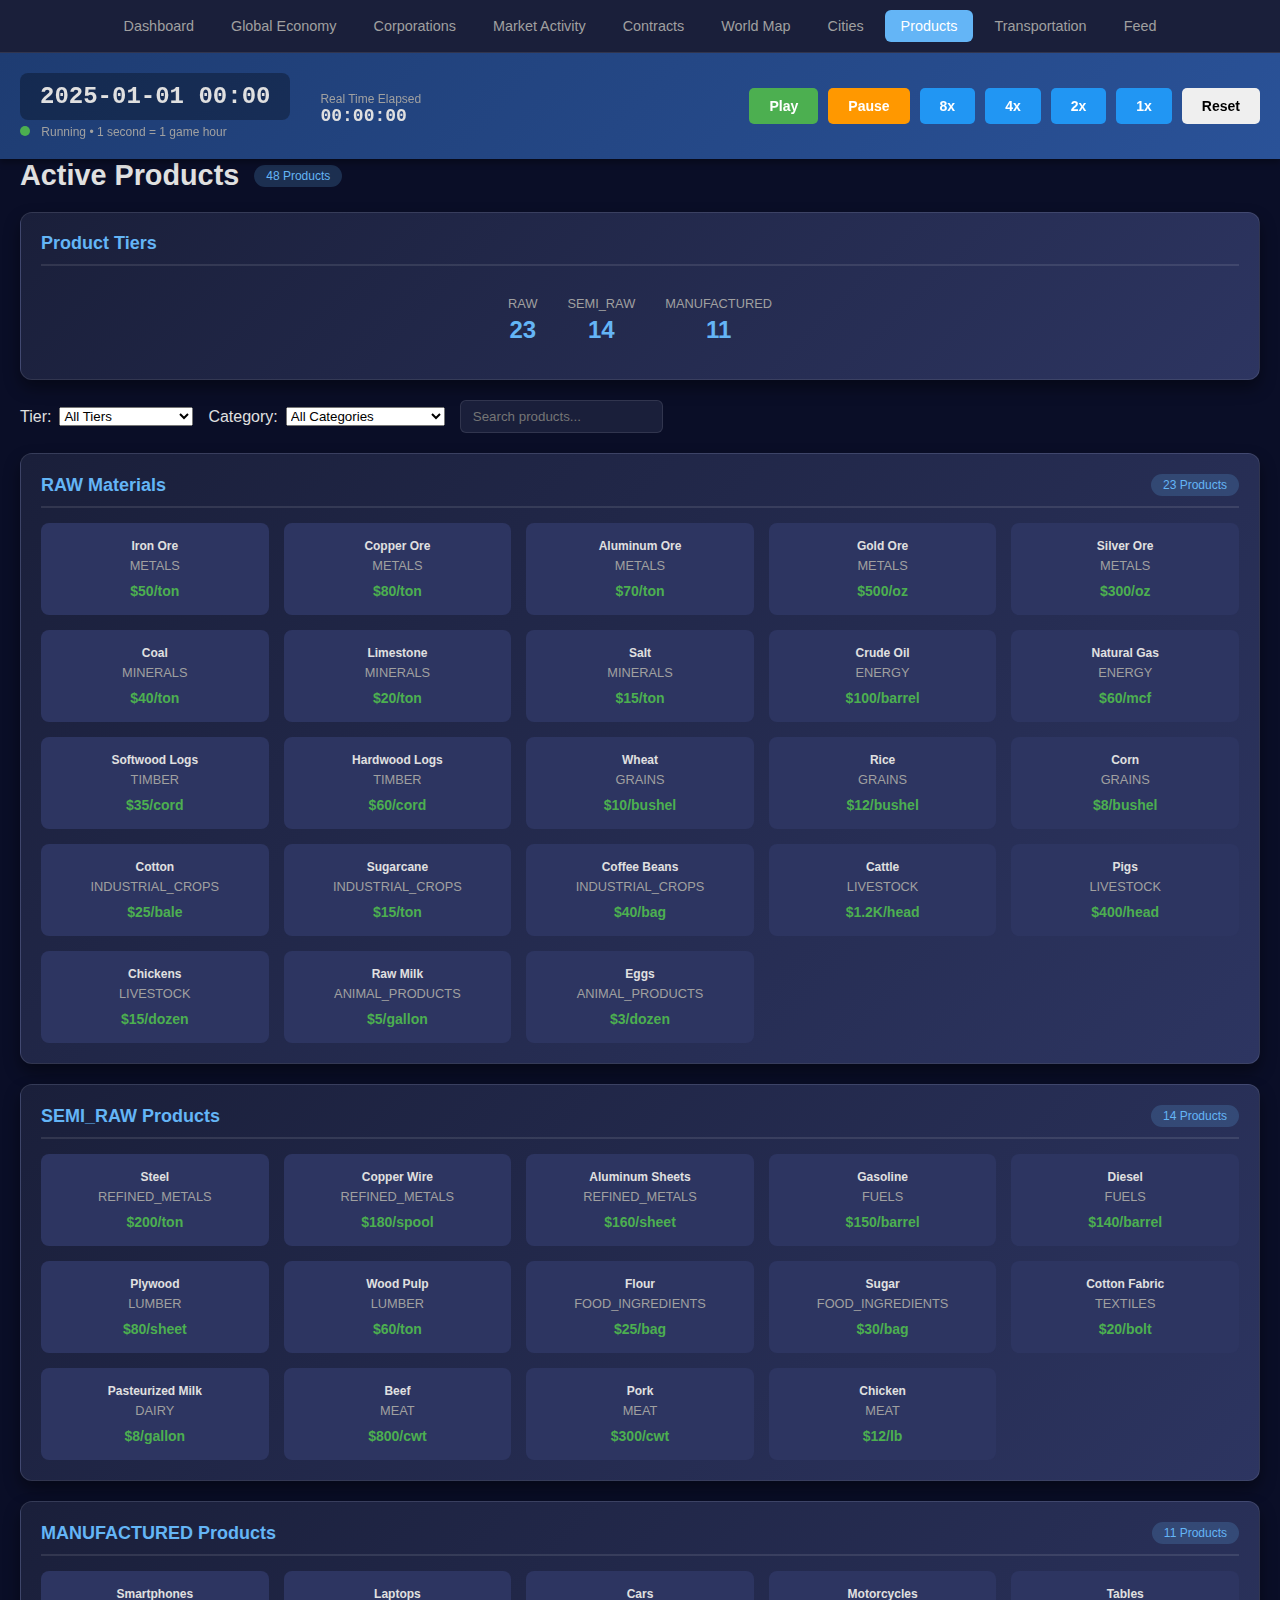
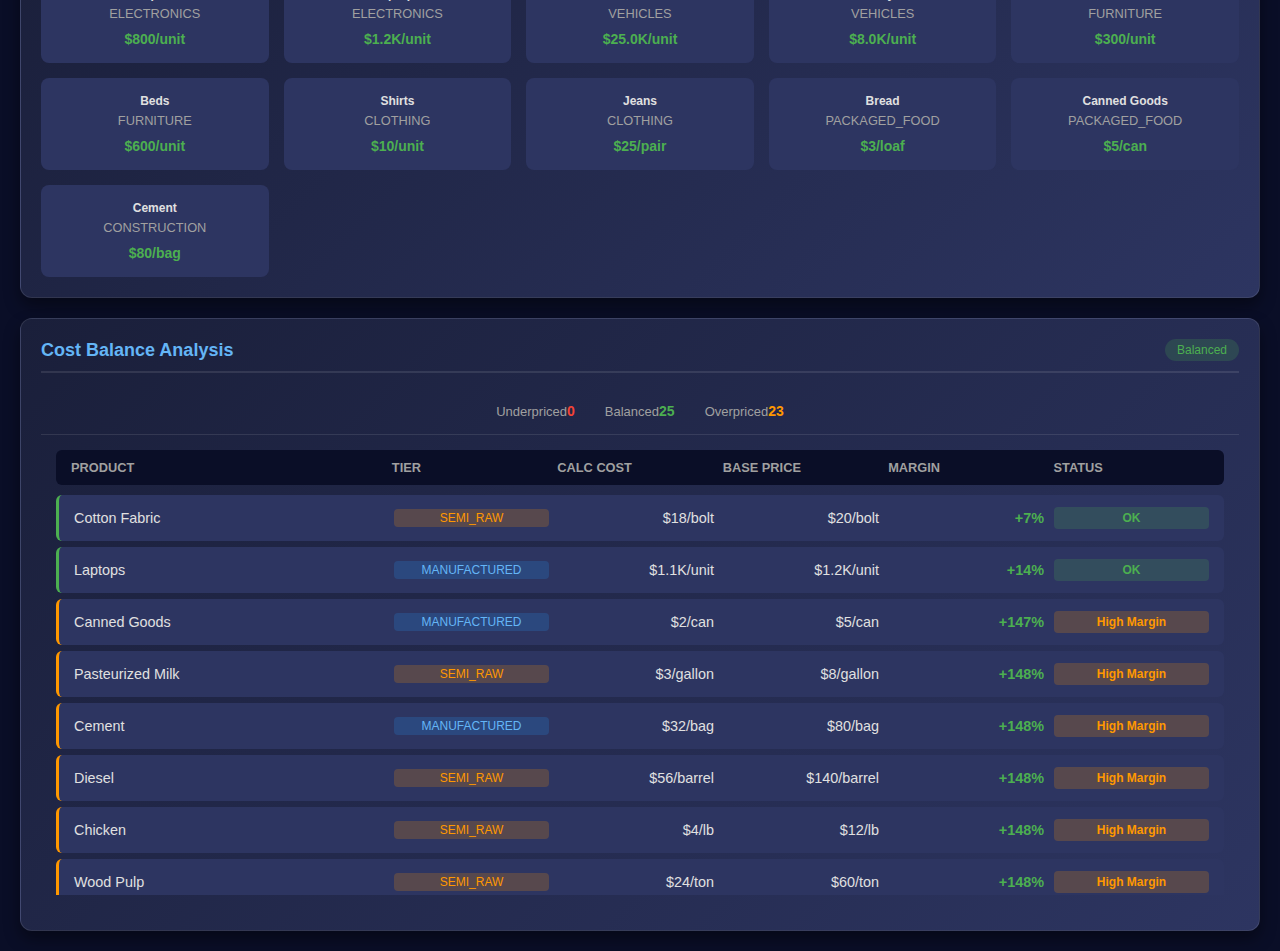
<file: products.html>
<!-- products.html -->
<!DOCTYPE html>
<html lang="en">
<head>
    <meta charset="UTF-8">
    <meta name="viewport" content="width=device-width, initial-scale=1.0">
    <title>Products - Economic Simulation</title>
    <link rel="stylesheet" href="css/styles.css">
</head>
<body>
    <!-- Navigation -->
    <nav class="page-nav">
        <a href="index.html" class="nav-link">Dashboard</a>
        <a href="global-economy.html" class="nav-link">Global Economy</a>
        <a href="corporations.html" class="nav-link">Corporations</a>
        <a href="market-activity.html" class="nav-link">Market Activity</a>
        <a href="contracts.html" class="nav-link">Contracts</a>
        <a href="world-map.html" class="nav-link">World Map</a>
        <a href="cities.html" class="nav-link">Cities</a>
        <a href="products.html" class="nav-link active">Products</a>
        <a href="transportation.html" class="nav-link">Transportation</a>
        <a href="feed.html" class="nav-link">Feed</a>
    </nav>

    <!-- Header -->
    <header class="header">
        <div class="game-clock">
            <div class="clock-display">
                <div class="clock-info">
                    <div class="date-time" id="game-date">2025-01-01 00:00</div>
                    <div class="time-meta">
                        <span class="status-indicator status-running" id="status-indicator"></span>
                        <span id="status-text">Running</span> • 1 second = 1 game hour
                    </div>
                </div>
                <div class="real-time-info">
                    <div class="time-meta">Real Time Elapsed</div>
                    <div class="real-time-display" id="real-time">00:00:00</div>
                </div>
            </div>
            <div class="controls">
                <button class="btn btn-play" id="btn-play">Play</button>
                <button class="btn btn-pause" id="btn-pause">Pause</button>
                <button class="btn btn-speed" data-speed="8">8x</button>
                <button class="btn btn-speed" data-speed="4">4x</button>
                <button class="btn btn-speed" data-speed="2">2x</button>
                <button class="btn btn-speed" data-speed="1">1x</button>
                <button class="btn btn-reset" id="btn-reset">Reset</button>
            </div>
        </div>
    </header>

    <!-- Main Content -->
    <main class="main-container">
        <section class="page-header">
            <h1>Active Products</h1>
            <div class="card-badge" id="product-count">0 Products</div>
        </section>

        <!-- Product Tiers -->
        <section class="card full-width">
            <div class="card-header">
                <div class="card-title">Product Tiers</div>
            </div>
            <div class="product-tiers-summary" id="product-tiers-summary">
                <div class="tier-stat">
                    <span class="tier-label">RAW</span>
                    <span class="tier-count" id="raw-count">0</span>
                </div>
                <div class="tier-stat">
                    <span class="tier-label">SEMI_RAW</span>
                    <span class="tier-count" id="semi-raw-count">0</span>
                </div>
                <div class="tier-stat">
                    <span class="tier-label">MANUFACTURED</span>
                    <span class="tier-count" id="manufactured-count">0</span>
                </div>
            </div>
        </section>

        <!-- Filter Controls -->
        <section class="products-controls">
            <div class="products-filter">
                <label>Tier:</label>
                <select id="products-tier-filter">
                    <option value="all">All Tiers</option>
                    <option value="RAW">RAW</option>
                    <option value="SEMI_RAW">SEMI_RAW</option>
                    <option value="MANUFACTURED">MANUFACTURED</option>
                </select>
            </div>
            <div class="products-filter">
                <label>Category:</label>
                <select id="products-category-filter">
                    <option value="all">All Categories</option>
                    <!-- Filled by JS -->
                </select>
            </div>
            <div class="products-search">
                <input type="text" id="products-search-input" placeholder="Search products...">
            </div>
        </section>

        <!-- RAW Products -->
        <section class="card full-width">
            <div class="card-header">
                <div class="card-title">RAW Materials</div>
                <div class="card-badge" id="raw-badge">0 Products</div>
            </div>
            <div class="products-grid" id="raw-products-grid">
                <!-- Filled by JS -->
            </div>
        </section>

        <!-- SEMI_RAW Products -->
        <section class="card full-width">
            <div class="card-header">
                <div class="card-title">SEMI_RAW Products</div>
                <div class="card-badge" id="semi-raw-badge">0 Products</div>
            </div>
            <div class="products-grid" id="semi-raw-products-grid">
                <!-- Filled by JS -->
            </div>
        </section>

        <!-- MANUFACTURED Products -->
        <section class="card full-width">
            <div class="card-header">
                <div class="card-title">MANUFACTURED Products</div>
                <div class="card-badge" id="manufactured-badge">0 Products</div>
            </div>
            <div class="products-grid" id="manufactured-products-grid">
                <!-- Filled by JS -->
            </div>
        </section>

        <!-- Cost Analysis Section -->
        <section class="card full-width">
            <div class="card-header">
                <div class="card-title">Cost Balance Analysis</div>
                <div class="card-badge" id="balance-status">Analyzing...</div>
            </div>
            <div class="cost-analysis-summary" id="cost-analysis-summary">
                <div class="stats-grid">
                    <div class="stat-item">
                        <span class="stat-label">Underpriced</span>
                        <span class="stat-value cost-warning" id="underpriced-count">0</span>
                    </div>
                    <div class="stat-item">
                        <span class="stat-label">Balanced</span>
                        <span class="stat-value cost-ok" id="balanced-count">0</span>
                    </div>
                    <div class="stat-item">
                        <span class="stat-label">Overpriced</span>
                        <span class="stat-value cost-note" id="overpriced-count">0</span>
                    </div>
                </div>
            </div>
            <div class="cost-analysis-table" id="cost-analysis-table">
                <!-- Filled by JS -->
            </div>
        </section>
    </main>

    <!-- Product Detail View -->
    <div id="product-detail-view" class="detail-view hidden">
        <div class="detail-header">
            <button class="btn btn-back" id="btn-back-product">← Back to List</button>
            <h2 id="product-detail-name">Product Name</h2>
            <span class="product-tier-badge" id="product-tier-badge"></span>
        </div>
        <div class="detail-content">
            <div class="product-detail-grid">
                <div class="card">
                    <div class="card-header">
                        <div class="card-title">Product Info</div>
                    </div>
                    <div id="product-info"></div>
                </div>
                <div class="card">
                    <div class="card-header">
                        <div class="card-title">Pricing</div>
                    </div>
                    <div id="product-pricing"></div>
                </div>
                <div class="card">
                    <div class="card-header">
                        <div class="card-title">Inputs Required</div>
                    </div>
                    <div id="product-inputs"></div>
                </div>
            </div>
            <div class="card">
                <div class="card-header">
                    <div class="card-title">Cost Breakdown</div>
                    <div class="card-badge" id="product-cost-status">-</div>
                </div>
                <div id="product-cost-breakdown"></div>
            </div>
            <div class="card">
                <div class="card-header">
                    <div class="card-title">Producers</div>
                    <div class="card-badge" id="product-producers-count">0 Producers</div>
                </div>
                <div class="firms-list" id="product-producers-list"></div>
            </div>
            <div class="card">
                <div class="card-header">
                    <div class="card-title">Sellers</div>
                    <div class="card-badge" id="product-sellers-count">0 Sellers</div>
                </div>
                <div class="firms-list" id="product-sellers-list"></div>
            </div>
        </div>
    </div>

    <script type="module" src="js/pages/products.js"></script>
</body>
</html>
</file>
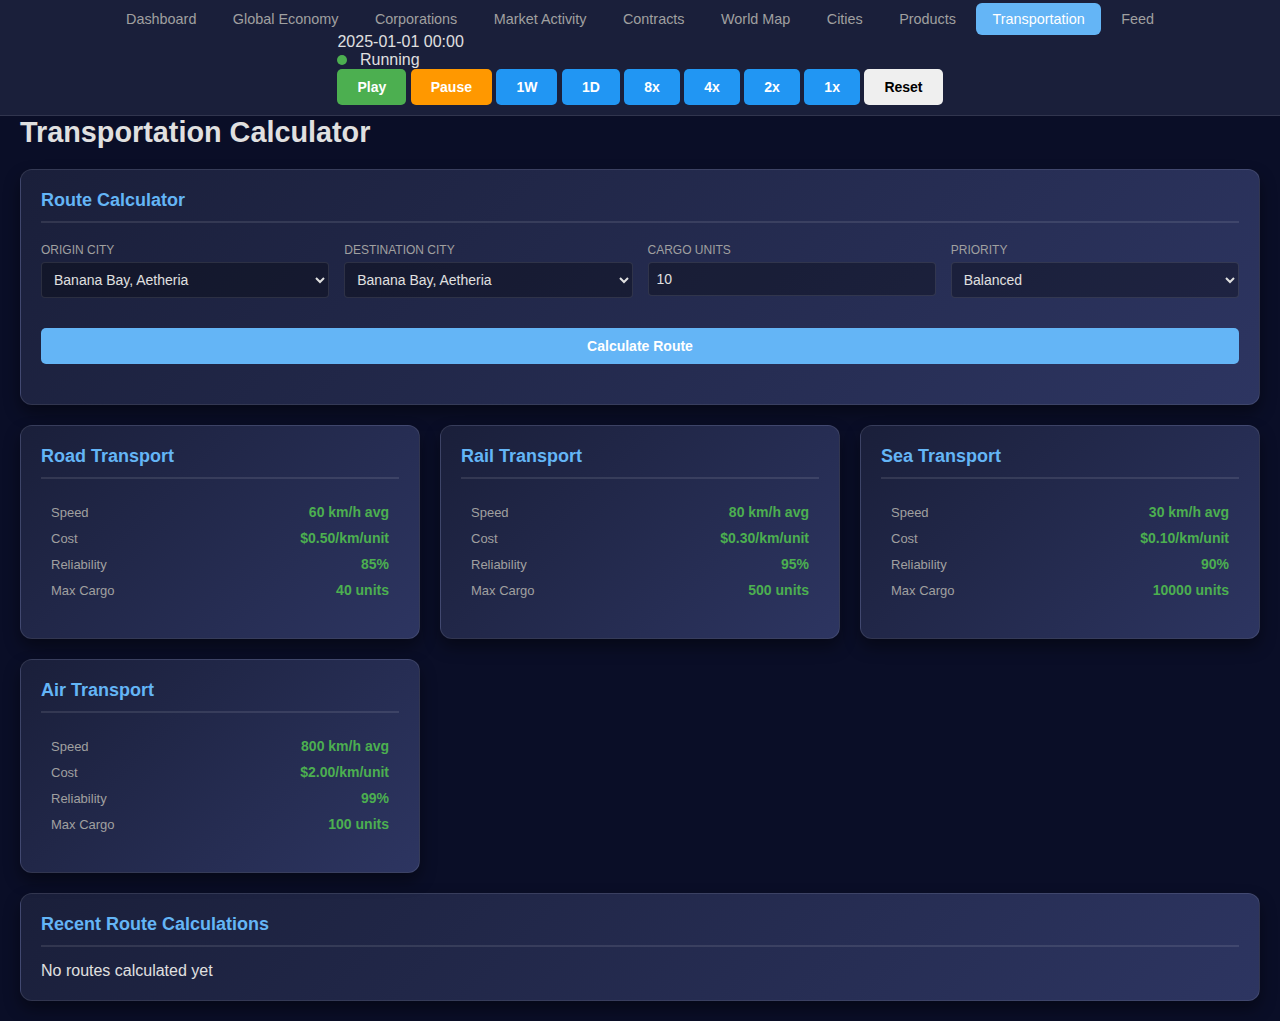
<file: transportation.html>
<!-- transportation.html -->
<!DOCTYPE html>
<html lang="en">
<head>
    <meta charset="UTF-8">
    <meta name="viewport" content="width=device-width, initial-scale=1.0">
    <title>Transportation - Economic Simulation</title>
    <link rel="stylesheet" href="css/styles.css">
</head>
<body>
    <!-- Navigation with Game Controls -->
    <nav class="page-nav" role="navigation" aria-label="Main navigation">
        <div class="nav-links">
            <a href="index.html" class="nav-link">Dashboard</a>
            <a href="global-economy.html" class="nav-link">Global Economy</a>
            <a href="corporations.html" class="nav-link">Corporations</a>
            <a href="market-activity.html" class="nav-link">Market Activity</a>
            <a href="contracts.html" class="nav-link">Contracts</a>
            <a href="world-map.html" class="nav-link">World Map</a>
            <a href="cities.html" class="nav-link">Cities</a>
            <a href="products.html" class="nav-link">Products</a>
            <a href="transportation.html" class="nav-link active">Transportation</a>
            <a href="feed.html" class="nav-link">Feed</a>
        </div>
        <div class="nav-game-clock">
            <div class="nav-clock-display">
                <div class="nav-date-time" id="game-date">2025-01-01 00:00</div>
                <div class="nav-status">
                    <span class="status-indicator status-running" id="status-indicator"></span>
                    <span id="status-text">Running</span>
                </div>
            </div>
            <div class="nav-controls" role="group" aria-label="Simulation controls">
                <button class="btn btn-play" id="btn-play">Play</button>
                <button class="btn btn-pause" id="btn-pause">Pause</button>
                <button class="btn btn-speed" data-speed="168">1W</button>
                <button class="btn btn-speed" data-speed="24">1D</button>
                <button class="btn btn-speed" data-speed="8">8x</button>
                <button class="btn btn-speed" data-speed="4">4x</button>
                <button class="btn btn-speed" data-speed="2">2x</button>
                <button class="btn btn-speed" data-speed="1">1x</button>
                <button class="btn btn-reset" id="btn-reset">Reset</button>
            </div>
        </div>
    </nav>

    <!-- Main Content -->
    <main class="main-container">
        <section class="page-header">
            <h1>Transportation Calculator</h1>
        </section>

        <!-- Transportation Calculator -->
        <section class="card full-width">
            <div class="card-header">
                <div class="card-title">Route Calculator</div>
            </div>
            <div class="transport-calculator">
                <div class="transport-form">
                    <div class="form-group">
                        <label>Origin City</label>
                        <select id="origin-city"></select>
                    </div>
                    <div class="form-group">
                        <label>Destination City</label>
                        <select id="destination-city"></select>
                    </div>
                    <div class="form-group">
                        <label>Cargo Units</label>
                        <input type="number" id="cargo-units" value="10" min="1">
                    </div>
                    <div class="form-group">
                        <label>Priority</label>
                        <select id="priority">
                            <option value="cost">Lowest Cost</option>
                            <option value="speed">Fastest</option>
                            <option value="reliability">Most Reliable</option>
                            <option value="balanced" selected>Balanced</option>
                        </select>
                    </div>
                </div>
                <button class="btn btn-primary" id="calculate-route">Calculate Route</button>
                <div id="route-results"></div>
            </div>
        </section>

        <!-- Transportation Modes -->
        <section class="grid">
            <div class="card">
                <div class="card-header">
                    <div class="card-title">Road Transport</div>
                </div>
                <div class="transport-mode-info">
                    <div class="stat-item">
                        <span class="stat-label">Speed</span>
                        <span class="stat-value">60 km/h avg</span>
                    </div>
                    <div class="stat-item">
                        <span class="stat-label">Cost</span>
                        <span class="stat-value">$0.50/km/unit</span>
                    </div>
                    <div class="stat-item">
                        <span class="stat-label">Reliability</span>
                        <span class="stat-value">85%</span>
                    </div>
                    <div class="stat-item">
                        <span class="stat-label">Max Cargo</span>
                        <span class="stat-value">40 units</span>
                    </div>
                </div>
            </div>
            <div class="card">
                <div class="card-header">
                    <div class="card-title">Rail Transport</div>
                </div>
                <div class="transport-mode-info">
                    <div class="stat-item">
                        <span class="stat-label">Speed</span>
                        <span class="stat-value">80 km/h avg</span>
                    </div>
                    <div class="stat-item">
                        <span class="stat-label">Cost</span>
                        <span class="stat-value">$0.30/km/unit</span>
                    </div>
                    <div class="stat-item">
                        <span class="stat-label">Reliability</span>
                        <span class="stat-value">95%</span>
                    </div>
                    <div class="stat-item">
                        <span class="stat-label">Max Cargo</span>
                        <span class="stat-value">500 units</span>
                    </div>
                </div>
            </div>
            <div class="card">
                <div class="card-header">
                    <div class="card-title">Sea Transport</div>
                </div>
                <div class="transport-mode-info">
                    <div class="stat-item">
                        <span class="stat-label">Speed</span>
                        <span class="stat-value">30 km/h avg</span>
                    </div>
                    <div class="stat-item">
                        <span class="stat-label">Cost</span>
                        <span class="stat-value">$0.10/km/unit</span>
                    </div>
                    <div class="stat-item">
                        <span class="stat-label">Reliability</span>
                        <span class="stat-value">90%</span>
                    </div>
                    <div class="stat-item">
                        <span class="stat-label">Max Cargo</span>
                        <span class="stat-value">10000 units</span>
                    </div>
                </div>
            </div>
            <div class="card">
                <div class="card-header">
                    <div class="card-title">Air Transport</div>
                </div>
                <div class="transport-mode-info">
                    <div class="stat-item">
                        <span class="stat-label">Speed</span>
                        <span class="stat-value">800 km/h avg</span>
                    </div>
                    <div class="stat-item">
                        <span class="stat-label">Cost</span>
                        <span class="stat-value">$2.00/km/unit</span>
                    </div>
                    <div class="stat-item">
                        <span class="stat-label">Reliability</span>
                        <span class="stat-value">99%</span>
                    </div>
                    <div class="stat-item">
                        <span class="stat-label">Max Cargo</span>
                        <span class="stat-value">100 units</span>
                    </div>
                </div>
            </div>
        </section>

        <!-- Route History -->
        <section class="card full-width">
            <div class="card-header">
                <div class="card-title">Recent Route Calculations</div>
            </div>
            <div class="route-history" id="route-history">
                <p class="empty-state">No routes calculated yet</p>
            </div>
        </section>
    </main>

    <script type="module" src="js/pages/transportation.js"></script>
</body>
</html>
</file>
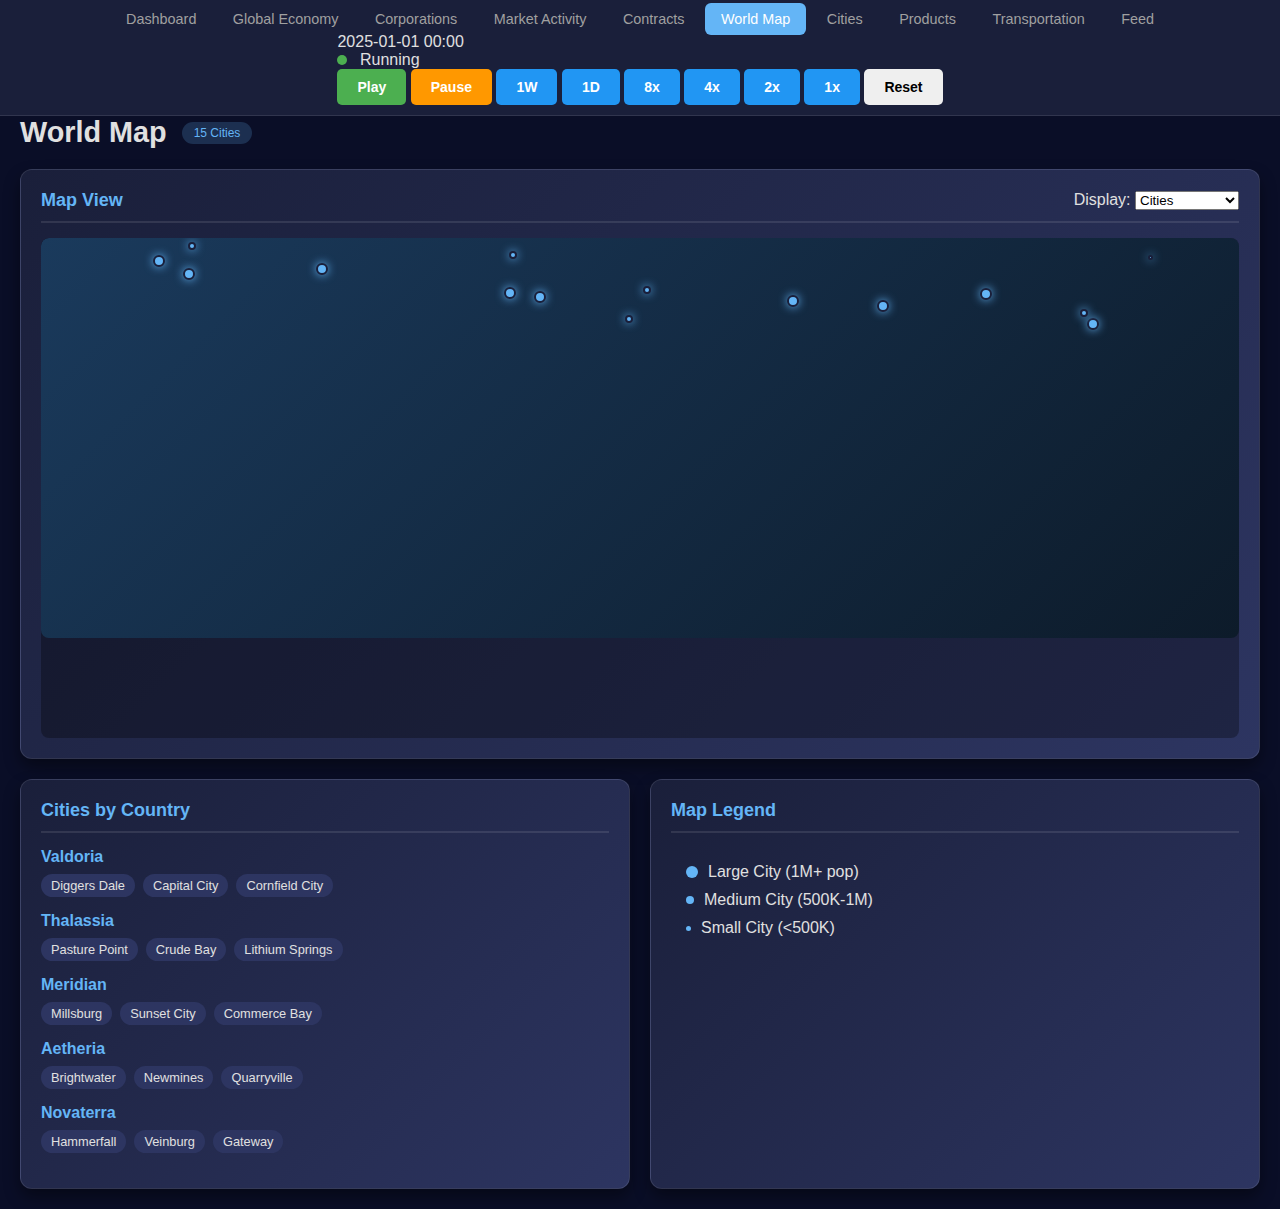
<file: world-map.html>
<!-- world-map.html -->
<!DOCTYPE html>
<html lang="en">
<head>
    <meta charset="UTF-8">
    <meta name="viewport" content="width=device-width, initial-scale=1.0">
    <title>World Map - Economic Simulation</title>
    <link rel="stylesheet" href="css/styles.css">
</head>
<body>
    <!-- Navigation with Game Controls -->
    <nav class="page-nav" role="navigation" aria-label="Main navigation">
        <div class="nav-links">
            <a href="index.html" class="nav-link">Dashboard</a>
            <a href="global-economy.html" class="nav-link">Global Economy</a>
            <a href="corporations.html" class="nav-link">Corporations</a>
            <a href="market-activity.html" class="nav-link">Market Activity</a>
            <a href="contracts.html" class="nav-link">Contracts</a>
            <a href="world-map.html" class="nav-link active">World Map</a>
            <a href="cities.html" class="nav-link">Cities</a>
            <a href="products.html" class="nav-link">Products</a>
            <a href="transportation.html" class="nav-link">Transportation</a>
            <a href="feed.html" class="nav-link">Feed</a>
        </div>
        <div class="nav-game-clock">
            <div class="nav-clock-display">
                <div class="nav-date-time" id="game-date">2025-01-01 00:00</div>
                <div class="nav-status">
                    <span class="status-indicator status-running" id="status-indicator"></span>
                    <span id="status-text">Running</span>
                </div>
            </div>
            <div class="nav-controls" role="group" aria-label="Simulation controls">
                <button class="btn btn-play" id="btn-play">Play</button>
                <button class="btn btn-pause" id="btn-pause">Pause</button>
                <button class="btn btn-speed" data-speed="168">1W</button>
                <button class="btn btn-speed" data-speed="24">1D</button>
                <button class="btn btn-speed" data-speed="8">8x</button>
                <button class="btn btn-speed" data-speed="4">4x</button>
                <button class="btn btn-speed" data-speed="2">2x</button>
                <button class="btn btn-speed" data-speed="1">1x</button>
                <button class="btn btn-reset" id="btn-reset">Reset</button>
            </div>
        </div>
    </nav>

    <!-- Main Content -->
    <main class="main-container">
        <section class="page-header">
            <h1>World Map</h1>
            <div class="card-badge" id="map-info">0 Cities</div>
        </section>

        <!-- Map Controls -->
        <section class="card full-width">
            <div class="card-header">
                <div class="card-title">Map View</div>
                <div class="map-controls">
                    <label>Display:</label>
                    <select id="map-display-mode">
                        <option value="cities">Cities</option>
                        <option value="gdp">GDP Heat</option>
                        <option value="population">Population</option>
                        <option value="firms">Firms Density</option>
                    </select>
                </div>
            </div>
            <div class="map-container large-map" id="world-map"></div>
        </section>

        <!-- Map Legend -->
        <section class="grid">
            <div class="card">
                <div class="card-header">
                    <div class="card-title">Cities by Country</div>
                </div>
                <div class="country-cities-list" id="country-cities-list">
                    <!-- Filled by JS -->
                </div>
            </div>
            <div class="card">
                <div class="card-header">
                    <div class="card-title">Map Legend</div>
                </div>
                <div class="map-legend">
                    <div class="legend-item">
                        <span class="legend-dot large"></span>
                        <span>Large City (1M+ pop)</span>
                    </div>
                    <div class="legend-item">
                        <span class="legend-dot medium"></span>
                        <span>Medium City (500K-1M)</span>
                    </div>
                    <div class="legend-item">
                        <span class="legend-dot small"></span>
                        <span>Small City (&lt;500K)</span>
                    </div>
                </div>
            </div>
        </section>
    </main>

    <!-- City Detail View -->
    <div id="city-detail-view" class="detail-view hidden">
        <div class="detail-header">
            <button class="btn btn-back" id="btn-back-city">← Back to Map</button>
            <h2 id="city-detail-name">City Name</h2>
            <span class="city-detail-country" id="city-detail-country"></span>
        </div>
        <div class="detail-content">
            <div class="city-detail-grid">
                <div class="card">
                    <div class="card-header">
                        <div class="card-title">City Overview</div>
                    </div>
                    <div class="city-overview-stats" id="city-overview-stats"></div>
                </div>
                <div class="card">
                    <div class="card-header">
                        <div class="card-title">Infrastructure</div>
                    </div>
                    <div class="city-infrastructure-detail" id="city-infrastructure-detail"></div>
                </div>
                <div class="card">
                    <div class="card-header">
                        <div class="card-title">Economy</div>
                    </div>
                    <div class="city-economy-stats" id="city-economy-stats"></div>
                </div>
            </div>
            <div class="card">
                <div class="card-header">
                    <div class="card-title">Firms in City</div>
                    <div class="card-badge" id="city-firms-count">0 Firms</div>
                </div>
                <div class="firms-list" id="city-detail-firms-list"></div>
            </div>
        </div>
    </div>

    <script type="module" src="js/pages/world-map.js"></script>
</body>
</html>
</file>
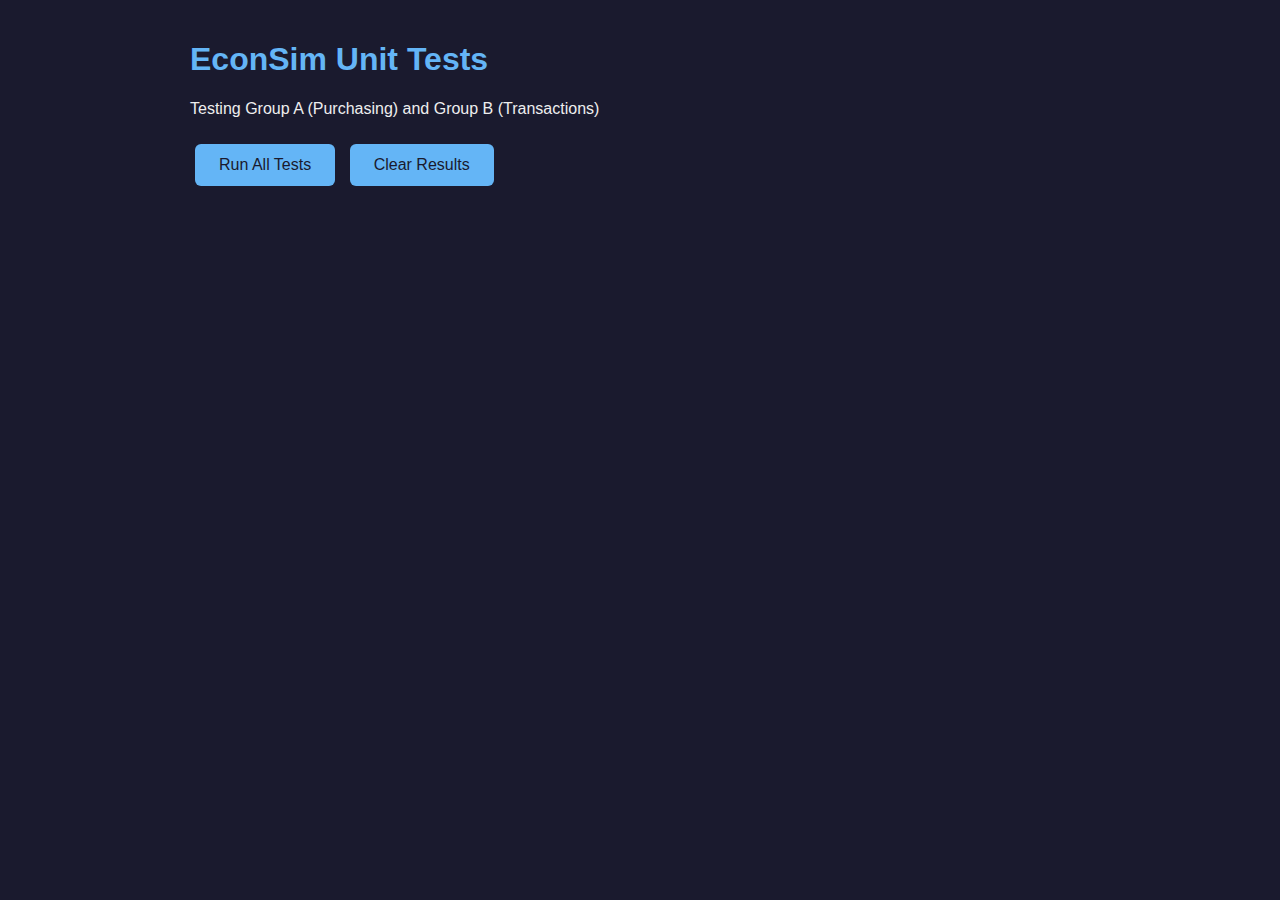
<file: tests/runTests.html>
<!DOCTYPE html>
<html lang="en">
<head>
    <meta charset="UTF-8">
    <meta name="viewport" content="width=device-width, initial-scale=1.0">
    <title>EconSim Unit Tests</title>
    <style>
        body {
            font-family: 'Segoe UI', Tahoma, Geneva, Verdana, sans-serif;
            background: #1a1a2e;
            color: #eee;
            padding: 20px;
            max-width: 900px;
            margin: 0 auto;
        }
        h1 { color: #64b5f6; }
        h2 { color: #81c784; margin-top: 30px; }
        .test-suite {
            background: #16213e;
            border-radius: 8px;
            padding: 15px;
            margin: 15px 0;
        }
        .test-result {
            padding: 8px 12px;
            margin: 5px 0;
            border-radius: 4px;
            font-family: monospace;
        }
        .test-result.passed {
            background: rgba(76, 175, 80, 0.2);
            border-left: 3px solid #4caf50;
        }
        .test-result.failed {
            background: rgba(244, 67, 54, 0.2);
            border-left: 3px solid #f44336;
        }
        .summary {
            background: #0f3460;
            padding: 15px;
            border-radius: 8px;
            margin: 20px 0;
            font-size: 1.2em;
        }
        .summary.all-passed {
            border: 2px solid #4caf50;
        }
        .summary.has-failures {
            border: 2px solid #f44336;
        }
        .pass-count { color: #4caf50; font-weight: bold; }
        .fail-count { color: #f44336; font-weight: bold; }
        button {
            background: #64b5f6;
            color: #1a1a2e;
            border: none;
            padding: 12px 24px;
            font-size: 16px;
            border-radius: 6px;
            cursor: pointer;
            margin: 10px 5px;
        }
        button:hover { background: #90caf9; }
        #output { margin-top: 20px; }
    </style>
</head>
<body>
    <h1>EconSim Unit Tests</h1>
    <p>Testing Group A (Purchasing) and Group B (Transactions)</p>

    <button onclick="runAllTests()">Run All Tests</button>
    <button onclick="clearResults()">Clear Results</button>

    <div id="output"></div>

    <script type="module">
        import { runTests as runTransportTests } from './unit/TransportCost.test.js';
        import { runTests as runSupplierTests } from './unit/SupplierSelector.test.js';
        import { runTests as runTransactionLogTests } from './unit/TransactionLog.test.js';

        // Make functions available globally
        window.testSuites = {
            'TransportCost': runTransportTests,
            'SupplierSelector': runSupplierTests,
            'TransactionLog': runTransactionLogTests
        };

        window.runAllTests = function() {
            const output = document.getElementById('output');
            output.innerHTML = '<p>Running tests...</p>';

            let totalPassed = 0;
            let totalFailed = 0;
            let html = '';

            for (const [name, runFn] of Object.entries(window.testSuites)) {
                try {
                    // Capture console output
                    const results = runFn();
                    totalPassed += results.passed;
                    totalFailed += results.failed;

                    html += `<div class="test-suite">
                        <h2>${name}</h2>
                        <p><span class="pass-count">${results.passed} passed</span>,
                           <span class="fail-count">${results.failed} failed</span></p>
                    </div>`;
                } catch (e) {
                    totalFailed++;
                    html += `<div class="test-suite">
                        <h2>${name}</h2>
                        <p class="fail-count">Error running tests: ${e.message}</p>
                    </div>`;
                }
            }

            const summaryClass = totalFailed === 0 ? 'all-passed' : 'has-failures';
            html = `<div class="summary ${summaryClass}">
                <strong>Total:</strong>
                <span class="pass-count">${totalPassed} passed</span>,
                <span class="fail-count">${totalFailed} failed</span>
            </div>` + html;

            output.innerHTML = html;
        };

        window.clearResults = function() {
            document.getElementById('output').innerHTML = '';
        };
    </script>
</body>
</html>
</file>
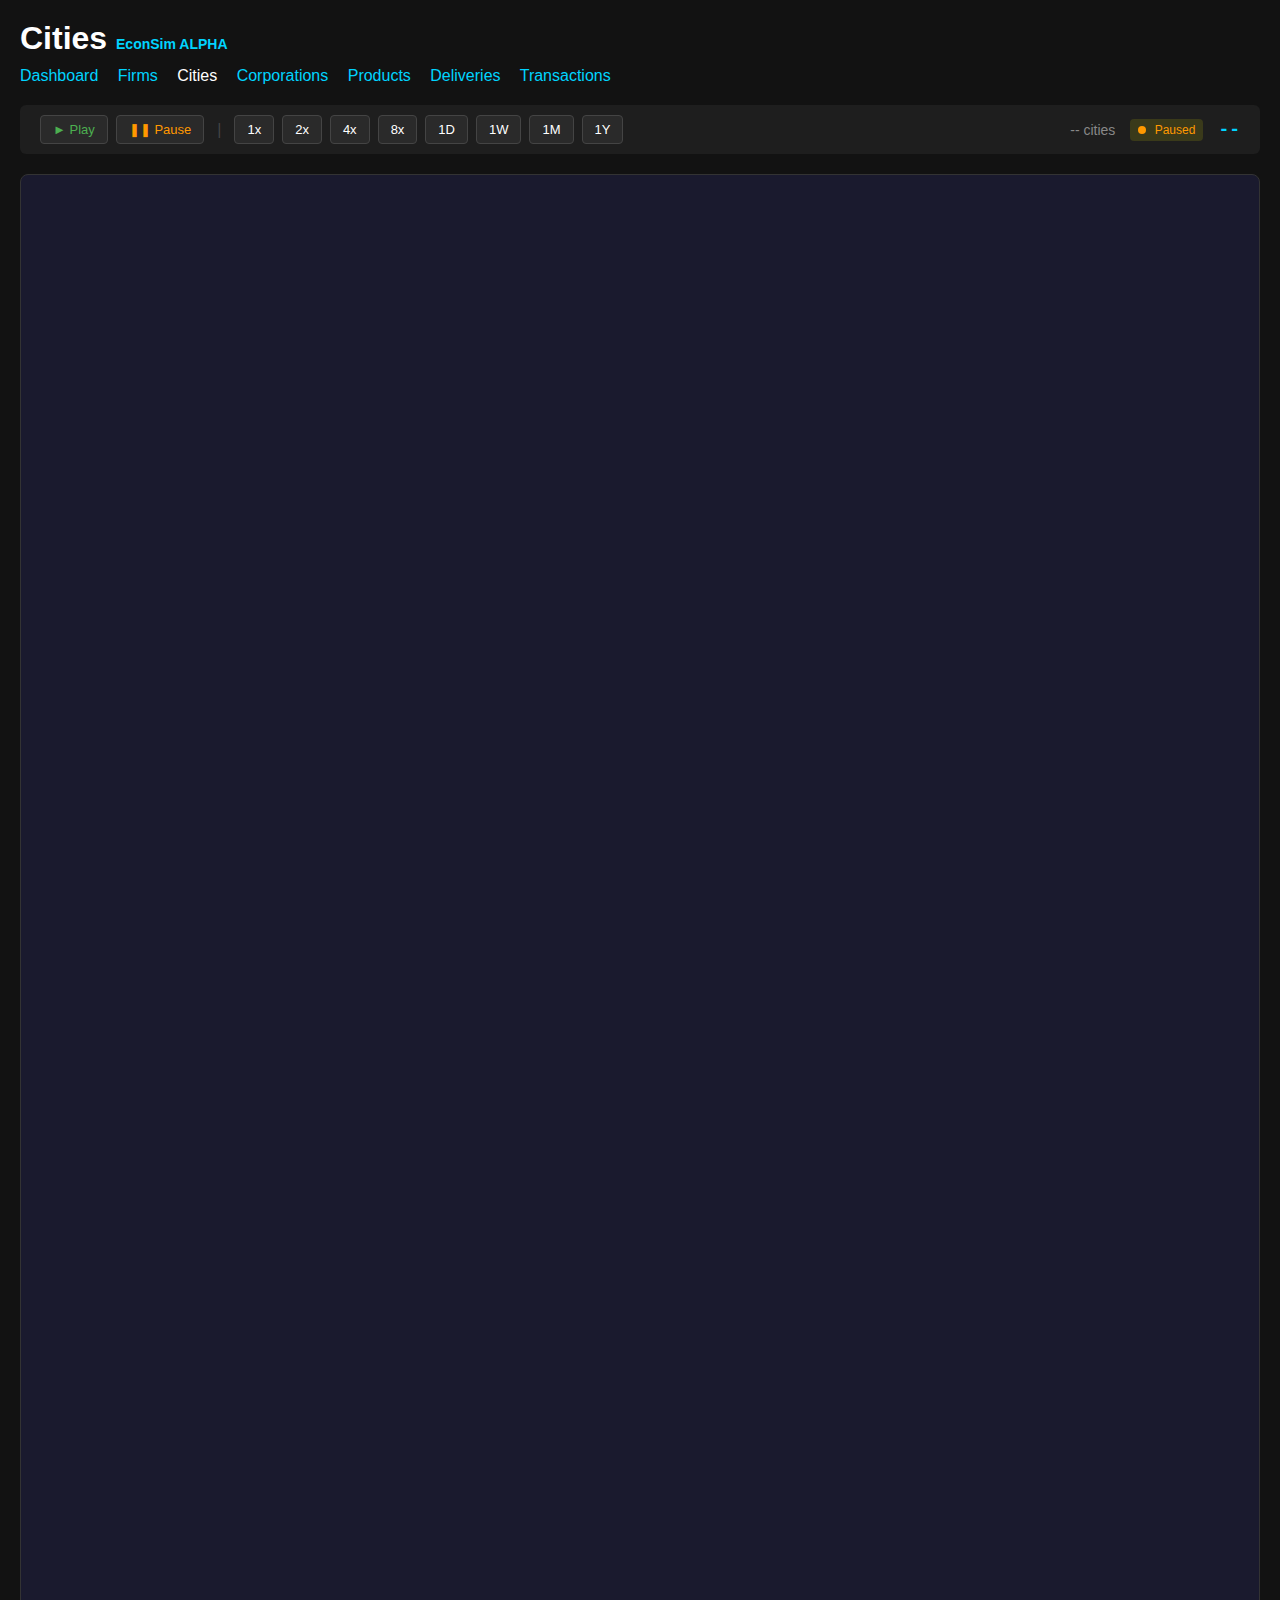
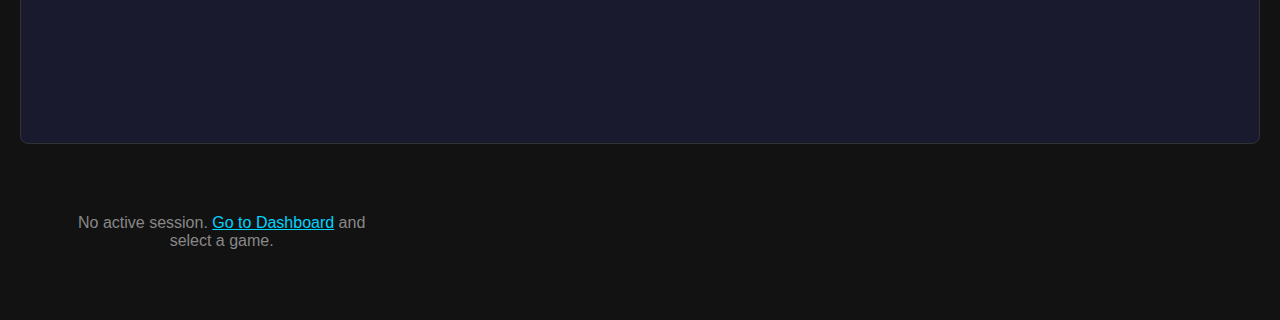
<file: alpha/client/cities.html>
<!DOCTYPE html>
<html lang="en">
<head>
    <meta charset="UTF-8">
    <meta name="viewport" content="width=device-width, initial-scale=1.0">
    <title>Cities - EconSim</title>
    <style>
        body { background: #121212; color: #fff; font-family: -apple-system, BlinkMacSystemFont, 'Segoe UI', Roboto, sans-serif; margin: 0; padding: 0; }
        .container { max-width: 1400px; margin: 0 auto; padding: 20px; }
        header { margin-bottom: 20px; }
        header h1 { margin: 0; }
        nav { margin-top: 10px; }
        nav a { color: #00d4ff; margin-right: 15px; text-decoration: none; }
        nav a:hover { text-decoration: underline; }
        .clock-bar { background: #1e1e1e; padding: 10px 20px; border-radius: 6px; margin-bottom: 20px; display: flex; justify-content: space-between; align-items: center; }
        .clock-display { font-size: 20px; font-weight: bold; color: #00d4ff; font-family: monospace; }
        .cities-grid { display: grid; grid-template-columns: repeat(auto-fill, minmax(400px, 1fr)); gap: 15px; }
        .city-card { background: #1e1e1e; border-radius: 8px; padding: 20px; border: 1px solid #333; cursor: pointer; text-decoration: none; display: block; color: inherit; }
        .city-card:hover { border-color: #00d4ff; }
        .city-header { display: flex; justify-content: space-between; align-items: flex-start; margin-bottom: 15px; }
        .city-name { font-size: 20px; font-weight: bold; color: #fff; margin: 0; }
        .city-country { font-size: 12px; color: #888; }
        .city-pop { font-size: 24px; color: #00d4ff; font-weight: bold; }
        .city-pop-label { font-size: 11px; color: #666; text-transform: uppercase; }
        .city-stats { display: grid; grid-template-columns: repeat(3, 1fr); gap: 15px; margin-top: 15px; padding-top: 15px; border-top: 1px solid #333; }
        .city-stat { text-align: center; }
        .city-stat .value { font-size: 18px; font-weight: bold; color: #fff; }
        .city-stat .label { font-size: 11px; color: #666; text-transform: uppercase; }
        .city-infra { display: flex; gap: 10px; margin-top: 10px; }
        .infra-badge { font-size: 11px; padding: 3px 8px; border-radius: 3px; background: #2a2a2a; color: #888; }
        .infra-badge.active { background: #1a3a2a; color: #4caf50; }
        .loading { text-align: center; padding: 50px; color: #888; }
        #city-count { color: #888; font-size: 14px; margin-left: auto; }
        #city-map-wrap { background: #1a1a2e; border: 1px solid #333; border-radius: 8px; margin-bottom: 20px; position: relative; overflow: hidden; }
        #city-map { display: block; width: 100%; cursor: crosshair; }
        #map-tooltip { position: absolute; background: #222; border: 1px solid #444; border-radius: 4px; padding: 6px 10px; font-size: 12px; color: #fff; pointer-events: none; display: none; white-space: nowrap; z-index: 10; }
    </style>
</head>
<body>
    <div class="container">
        <header>
            <h1>Cities <span style="color: #00d4ff; font-size: 14px;">EconSim ALPHA</span></h1>
            <nav>
                <a href="index.html">Dashboard</a>
                <a href="firms.html">Firms</a>
                <a href="cities.html" style="color: #fff;">Cities</a>
                <a href="corporations.html">Corporations</a>
                <a href="products.html">Products</a>
                <a href="deliveries.html">Deliveries</a>
                <a href="transactions.html">Transactions</a>
            </nav>
        </header>

        <div class="game-controls-bar" id="game-controls">
            <div class="game-controls-left">
                <button class="gc-btn gc-btn-play" id="gc-play" title="Resume">&#9658; Play</button>
                <button class="gc-btn gc-btn-pause" id="gc-pause" title="Pause">&#10074;&#10074; Pause</button>
                <span class="gc-separator">|</span>
                <button class="gc-btn gc-speed" data-speed="1">1x</button>
                <button class="gc-btn gc-speed" data-speed="2">2x</button>
                <button class="gc-btn gc-speed" data-speed="4">4x</button>
                <button class="gc-btn gc-speed" data-speed="8">8x</button>
                <button class="gc-btn gc-speed" data-speed="24">1D</button>
                <button class="gc-btn gc-speed" data-speed="168">1W</button>
                    <button class="gc-btn gc-speed" data-speed="720">1M</button>
                    <button class="gc-btn gc-speed" data-speed="8760">1Y</button>
            </div>
            <div class="game-controls-right">
                <span id="city-count">-- cities</span>
                <span class="gc-status gc-status-paused" id="gc-status">
                    <span class="gc-status-indicator gc-indicator-paused" id="gc-indicator"></span>
                    <span id="gc-status-text">Paused</span>
                </span>
                <span class="gc-clock" id="gc-clock">--</span>
            </div>
        </div>

        <div id="city-map-wrap">
            <canvas id="city-map" height="380"></canvas>
            <div id="map-tooltip"></div>
        </div>

        <div id="cities-container" class="cities-grid">
            <div class="loading">Connecting to server...</div>
        </div>
    </div>

    <script type="module">
        import { wsClient } from './js/WebSocketClient.js';
        import { stateManager } from './js/StateManager.js';
        import { setupGameControls, injectControlStyles } from './js/GameControls.js';

        stateManager.init(wsClient);
        injectControlStyles();

        const citiesContainer = document.getElementById('cities-container');

        function formatNumber(num) {
            if (num == null || isNaN(num)) return '0';
            if (num >= 1e6) return (num / 1e6).toFixed(1) + 'M';
            if (num >= 1e3) return (num / 1e3).toFixed(1) + 'K';
            return Math.floor(num).toLocaleString();
        }

        function formatCurrency(num) {
            if (num == null || isNaN(num)) return '$0';
            if (num >= 1e9) return '$' + (num / 1e9).toFixed(1) + 'B';
            if (num >= 1e6) return '$' + (num / 1e6).toFixed(1) + 'M';
            if (num >= 1e3) return '$' + (num / 1e3).toFixed(1) + 'K';
            return '$' + Math.floor(num).toLocaleString();
        }

        function renderCities(cities) {
            if (!cities || cities.length === 0) {
                citiesContainer.innerHTML = '<div class="loading">No cities found</div>';
                return;
            }

            document.getElementById('city-count').textContent = cities.length + ' cities';

            citiesContainer.innerHTML = cities.map(city => {
                const pop = city.population || city.demographics?.population || 0;
                const employed = city.demographics?.employed || 0;
                const unemploymentRate = pop > 0 ? ((pop - employed) / pop * 100).toFixed(1) : 0;

                return `
                    <a href="city.html?id=${city.id}" class="city-card">
                        <div class="city-header">
                            <div>
                                <h3 class="city-name">${city.name}</h3>
                                <div class="city-country">${city.countryName || city.country || ''}</div>
                            </div>
                            <div style="text-align: right;">
                                <div class="city-pop">${formatNumber(pop)}</div>
                                <div class="city-pop-label">Population</div>
                            </div>
                        </div>
                        <div class="city-infra">
                            <span class="infra-badge ${city.hasAirport ? 'active' : ''}">&#9992; Airport</span>
                            <span class="infra-badge ${city.hasSeaport ? 'active' : ''}">&#128674; Seaport</span>
                            <span class="infra-badge ${city.hasRailway ? 'active' : ''}">&#128646; Railway</span>
                        </div>
                        <div class="city-stats">
                            <div class="city-stat">
                                <div class="value">${formatNumber(employed)}</div>
                                <div class="label">Employed</div>
                            </div>
                            <div class="city-stat">
                                <div class="value">${unemploymentRate}%</div>
                                <div class="label">Unemployment</div>
                            </div>
                            <div class="city-stat">
                                <div class="value">${formatCurrency(city.totalPurchasingPower || 0)}</div>
                                <div class="label">Purchasing Power</div>
                            </div>
                        </div>
                    </a>
                `;
            }).join('');
        }

        // ── Map renderer ─────────────────────────────────────────────────────
        const mapCanvas  = document.getElementById('city-map');
        const mapTooltip = document.getElementById('map-tooltip');
        const ctx        = mapCanvas.getContext('2d');
        let   _mapCities = [];

        function renderMap(cities) {
            _mapCities = cities.filter(c => c.coordinates && (c.coordinates.x !== 0 || c.coordinates.y !== 0));
            const W = mapCanvas.offsetWidth || 1200;
            mapCanvas.width  = W;
            mapCanvas.height = 380;

            const PAD = 30;
            const w = W - PAD * 2;
            const h = 380 - PAD * 2;

            // Background
            ctx.fillStyle = '#0d1117';
            ctx.fillRect(0, 0, W, 380);

            // Grid lines
            ctx.strokeStyle = '#1e2a3a';
            ctx.lineWidth = 1;
            for (let i = 0; i <= 10; i++) {
                const x = PAD + (w / 10) * i;
                const y = PAD + (h / 10) * i;
                ctx.beginPath(); ctx.moveTo(x, PAD); ctx.lineTo(x, PAD + h); ctx.stroke();
                ctx.beginPath(); ctx.moveTo(PAD, y); ctx.lineTo(PAD + w, y); ctx.stroke();
            }

            // Cities
            const maxPop = Math.max(..._mapCities.map(c => c.population || 0), 1);

            _mapCities.forEach(city => {
                const pop = city.population || 0;
                const cx  = PAD + (city.coordinates.x / 1000) * w;
                const cy  = PAD + (city.coordinates.y / 1000) * h;
                const r   = 3 + Math.sqrt(pop / maxPop) * 10;

                // Glow for large cities
                if (pop > maxPop * 0.3) {
                    const grad = ctx.createRadialGradient(cx, cy, 0, cx, cy, r * 2.5);
                    grad.addColorStop(0, 'rgba(0,212,255,0.25)');
                    grad.addColorStop(1, 'rgba(0,212,255,0)');
                    ctx.beginPath(); ctx.arc(cx, cy, r * 2.5, 0, Math.PI * 2);
                    ctx.fillStyle = grad; ctx.fill();
                }

                // Dot colour by infrastructure
                const color = city.hasSeaport ? '#00d4ff' : city.hasRailway ? '#4caf50' : '#ffa000';
                ctx.beginPath(); ctx.arc(cx, cy, r, 0, Math.PI * 2);
                ctx.fillStyle = color + 'cc';
                ctx.fill();
                ctx.strokeStyle = color;
                ctx.lineWidth = 1;
                ctx.stroke();

                // Label for larger cities
                if (pop > maxPop * 0.15) {
                    ctx.fillStyle = '#ddd';
                    ctx.font = '11px sans-serif';
                    ctx.fillText(city.name, cx + r + 3, cy + 4);
                }
            });

            // Legend
            const legendItems = [
                { color: '#00d4ff', label: 'Seaport' },
                { color: '#4caf50', label: 'Railway' },
                { color: '#ffa000', label: 'Basic' }
            ];
            legendItems.forEach((item, i) => {
                const lx = PAD + i * 90;
                const ly = 380 - 12;
                ctx.beginPath(); ctx.arc(lx + 5, ly, 4, 0, Math.PI * 2);
                ctx.fillStyle = item.color; ctx.fill();
                ctx.fillStyle = '#888'; ctx.font = '11px sans-serif';
                ctx.fillText(item.label, lx + 13, ly + 4);
            });
        }

        // Tooltip on hover
        mapCanvas.addEventListener('mousemove', (e) => {
            if (!_mapCities.length) return;
            const rect = mapCanvas.getBoundingClientRect();
            const mx   = (e.clientX - rect.left) * (mapCanvas.width / rect.width);
            const my   = (e.clientY - rect.top)  * (mapCanvas.height / rect.height);
            const PAD  = 30;
            const w    = mapCanvas.width  - PAD * 2;
            const h    = mapCanvas.height - PAD * 2;

            let hit = null;
            let best = 20;
            _mapCities.forEach(city => {
                const cx = PAD + (city.coordinates.x / 1000) * w;
                const cy = PAD + (city.coordinates.y / 1000) * h;
                const d  = Math.hypot(mx - cx, my - cy);
                if (d < best) { best = d; hit = city; }
            });

            if (hit) {
                const pop = hit.population || 0;
                mapTooltip.innerHTML = `<strong>${hit.name}</strong> &mdash; ${hit.countryName || ''}<br>`
                    + `Pop: ${pop.toLocaleString()}`
                    + (hit.hasSeaport ? ' &nbsp;⚓' : '')
                    + (hit.hasRailway ? ' &nbsp;🚂' : '')
                    + (hit.hasAirport ? ' &nbsp;✈️' : '');
                mapTooltip.style.display = 'block';
                mapTooltip.style.left = (e.clientX - rect.left + 12) + 'px';
                mapTooltip.style.top  = (e.clientY - rect.top  - 10) + 'px';
            } else {
                mapTooltip.style.display = 'none';
            }
        });
        mapCanvas.addEventListener('mouseleave', () => { mapTooltip.style.display = 'none'; });

        // Click navigates to city detail
        mapCanvas.addEventListener('click', (e) => {
            if (!_mapCities.length) return;
            const rect = mapCanvas.getBoundingClientRect();
            const mx   = (e.clientX - rect.left) * (mapCanvas.width / rect.width);
            const my   = (e.clientY - rect.top)  * (mapCanvas.height / rect.height);
            const PAD  = 30;
            const w    = mapCanvas.width  - PAD * 2;
            const h    = mapCanvas.height - PAD * 2;

            let hit = null;
            let best = 20;
            _mapCities.forEach(city => {
                const cx = PAD + (city.coordinates.x / 1000) * w;
                const cy = PAD + (city.coordinates.y / 1000) * h;
                const d  = Math.hypot(mx - cx, my - cy);
                if (d < best) { best = d; hit = city; }
            });
            if (hit) window.location.href = `city.html?id=${hit.id}`;
        });
        // ─────────────────────────────────────────────────────────────────────

        let _citiesRenderTimer = null;
        stateManager.subscribeAll((state) => {
            if (state.cities) {
                clearTimeout(_citiesRenderTimer);
                _citiesRenderTimer = setTimeout(() => {
                    const cities = Array.isArray(state.cities) ? state.cities : Object.values(state.cities);
                    renderMap(cities);
                    renderCities(cities);
                }, 500);
            }
        });

        async function init() {
            const sessionId = sessionStorage.getItem('activeSessionId');
            if (!sessionId) {
                citiesContainer.innerHTML = '<div class="loading">No active session. <a href="index.html" style="color: #00d4ff;">Go to Dashboard</a> and select a game.</div>';
                return;
            }

            try {
                await wsClient.connect();
                setupGameControls(wsClient, stateManager);
                await fetch('/api/v1/games/' + sessionId + '/load', { method: 'POST' });
                await wsClient.joinSession(sessionId);
                citiesContainer.innerHTML = '<div class="loading">Loading cities...</div>';
            } catch (e) {
                console.error('Error:', e);
                citiesContainer.innerHTML = '<div class="loading">Error connecting. <a href="index.html" style="color: #00d4ff;">Go to Dashboard</a></div>';
            }
        }

        window.addEventListener('resize', () => { if (_mapCities.length) renderMap(_mapCities); });

        init();
    </script>
</body>
</html>
</file>
<file: css/styles.css>
/* css/styles.css */
* {
    margin: 0;
    padding: 0;
    box-sizing: border-box;
}

:root {
    --bg-primary: #0a0e27;
    --bg-secondary: #1a1f3a;
    --bg-tertiary: #2d3561;
    --card-bg: #1a1f3a;
    --text-primary: #e0e0e0;
    --text-secondary: #a0a0a0;
    --accent-blue: #64b5f6;
    --accent-green: #4caf50;
    --accent-orange: #ff9800;
    --accent-red: #f44336;
    --accent-purple: #9c27b0;
    --border-color: rgba(255,255,255,0.1);
    --shadow-color: rgba(0,0,0,0.3);
    --spacing-xs: 4px;
    --spacing-sm: 8px;
    --spacing-md: 16px;
    --spacing-lg: 24px;
    --spacing-xl: 32px;
    --radius-sm: 4px;
    --radius-md: 8px;
    --radius-lg: 12px;
}

body {
    font-family: 'Segoe UI', Tahoma, Geneva, Verdana, sans-serif;
    background: var(--bg-primary);
    color: var(--text-primary);
    overflow-x: hidden;
}

/* Page Navigation */
.page-nav {
    background: var(--bg-secondary);
    padding: 10px 20px;
    display: flex;
    gap: 5px;
    flex-wrap: wrap;
    justify-content: center;
    border-bottom: 1px solid var(--border-color);
    position: sticky;
    top: 0;
    z-index: 200;
}

.nav-link {
    color: var(--text-secondary);
    text-decoration: none;
    padding: 8px 16px;
    border-radius: 6px;
    font-size: 0.9rem;
    font-weight: 500;
    transition: all 0.2s ease;
}

.nav-link:hover {
    background: var(--bg-tertiary);
    color: var(--text-primary);
}

.nav-link.active {
    background: var(--accent-blue);
    color: white;
}

/* Page Header */
.page-header {
    display: flex;
    align-items: center;
    gap: 15px;
    margin-bottom: 20px;
}

.page-header h1 {
    font-size: 1.8rem;
    font-weight: 600;
    color: var(--text-primary);
}

/* Header */
.header {
    background: linear-gradient(135deg, #1e3c72 0%, #2a5298 100%);
    padding: 20px;
    box-shadow: 0 4px 6px rgba(0,0,0,0.3);
    position: sticky;
    top: 0;
    z-index: 100;
}

.game-clock {
    display: flex;
    justify-content: space-between;
    align-items: center;
    max-width: 1600px;
    margin: 0 auto;
}

.clock-display {
    display: flex;
    gap: 30px;
    align-items: center;
}

.date-time {
    background: rgba(0,0,0,0.3);
    padding: 10px 20px;
    border-radius: 8px;
    font-size: 24px;
    font-weight: bold;
    font-family: 'Courier New', monospace;
}

.time-meta {
    font-size: 12px;
    color: var(--text-secondary);
    margin-top: 5px;
}

.real-time-display {
    font-size: 18px;
    font-weight: bold;
    font-family: 'Courier New', monospace;
    color: var(--text-primary);
}

.status-indicator {
    display: inline-block;
    width: 10px;
    height: 10px;
    border-radius: 50%;
    margin-right: 8px;
    animation: pulse 2s infinite;
}

.status-running {
    background: var(--accent-green);
}

.status-paused {
    background: var(--accent-orange);
}

@keyframes pulse {
    0%, 100% { opacity: 1; }
    50% { opacity: 0.5; }
}

/* Buttons */
.controls {
    display: flex;
    gap: 10px;
}

.btn {
    padding: 10px 20px;
    border: none;
    border-radius: 5px;
    cursor: pointer;
    font-weight: bold;
    transition: all 0.3s;
    font-size: 14px;
}

.btn-play {
    background: var(--accent-green);
    color: white;
}

.btn-pause {
    background: var(--accent-orange);
    color: white;
}

.btn-speed {
    background: #2196f3;
    color: white;
}

.btn-primary {
    background: var(--accent-blue);
    color: white;
    width: 100%;
    margin-top: 15px;
}

.btn:hover {
    transform: translateY(-2px);
    box-shadow: 0 4px 8px rgba(0,0,0,0.3);
}

/* Main Container */
.main-container {
    max-width: 1600px;
    margin: 20px auto;
    padding: 0 20px;
}

.grid {
    display: grid;
    grid-template-columns: repeat(auto-fit, minmax(400px, 1fr));
    gap: 20px;
    margin-bottom: 20px;
}

.full-width {
    margin-bottom: 20px;
}

/* Cards */
.card {
    background: linear-gradient(135deg, var(--bg-secondary) 0%, var(--bg-tertiary) 100%);
    border-radius: 12px;
    padding: 20px;
    box-shadow: 0 8px 16px rgba(0,0,0,0.4);
    border: 1px solid var(--border-color);
}

.card-header {
    display: flex;
    justify-content: space-between;
    align-items: center;
    margin-bottom: 15px;
    padding-bottom: 10px;
    border-bottom: 2px solid var(--border-color);
}

.card-title {
    font-size: 18px;
    font-weight: bold;
    color: var(--accent-blue);
}

.card-badge {
    background: rgba(100, 181, 246, 0.2);
    color: var(--accent-blue);
    padding: 4px 12px;
    border-radius: 12px;
    font-size: 12px;
}

/* Stats */
.metric-big {
    font-size: 36px;
    font-weight: bold;
    color: var(--accent-blue);
    text-align: center;
    margin: 20px 0 10px 0;
}

.metric-label {
    text-align: center;
    color: var(--text-secondary);
    font-size: 14px;
    margin-bottom: 20px;
}

.stats-grid {
    display: grid;
    grid-template-columns: repeat(2, 1fr);
    gap: 15px;
}

.stat-item {
    display: flex;
    justify-content: space-between;
    align-items: center;
}

.stat-label {
    color: var(--text-secondary);
    font-size: 13px;
}

.stat-value {
    color: var(--accent-green);
    font-weight: bold;
    font-size: 14px;
}

.stat-value.negative {
    color: var(--accent-red);
}

/* Corporation List */
#corp-list {
    display: flex;
    flex-direction: column;
    gap: 10px;
    max-height: 400px;
    overflow-y: auto;
}

.corp-item {
    background: rgba(0,0,0,0.3);
    padding: 15px;
    border-radius: 8px;
    border-left: 4px solid;
    transition: all 0.3s;
}

.corp-item:hover {
    transform: translateX(5px);
    background: rgba(0,0,0,0.5);
}

.corp-header {
    display: flex;
    justify-content: space-between;
    align-items: center;
    margin-bottom: 8px;
}

.corp-name {
    font-weight: bold;
    font-size: 16px;
}

.corp-abbr {
    display: inline-block;
    font-weight: 700;
    font-size: 12px;
    padding: 2px 6px;
    background: var(--accent-color, #4a9eff);
    color: #fff;
    border-radius: 3px;
    margin-right: 8px;
    font-family: monospace;
    letter-spacing: 1px;
}

.progress-bar {
    background: rgba(0,0,0,0.3);
    height: 8px;
    border-radius: 4px;
    overflow: hidden;
    margin-top: 8px;
}

.progress-fill {
    height: 100%;
    background: linear-gradient(90deg, var(--accent-green), #8bc34a);
    transition: width 0.5s;
}

/* Chart */
.chart-container {
    height: 200px;
    position: relative;
}

.chart-svg {
    width: 100%;
    height: 100%;
}

/* City List */
.city-list {
    display: flex;
    flex-direction: column;
    gap: 12px;
    max-height: 500px;
    overflow-y: auto;
}

.city-item {
    background: rgba(0,0,0,0.3);
    padding: 15px;
    border-radius: 8px;
    border-left: 4px solid var(--accent-green);
    cursor: pointer;
    transition: all 0.3s;
}

.city-item:hover {
    transform: translateX(5px);
    background: rgba(0,0,0,0.5);
}

.city-header {
    display: flex;
    justify-content: space-between;
    align-items: center;
    margin-bottom: 10px;
}

.city-name {
    font-weight: bold;
    font-size: 16px;
    color: var(--accent-green);
}

.city-population {
    font-size: 13px;
    color: var(--text-secondary);
}

.city-stats {
    display: grid;
    grid-template-columns: repeat(2, 1fr);
    gap: 8px;
    font-size: 12px;
    margin-bottom: 8px;
}

.city-infrastructure {
    display: flex;
    gap: 8px;
    flex-wrap: wrap;
    margin-top: 8px;
}

.infra-badge {
    background: rgba(76, 175, 80, 0.2);
    color: var(--accent-green);
    padding: 3px 8px;
    border-radius: 4px;
    font-size: 11px;
}

.infra-badge.disabled {
    background: rgba(244, 67, 54, 0.2);
    color: var(--accent-red);
}

/* Map */
.map-container {
    background: rgba(0,0,0,0.3);
    height: 400px;
    border-radius: 8px;
    position: relative;
    overflow: hidden;
}

.city-dot {
    position: absolute;
    width: 12px;
    height: 12px;
    background: var(--accent-green);
    border-radius: 50%;
    border: 2px solid var(--bg-secondary);
    cursor: pointer;
    transition: all 0.3s;
    z-index: 10;
}

.city-dot:hover {
    transform: scale(1.5);
    z-index: 20;
}

.city-dot.large {
    width: 16px;
    height: 16px;
}

.city-dot.coastal {
    background: #2196f3;
}

.city-label {
    position: absolute;
    font-size: 10px;
    color: var(--text-primary);
    background: rgba(0,0,0,0.7);
    padding: 2px 6px;
    border-radius: 3px;
    white-space: nowrap;
    pointer-events: none;
    z-index: 5;
}

.route-line {
    position: absolute;
    height: 2px;
    background: var(--accent-blue);
    opacity: 0.5;
    transform-origin: left center;
    z-index: 1;
}

/* Products */
.market-grid {
    display: grid;
    grid-template-columns: repeat(auto-fill, minmax(150px, 1fr));
    gap: 10px;
    max-height: 400px;
    overflow-y: auto;
}

.product-card {
    background: rgba(0,0,0,0.3);
    padding: 12px;
    border-radius: 8px;
    text-align: center;
    transition: all 0.3s;
}

.product-card:hover {
    transform: scale(1.05);
    background: rgba(0,0,0,0.5);
}

.product-icon {
    font-size: 32px;
    margin-bottom: 8px;
}

.product-name {
    font-size: 12px;
    font-weight: bold;
    margin-bottom: 8px;
}

.product-price {
    color: var(--accent-green);
    font-size: 14px;
    font-weight: bold;
}

.product-demand {
    display: flex;
    justify-content: space-between;
    font-size: 11px;
    margin-top: 8px;
    padding-top: 8px;
    border-top: 1px solid var(--border-color);
}

/* Transportation */
.transport-calculator {
    margin-top: 20px;
}

.transport-form {
    display: grid;
    grid-template-columns: repeat(auto-fit, minmax(200px, 1fr));
    gap: 15px;
    margin-bottom: 15px;
}

.form-group {
    display: flex;
    flex-direction: column;
    gap: 5px;
}

.form-group label {
    font-size: 12px;
    color: var(--text-secondary);
    text-transform: uppercase;
}

.form-group select,
.form-group input {
    background: rgba(0,0,0,0.3);
    border: 1px solid var(--border-color);
    color: var(--text-primary);
    padding: 8px;
    border-radius: 4px;
    font-size: 14px;
}

#route-results {
    margin-top: 20px;
}

.route-results {
    background: rgba(0,0,0,0.3);
    padding: 15px;
    border-radius: 8px;
}

.route-option {
    background: rgba(100, 181, 246, 0.1);
    padding: 12px;
    border-radius: 6px;
    margin-bottom: 10px;
    border-left: 3px solid var(--accent-blue);
}

.route-option.optimal {
    border-color: var(--accent-green);
    background: rgba(76, 175, 80, 0.1);
}

.route-header {
    display: flex;
    justify-content: space-between;
    align-items: center;
    margin-bottom: 8px;
}

.route-name {
    font-weight: bold;
    color: var(--accent-blue);
}

.route-option.optimal .route-name {
    color: var(--accent-green);
}

.route-cost {
    font-size: 18px;
    font-weight: bold;
    color: var(--accent-green);
}

.route-details {
    display: grid;
    grid-template-columns: repeat(3, 1fr);
    gap: 10px;
    font-size: 12px;
}

/* Event Feed */
.event-feed {
    max-height: 400px;
    overflow-y: auto;
}

.event-item {
    background: rgba(0,0,0,0.3);
    padding: 12px;
    border-radius: 8px;
    margin-bottom: 8px;
    border-left: 3px solid;
    font-size: 13px;
}

.event-item.info { border-color: #2196f3; }
.event-item.success { border-color: var(--accent-green); }
.event-item.warning { border-color: var(--accent-orange); }
.event-item.danger { border-color: var(--accent-red); }

.event-time {
    color: var(--text-secondary);
    font-size: 11px;
    margin-bottom: 4px;
}

/* Scrollbar */
::-webkit-scrollbar {
    width: 8px;
}

::-webkit-scrollbar-track {
    background: rgba(0,0,0,0.3);
}

::-webkit-scrollbar-thumb {
    background: rgba(100, 181, 246, 0.5);
    border-radius: 4px;
}

::-webkit-scrollbar-thumb:hover {
    background: rgba(100, 181, 246, 0.8);
}

/* Responsive - Mobile First Approach */

/* Small devices (phones, 480px and up) */
@media (max-width: 480px) {
    .page-nav {
        padding: 8px 10px;
        gap: 3px;
    }

    .nav-link {
        padding: 6px 10px;
        font-size: 0.8rem;
    }

    .header {
        padding: 10px;
    }

    .game-clock {
        flex-direction: column;
        gap: 10px;
    }

    .clock-display {
        flex-direction: column;
        gap: 8px;
        text-align: center;
    }

    .controls {
        flex-wrap: wrap;
        justify-content: center;
        gap: 5px;
    }

    .controls .btn {
        padding: 6px 10px;
        font-size: 0.75rem;
    }

    .main-container {
        padding: 10px;
    }

    .card {
        padding: 12px;
    }

    .page-header h1 {
        font-size: 1.3rem;
    }

    .stats-grid {
        grid-template-columns: repeat(2, 1fr);
        gap: 8px;
    }

    /* Make tables scrollable on mobile */
    .transactions-table-container,
    .orders-table-container,
    .firm-sales-table-container {
        overflow-x: auto;
        -webkit-overflow-scrolling: touch;
    }

    .transactions-table,
    .orders-table,
    .firm-sales-table {
        min-width: 600px;
        font-size: 0.75rem;
    }

    /* Stack filter controls vertically */
    .firms-controls,
    .cities-controls,
    .corps-controls,
    .transaction-controls,
    .order-filters {
        flex-direction: column;
        gap: 8px;
    }

    .firms-controls select,
    .cities-controls select,
    .corps-controls select,
    .firms-search input,
    .cities-search input,
    .corps-search input {
        width: 100%;
    }
}

/* Medium devices (tablets, 768px and up) */
@media (max-width: 768px) {
    .grid {
        grid-template-columns: 1fr;
    }

    .clock-display {
        flex-direction: column;
        gap: 10px;
    }

    .controls {
        flex-wrap: wrap;
    }

    .transport-form {
        grid-template-columns: 1fr;
    }

    .detail-header {
        flex-direction: column;
        align-items: flex-start;
        gap: 10px;
    }

    .firm-detail-grid,
    .city-detail-grid,
    .corp-detail-grid,
    .market-summary-grid {
        grid-template-columns: 1fr;
    }

    .corp-card-stats,
    .city-card-stats,
    .firm-card-stats {
        grid-template-columns: repeat(2, 1fr);
    }
}

/* Large devices (desktops, 1024px and up) */
@media (max-width: 1024px) {
    .main-container {
        padding: 15px;
    }

    .grid {
        gap: 15px;
    }

    .card {
        padding: 15px;
    }
}

/* Extra large devices (large desktops, 1200px and up) */
@media (min-width: 1200px) {
    .main-container {
        max-width: 1400px;
        margin: 0 auto;
    }
}

/* Corporation Detail View */
.detail-view {
    padding: 20px;
    max-width: 1400px;
    margin: 0 auto;
}

.hidden {
    display: none !important;
}

/* Visually hidden but accessible to screen readers */
.visually-hidden {
    position: absolute;
    width: 1px;
    height: 1px;
    padding: 0;
    margin: -1px;
    overflow: hidden;
    clip: rect(0, 0, 0, 0);
    white-space: nowrap;
    border: 0;
}

/* Skip to main content link for keyboard navigation */
.skip-link {
    position: absolute;
    top: -40px;
    left: 0;
    background: var(--accent-blue);
    color: white;
    padding: 8px 16px;
    z-index: 1000;
    text-decoration: none;
}

.skip-link:focus {
    top: 0;
}

.detail-header {
    display: flex;
    align-items: center;
    gap: 20px;
    margin-bottom: 20px;
    padding-bottom: 15px;
    border-bottom: 1px solid var(--border-color);
}

.detail-header h2 {
    margin: 0;
    font-size: 24px;
    color: var(--text-primary);
}

.btn-back {
    background: var(--card-bg);
    border: 1px solid var(--border-color);
    padding: 8px 16px;
    cursor: pointer;
    transition: all 0.2s;
}

.btn-back:hover {
    background: var(--accent-blue);
    border-color: var(--accent-blue);
}

.detail-content {
    display: grid;
    gap: 20px;
}

.firms-list {
    display: grid;
    gap: 15px;
}

.firm-card {
    background: var(--bg-primary);
    border: 1px solid var(--border-color);
    border-radius: 8px;
    padding: 15px;
    transition: all 0.2s;
}

.firm-card:hover {
    border-color: var(--accent-blue);
}

.firm-card-header {
    display: flex;
    justify-content: space-between;
    align-items: center;
    margin-bottom: 10px;
}

.firm-type {
    font-weight: 600;
    color: var(--text-primary);
}

.firm-type-badge {
    padding: 4px 8px;
    border-radius: 4px;
    font-size: 11px;
    font-weight: 500;
    text-transform: uppercase;
}

.firm-type-badge.mining { background: rgba(255, 152, 0, 0.2); color: #ff9800; }
.firm-type-badge.logging { background: rgba(76, 175, 80, 0.2); color: #4caf50; }
.firm-type-badge.farm { background: rgba(139, 195, 74, 0.2); color: #8bc34a; }
.firm-type-badge.manufacturing { background: rgba(33, 150, 243, 0.2); color: #2196f3; }
.firm-type-badge.retail { background: rgba(156, 39, 176, 0.2); color: #9c27b0; }
.firm-type-badge.bank { background: rgba(255, 235, 59, 0.2); color: #fdd835; }

.firm-location {
    font-size: 12px;
    color: var(--text-secondary);
    margin-bottom: 10px;
}

.firm-stats {
    display: grid;
    grid-template-columns: repeat(4, 1fr);
    gap: 10px;
}

.firm-stat {
    text-align: center;
}

.firm-stat-value {
    font-size: 14px;
    font-weight: 600;
    color: var(--text-primary);
}

.firm-stat-value.negative {
    color: var(--accent-red);
}

.firm-stat-label {
    font-size: 10px;
    color: var(--text-secondary);
    text-transform: uppercase;
}

/* Clickable corporation items */
.corp-item {
    cursor: pointer;
    transition: all 0.2s;
}

.corp-item:hover {
    transform: translateX(5px);
    border-left-width: 4px;
}

/* City Firms Section */
.city-firms-section {
    margin-top: 12px;
    border-top: 1px solid var(--border-color);
    padding-top: 10px;
}

.city-firms-header {
    display: flex;
    justify-content: space-between;
    align-items: center;
    cursor: pointer;
    padding: 8px;
    background: rgba(0, 0, 0, 0.2);
    border-radius: 6px;
    font-size: 13px;
    font-weight: 600;
    color: var(--accent-blue);
    transition: all 0.2s;
}

.city-firms-header:hover {
    background: rgba(0, 0, 0, 0.4);
}

.toggle-icon {
    font-size: 10px;
    color: var(--text-secondary);
    transition: transform 0.2s;
}

.city-firms-list {
    margin-top: 8px;
    display: flex;
    flex-direction: column;
    gap: 8px;
    max-height: 300px;
    overflow-y: auto;
    transition: all 0.3s ease;
}

.city-firms-list.collapsed {
    max-height: 0;
    overflow: hidden;
    margin-top: 0;
}

.city-firm-item {
    background: rgba(0, 0, 0, 0.3);
    border-radius: 6px;
    padding: 10px;
    border-left: 3px solid var(--accent-blue);
}

.city-firm-header {
    display: flex;
    justify-content: space-between;
    align-items: center;
    margin-bottom: 8px;
}

.city-firm-name {
    font-size: 12px;
    font-weight: 600;
    color: var(--text-primary);
}

.city-firm-type-badge {
    padding: 2px 6px;
    border-radius: 3px;
    font-size: 9px;
    font-weight: 500;
    text-transform: uppercase;
}

.city-firm-type-badge.mining { background: rgba(255, 152, 0, 0.2); color: #ff9800; }
.city-firm-type-badge.logging { background: rgba(76, 175, 80, 0.2); color: #4caf50; }
.city-firm-type-badge.farm { background: rgba(139, 195, 74, 0.2); color: #8bc34a; }
.city-firm-type-badge.manufacturing { background: rgba(33, 150, 243, 0.2); color: #2196f3; }
.city-firm-type-badge.retail { background: rgba(156, 39, 176, 0.2); color: #9c27b0; }
.city-firm-type-badge.bank { background: rgba(255, 235, 59, 0.2); color: #fdd835; }

.city-firm-stats {
    display: grid;
    grid-template-columns: repeat(3, 1fr);
    gap: 8px;
}

.city-firm-stat {
    text-align: center;
}

.city-firm-stat-label {
    font-size: 9px;
    color: var(--text-secondary);
    text-transform: uppercase;
    display: block;
}

.city-firm-stat-value {
    font-size: 11px;
    font-weight: 600;
    color: var(--text-primary);
}

.city-firm-stat-value.negative {
    color: var(--accent-red);
}

.city-firm-empty {
    font-size: 12px;
    color: var(--text-secondary);
    text-align: center;
    padding: 10px;
    font-style: italic;
}

/* City Detail View */
.city-detail-country {
    font-size: 14px;
    color: var(--text-secondary);
    background: rgba(100, 181, 246, 0.1);
    padding: 4px 12px;
    border-radius: 12px;
}

.city-detail-grid {
    display: grid;
    grid-template-columns: repeat(auto-fit, minmax(300px, 1fr));
    gap: 20px;
    margin-bottom: 20px;
}

.overview-stat-grid {
    display: grid;
    grid-template-columns: repeat(2, 1fr);
    gap: 15px;
}

.overview-stat {
    text-align: center;
    padding: 15px;
    background: rgba(0, 0, 0, 0.2);
    border-radius: 8px;
}

.overview-stat-value {
    font-size: 24px;
    font-weight: 700;
    color: var(--accent-blue);
    margin-bottom: 5px;
}

.overview-stat-label {
    font-size: 12px;
    color: var(--text-secondary);
    text-transform: uppercase;
}

/* Infrastructure Grid */
.infra-grid {
    display: grid;
    grid-template-columns: repeat(2, 1fr);
    gap: 10px;
}

.infra-item {
    display: flex;
    align-items: center;
    gap: 10px;
    padding: 10px;
    background: rgba(0, 0, 0, 0.2);
    border-radius: 6px;
    transition: all 0.2s;
}

.infra-item.active {
    border-left: 3px solid var(--accent-green);
}

.infra-item.inactive {
    border-left: 3px solid var(--accent-red);
    opacity: 0.6;
}

.infra-icon {
    font-size: 20px;
}

.infra-name {
    flex: 1;
    font-size: 13px;
}

.infra-status {
    font-weight: bold;
}

.infra-item.active .infra-status {
    color: var(--accent-green);
}

.infra-item.inactive .infra-status {
    color: var(--accent-red);
}

/* Economy Stats */
.economy-stat-grid {
    display: flex;
    flex-direction: column;
    gap: 12px;
}

.economy-stat {
    display: flex;
    justify-content: space-between;
    align-items: center;
    padding: 10px;
    background: rgba(0, 0, 0, 0.2);
    border-radius: 6px;
}

.economy-stat-label {
    font-size: 13px;
    color: var(--text-secondary);
}

.economy-stat-value {
    font-size: 14px;
    font-weight: 600;
    color: var(--accent-green);
}

/* Industry Summary */
.industry-cards {
    display: grid;
    grid-template-columns: repeat(auto-fill, minmax(200px, 1fr));
    gap: 15px;
}

.industry-card {
    background: rgba(0, 0, 0, 0.3);
    border-radius: 8px;
    padding: 15px;
    border-left: 3px solid var(--accent-blue);
}

.industry-card-header {
    display: flex;
    align-items: center;
    gap: 10px;
    margin-bottom: 12px;
}

.industry-icon {
    font-size: 24px;
}

.industry-name {
    font-weight: 600;
    font-size: 14px;
}

.industry-stats {
    display: grid;
    grid-template-columns: repeat(3, 1fr);
    gap: 8px;
}

.industry-stat {
    text-align: center;
}

.industry-stat-value {
    font-size: 14px;
    font-weight: 600;
    color: var(--text-primary);
    display: block;
}

.industry-stat-label {
    font-size: 10px;
    color: var(--text-secondary);
    text-transform: uppercase;
}

/* Filter Buttons */
.city-firms-filter {
    margin-bottom: 15px;
}

.filter-buttons {
    display: flex;
    flex-wrap: wrap;
    gap: 8px;
}

.filter-btn {
    padding: 6px 14px;
    border: 1px solid var(--border-color);
    background: rgba(0, 0, 0, 0.2);
    color: var(--text-secondary);
    border-radius: 20px;
    cursor: pointer;
    font-size: 12px;
    transition: all 0.2s;
}

.filter-btn:hover {
    background: rgba(100, 181, 246, 0.1);
    border-color: var(--accent-blue);
}

.filter-btn.active {
    background: var(--accent-blue);
    border-color: var(--accent-blue);
    color: white;
}

/* Firm Corporation Label */
.firm-corporation {
    font-size: 12px;
    color: var(--text-secondary);
    margin-bottom: 10px;
}

/* Firm Detailed Info */
.firm-details {
    margin-top: 12px;
    padding-top: 12px;
    border-top: 1px solid var(--border-color);
    display: grid;
    grid-template-columns: repeat(auto-fit, minmax(180px, 1fr));
    gap: 8px;
}

.firm-detail-row {
    display: flex;
    justify-content: space-between;
    align-items: center;
    padding: 4px 8px;
    background: rgba(0, 0, 0, 0.2);
    border-radius: 4px;
    font-size: 12px;
}

.detail-label {
    color: var(--text-secondary);
}

.detail-value {
    color: var(--text-primary);
    font-weight: 500;
}

/* No Data Message */
.no-data {
    text-align: center;
    padding: 30px;
    color: var(--text-secondary);
    font-style: italic;
}

/* Not Found Error */
.firm-not-found-error,
.corp-not-found-error,
.city-not-found-error {
    background: var(--bg-tertiary);
    border: 1px solid var(--accent-orange);
    border-radius: var(--radius-md);
    padding: var(--spacing-lg);
    margin: var(--spacing-md) 0;
}

.firm-not-found-error p,
.corp-not-found-error p,
.city-not-found-error p {
    margin-bottom: var(--spacing-md);
    color: var(--text-primary);
}

.firm-not-found-error ul,
.corp-not-found-error ul,
.city-not-found-error ul {
    margin-left: var(--spacing-lg);
    margin-bottom: var(--spacing-md);
    color: var(--text-secondary);
}

.firm-not-found-error li,
.corp-not-found-error li,
.city-not-found-error li {
    margin-bottom: var(--spacing-sm);
}

/* City item click hint */
.city-item {
    cursor: pointer;
}

.city-item .city-header::after {
    content: '→';
    opacity: 0;
    margin-left: 8px;
    transition: opacity 0.2s;
}

.city-item:hover .city-header::after {
    opacity: 0.5;
}

/* Card Header Actions */
.card-header-actions {
    display: flex;
    align-items: center;
    gap: 12px;
}

.btn-view-all {
    background: transparent;
    border: 1px solid var(--accent-blue);
    color: var(--accent-blue);
    padding: 4px 12px;
    border-radius: 4px;
    font-size: 12px;
    cursor: pointer;
    transition: all 0.2s;
}

.btn-view-all:hover {
    background: var(--accent-blue);
    color: white;
}

/* All Corporations View */
.corps-summary-stats {
    padding: 10px 0;
}

.summary-stats-grid {
    display: grid;
    grid-template-columns: repeat(auto-fit, minmax(150px, 1fr));
    gap: 15px;
}

.summary-stat {
    text-align: center;
    padding: 15px;
    background: rgba(0, 0, 0, 0.2);
    border-radius: 8px;
}

.summary-stat-value {
    font-size: 22px;
    font-weight: 700;
    color: var(--accent-blue);
    margin-bottom: 5px;
}

.summary-stat-value.negative {
    color: var(--accent-red);
}

.summary-stat-label {
    font-size: 11px;
    color: var(--text-secondary);
    text-transform: uppercase;
}

/* Corps Controls */
.corps-controls {
    display: flex;
    flex-wrap: wrap;
    gap: 15px;
    margin-bottom: 20px;
    padding: 15px;
    background: var(--bg-secondary);
    border-radius: 8px;
    align-items: center;
}

.corps-sort,
.corps-filter {
    display: flex;
    align-items: center;
    gap: 8px;
}

.corps-sort label,
.corps-filter label {
    font-size: 13px;
    color: var(--text-secondary);
}

.corps-sort select,
.corps-filter select {
    background: rgba(0, 0, 0, 0.3);
    border: 1px solid var(--border-color);
    color: var(--text-primary);
    padding: 8px 12px;
    border-radius: 6px;
    font-size: 13px;
    cursor: pointer;
}

.corps-search {
    flex: 1;
    min-width: 200px;
}

.corps-search input {
    width: 100%;
    background: rgba(0, 0, 0, 0.3);
    border: 1px solid var(--border-color);
    color: var(--text-primary);
    padding: 8px 12px;
    border-radius: 6px;
    font-size: 13px;
}

.corps-search input::placeholder {
    color: var(--text-secondary);
}

/* Corporations Grid */
.corps-grid {
    display: grid;
    grid-template-columns: repeat(auto-fill, minmax(320px, 1fr));
    gap: 20px;
}

.corp-card {
    background: var(--bg-secondary);
    border-radius: 10px;
    padding: 20px;
    border-left: 4px solid;
    cursor: pointer;
    transition: all 0.2s;
}

.corp-card:hover {
    transform: translateY(-3px);
    box-shadow: 0 8px 20px rgba(0, 0, 0, 0.4);
}

.corp-card-header {
    display: flex;
    justify-content: space-between;
    align-items: flex-start;
    margin-bottom: 15px;
}

.corp-card-name {
    font-size: 18px;
    font-weight: 700;
    color: var(--text-primary);
}

.corp-card-character {
    font-size: 10px;
    padding: 3px 8px;
    border-radius: 10px;
    text-transform: uppercase;
    font-weight: 600;
}

.corp-card-character.conservative {
    background: rgba(76, 175, 80, 0.2);
    color: #4caf50;
}

.corp-card-character.moderate {
    background: rgba(33, 150, 243, 0.2);
    color: #2196f3;
}

.corp-card-character.aggressive {
    background: rgba(255, 152, 0, 0.2);
    color: #ff9800;
}

.corp-card-character.very-aggressive {
    background: rgba(244, 67, 54, 0.2);
    color: #f44336;
}

.corp-card-stats {
    display: grid;
    grid-template-columns: repeat(2, 1fr);
    gap: 12px;
    margin-bottom: 15px;
}

.corp-card-stat {
    text-align: center;
    padding: 10px;
    background: rgba(0, 0, 0, 0.2);
    border-radius: 6px;
}

.corp-card-stat-value {
    font-size: 16px;
    font-weight: 600;
    color: var(--accent-green);
}

.corp-card-stat-value.negative {
    color: var(--accent-red);
}

.corp-card-stat-label {
    font-size: 10px;
    color: var(--text-secondary);
    text-transform: uppercase;
    margin-top: 3px;
}

.corp-card-footer {
    display: flex;
    justify-content: space-between;
    align-items: center;
    padding-top: 12px;
    border-top: 1px solid var(--border-color);
}

.corp-card-cash {
    font-size: 13px;
}

.cash-label {
    color: var(--text-secondary);
}

.cash-value {
    color: var(--accent-blue);
    font-weight: 600;
    margin-left: 5px;
}

.corp-card-industries {
    display: flex;
    flex-wrap: wrap;
    gap: 4px;
    justify-content: flex-end;
}

.industry-badge {
    font-size: 9px;
    padding: 2px 6px;
    border-radius: 3px;
    text-transform: uppercase;
    font-weight: 500;
}

.industry-badge.mining { background: rgba(255, 152, 0, 0.2); color: #ff9800; }
.industry-badge.logging { background: rgba(76, 175, 80, 0.2); color: #4caf50; }
.industry-badge.farm { background: rgba(139, 195, 74, 0.2); color: #8bc34a; }
.industry-badge.manufacturing { background: rgba(33, 150, 243, 0.2); color: #2196f3; }
.industry-badge.retail { background: rgba(156, 39, 176, 0.2); color: #9c27b0; }
.industry-badge.bank { background: rgba(255, 235, 59, 0.2); color: #fdd835; }
.industry-badge.none { background: rgba(158, 158, 158, 0.2); color: #9e9e9e; }

/* Enhanced Corporation Detail View */
.corp-character-badge {
    margin-left: auto;
}

.character-badge {
    padding: 6px 16px;
    border-radius: 20px;
    font-size: 12px;
    font-weight: 600;
    text-transform: uppercase;
}

.character-badge.conservative {
    background: rgba(76, 175, 80, 0.2);
    color: #4caf50;
}

.character-badge.moderate {
    background: rgba(33, 150, 243, 0.2);
    color: #2196f3;
}

.character-badge.aggressive {
    background: rgba(255, 152, 0, 0.2);
    color: #ff9800;
}

.character-badge.very-aggressive {
    background: rgba(244, 67, 54, 0.2);
    color: #f44336;
}

.corp-detail-grid {
    display: grid;
    grid-template-columns: repeat(auto-fit, minmax(300px, 1fr));
    gap: 20px;
    margin-bottom: 20px;
}

/* Financial Stats */
.financial-grid {
    display: grid;
    grid-template-columns: repeat(auto-fit, minmax(120px, 1fr));
    gap: 12px;
}

.financial-stat {
    text-align: center;
    padding: 15px 10px;
    background: rgba(0, 0, 0, 0.2);
    border-radius: 8px;
}

.financial-stat.large {
    grid-column: span 2;
    padding: 20px;
}

.financial-stat-value {
    font-size: 20px;
    font-weight: 700;
    color: var(--accent-green);
    margin-bottom: 5px;
}

.financial-stat.large .financial-stat-value {
    font-size: 28px;
}

.financial-stat-value.negative {
    color: var(--accent-red);
}

.financial-stat-label {
    font-size: 11px;
    color: var(--text-secondary);
    text-transform: uppercase;
}

/* Performance Stats */
.performance-grid {
    display: flex;
    flex-direction: column;
    gap: 12px;
}

.performance-stat {
    padding: 12px;
    background: rgba(0, 0, 0, 0.2);
    border-radius: 6px;
}

.performance-stat-value {
    font-size: 18px;
    font-weight: 600;
    color: var(--accent-blue);
}

.performance-stat-value.negative {
    color: var(--accent-red);
}

.performance-stat-label {
    font-size: 11px;
    color: var(--text-secondary);
    text-transform: uppercase;
    margin-top: 2px;
}

.performance-bar {
    height: 4px;
    background: rgba(0, 0, 0, 0.3);
    border-radius: 2px;
    margin-top: 8px;
    overflow: hidden;
}

.performance-bar-fill {
    height: 100%;
    background: var(--accent-green);
    border-radius: 2px;
    transition: width 0.3s;
}

.performance-bar-fill.negative {
    background: var(--accent-red);
}

/* Industry Breakdown */
.industry-breakdown-list {
    display: flex;
    flex-direction: column;
    gap: 10px;
}

.industry-breakdown-item {
    padding: 12px;
    background: rgba(0, 0, 0, 0.2);
    border-radius: 6px;
    border-left: 3px solid var(--accent-blue);
}

.industry-breakdown-header {
    display: flex;
    align-items: center;
    gap: 10px;
    margin-bottom: 8px;
}

.industry-breakdown-icon {
    font-size: 18px;
}

.industry-breakdown-name {
    font-weight: 600;
    flex: 1;
}

.industry-breakdown-count {
    font-size: 12px;
    color: var(--text-secondary);
}

.industry-breakdown-stats {
    display: flex;
    gap: 15px;
    font-size: 12px;
    color: var(--text-secondary);
}

.industry-breakdown-stats .negative {
    color: var(--accent-red);
}

/* Geographic Presence */
.corp-cities-grid {
    display: grid;
    grid-template-columns: repeat(auto-fill, minmax(200px, 1fr));
    gap: 12px;
}

.corp-city-card {
    padding: 15px;
    background: rgba(0, 0, 0, 0.2);
    border-radius: 8px;
    border-left: 3px solid var(--accent-green);
    cursor: pointer;
    transition: all 0.2s;
}

.corp-city-card:hover {
    background: rgba(0, 0, 0, 0.4);
    transform: translateX(3px);
}

.corp-city-name {
    font-weight: 600;
    margin-bottom: 8px;
}

.corp-city-stats {
    display: flex;
    gap: 12px;
    font-size: 12px;
    color: var(--text-secondary);
    margin-bottom: 8px;
}

.corp-city-types {
    display: flex;
    flex-wrap: wrap;
    gap: 4px;
}

.mini-badge {
    font-size: 9px;
    padding: 2px 6px;
    border-radius: 3px;
    text-transform: uppercase;
    font-weight: 500;
}

.mini-badge.mining { background: rgba(255, 152, 0, 0.2); color: #ff9800; }
.mini-badge.logging { background: rgba(76, 175, 80, 0.2); color: #4caf50; }
.mini-badge.farm { background: rgba(139, 195, 74, 0.2); color: #8bc34a; }
.mini-badge.manufacturing { background: rgba(33, 150, 243, 0.2); color: #2196f3; }
.mini-badge.retail { background: rgba(156, 39, 176, 0.2); color: #9c27b0; }
.mini-badge.bank { background: rgba(255, 235, 59, 0.2); color: #fdd835; }

/* Corp Firms Filter */
.corp-firms-filter {
    margin-bottom: 15px;
}

/* All Cities View */
.cities-controls {
    display: flex;
    flex-wrap: wrap;
    gap: 15px;
    margin-bottom: 20px;
    padding: 15px;
    background: var(--bg-secondary);
    border-radius: 8px;
    align-items: center;
}

.cities-sort,
.cities-filter {
    display: flex;
    align-items: center;
    gap: 8px;
}

.cities-sort label,
.cities-filter label {
    font-size: 13px;
    color: var(--text-secondary);
}

.cities-sort select,
.cities-filter select {
    background: rgba(0, 0, 0, 0.3);
    border: 1px solid var(--border-color);
    color: var(--text-primary);
    padding: 8px 12px;
    border-radius: 6px;
    font-size: 13px;
    cursor: pointer;
}

.cities-search {
    flex: 1;
    min-width: 200px;
}

.cities-search input {
    width: 100%;
    background: rgba(0, 0, 0, 0.3);
    border: 1px solid var(--border-color);
    color: var(--text-primary);
    padding: 8px 12px;
    border-radius: 6px;
    font-size: 13px;
}

.cities-search input::placeholder {
    color: var(--text-secondary);
}

/* Cities Grid */
.cities-grid {
    display: grid;
    grid-template-columns: repeat(auto-fill, minmax(300px, 1fr));
    gap: 20px;
}

.city-card {
    background: var(--bg-secondary);
    border-radius: 10px;
    padding: 20px;
    border-left: 4px solid var(--accent-green);
    cursor: pointer;
    transition: all 0.2s;
}

.city-card:hover {
    transform: translateY(-3px);
    box-shadow: 0 8px 20px rgba(0, 0, 0, 0.4);
}

.city-card-header {
    display: flex;
    justify-content: space-between;
    align-items: flex-start;
    margin-bottom: 10px;
}

.city-card-name {
    font-size: 18px;
    font-weight: 700;
    color: var(--accent-green);
}

.city-card-country {
    font-size: 11px;
    padding: 3px 8px;
    border-radius: 10px;
    background: rgba(100, 181, 246, 0.1);
    color: var(--accent-blue);
}

.city-card-population {
    text-align: center;
    padding: 15px 0;
    margin-bottom: 15px;
    border-bottom: 1px solid var(--border-color);
}

.city-card-population .pop-value {
    font-size: 28px;
    font-weight: 700;
    color: var(--text-primary);
    display: block;
}

.city-card-population .pop-label {
    font-size: 11px;
    color: var(--text-secondary);
    text-transform: uppercase;
}

.city-card-stats {
    display: grid;
    grid-template-columns: repeat(2, 1fr);
    gap: 10px;
    margin-bottom: 15px;
}

.city-card-stat {
    text-align: center;
    padding: 8px;
    background: rgba(0, 0, 0, 0.2);
    border-radius: 6px;
}

.city-card-stat-value {
    font-size: 14px;
    font-weight: 600;
    color: var(--accent-blue);
}

.city-card-stat-label {
    font-size: 10px;
    color: var(--text-secondary);
    text-transform: uppercase;
    margin-top: 2px;
}

.city-card-infrastructure {
    display: flex;
    justify-content: center;
    gap: 8px;
    margin-bottom: 12px;
}

.infra-icon-badge {
    font-size: 18px;
    opacity: 0.3;
    transition: opacity 0.2s;
}

.infra-icon-badge.active {
    opacity: 1;
}

.city-card-industries {
    display: flex;
    flex-wrap: wrap;
    gap: 4px;
    justify-content: center;
}

/* Firm Detail View */
.firm-detail-grid {
    display: grid;
    grid-template-columns: repeat(auto-fit, minmax(300px, 1fr));
    gap: 20px;
    margin-bottom: 20px;
}

.firm-type-badge.large {
    padding: 6px 16px;
    font-size: 12px;
    border-radius: 20px;
}

/* Firm Overview */
.firm-overview-grid {
    display: grid;
    grid-template-columns: repeat(auto-fit, minmax(150px, 1fr));
    gap: 12px;
}

.firm-overview-item {
    padding: 15px;
    background: rgba(0, 0, 0, 0.2);
    border-radius: 8px;
    text-align: center;
}

.firm-overview-item.clickable {
    cursor: pointer;
    transition: all 0.2s;
}

.firm-overview-item.clickable:hover {
    background: rgba(100, 181, 246, 0.2);
    transform: translateY(-2px);
}

.firm-overview-label {
    font-size: 11px;
    color: var(--text-secondary);
    text-transform: uppercase;
    margin-bottom: 5px;
}

.firm-overview-value {
    font-size: 14px;
    font-weight: 600;
    color: var(--text-primary);
}

/* Financial Detail Grid */
.financial-detail-grid {
    display: grid;
    grid-template-columns: repeat(auto-fit, minmax(120px, 1fr));
    gap: 12px;
}

.financial-detail-item {
    text-align: center;
    padding: 15px 10px;
    background: rgba(0, 0, 0, 0.2);
    border-radius: 8px;
}

.financial-detail-item.large {
    grid-column: span 2;
}

.financial-detail-value {
    font-size: 18px;
    font-weight: 700;
    color: var(--accent-green);
}

.financial-detail-item.large .financial-detail-value {
    font-size: 24px;
}

.financial-detail-value.negative {
    color: var(--accent-red);
}

.financial-detail-label {
    font-size: 11px;
    color: var(--text-secondary);
    text-transform: uppercase;
    margin-top: 5px;
}

/* Production Stats */
.production-stats-grid {
    display: grid;
    grid-template-columns: repeat(auto-fit, minmax(140px, 1fr));
    gap: 12px;
}

.production-stat {
    text-align: center;
    padding: 15px;
    background: rgba(0, 0, 0, 0.2);
    border-radius: 8px;
}

.production-stat-value {
    font-size: 18px;
    font-weight: 600;
    color: var(--accent-blue);
}

.production-stat-label {
    font-size: 11px;
    color: var(--text-secondary);
    text-transform: uppercase;
    margin-top: 5px;
}

/* Lot Stats in Production Grid */
.production-stat.lot-stat {
    background: rgba(76, 175, 80, 0.15);
    border: 1px solid rgba(76, 175, 80, 0.3);
}

.production-stat.lot-stat .production-stat-value {
    color: var(--accent-green);
}

/* Lot Inventory Section */
.lot-inventory-section {
    margin-top: 15px;
    padding: 15px;
    background: rgba(76, 175, 80, 0.1);
    border-radius: 8px;
    border: 1px solid rgba(76, 175, 80, 0.2);
}

.lot-inventory-header {
    font-size: 13px;
    font-weight: 600;
    color: var(--accent-green);
    margin-bottom: 12px;
    padding-bottom: 8px;
    border-bottom: 1px solid rgba(76, 175, 80, 0.3);
}

.lot-inventory-grid {
    display: grid;
    grid-template-columns: repeat(auto-fit, minmax(180px, 1fr));
    gap: 10px;
}

.lot-info-item {
    display: flex;
    justify-content: space-between;
    align-items: center;
    padding: 8px 12px;
    background: rgba(0, 0, 0, 0.2);
    border-radius: 6px;
}

.lot-label {
    font-size: 12px;
    color: var(--text-secondary);
}

.lot-value {
    font-size: 13px;
    font-weight: 500;
    color: var(--text-primary);
}

.lot-value.lot-strategy {
    font-size: 11px;
    padding: 3px 8px;
    background: rgba(76, 175, 80, 0.2);
    border-radius: 4px;
    color: var(--accent-green);
}

/* Specific Details */
.specific-details-grid {
    display: grid;
    grid-template-columns: repeat(auto-fit, minmax(280px, 1fr));
    gap: 15px;
}

.specific-detail-card {
    background: rgba(0, 0, 0, 0.2);
    border-radius: 8px;
    padding: 15px;
}

.specific-detail-card.full-width {
    grid-column: 1 / -1;
}

.specific-detail-header {
    font-size: 13px;
    font-weight: 600;
    color: var(--accent-blue);
    margin-bottom: 12px;
    padding-bottom: 8px;
    border-bottom: 1px solid var(--border-color);
}

.specific-detail-row {
    display: flex;
    justify-content: space-between;
    padding: 6px 0;
    font-size: 13px;
    border-bottom: 1px solid rgba(255, 255, 255, 0.05);
}

.specific-detail-row:last-child {
    border-bottom: none;
}

.specific-detail-row span:first-child {
    color: var(--text-secondary);
}

.specific-detail-row span:last-child {
    color: var(--text-primary);
    font-weight: 500;
}

/* Progress Bars for specific details */
.reserve-bar, .health-bar, .growth-bar {
    height: 6px;
    background: rgba(0, 0, 0, 0.3);
    border-radius: 3px;
    margin-top: 10px;
    overflow: hidden;
}

.reserve-bar-fill {
    height: 100%;
    background: linear-gradient(90deg, var(--accent-orange), var(--accent-green));
    border-radius: 3px;
}

.health-bar-fill {
    height: 100%;
    background: var(--accent-green);
    border-radius: 3px;
}

.growth-bar-fill {
    height: 100%;
    background: var(--accent-blue);
    border-radius: 3px;
}

/* Raw Materials Grid */
.raw-materials-grid {
    display: grid;
    grid-template-columns: repeat(auto-fill, minmax(150px, 1fr));
    gap: 10px;
}

.raw-material-item {
    display: flex;
    justify-content: space-between;
    padding: 8px 12px;
    background: rgba(0, 0, 0, 0.2);
    border-radius: 4px;
    font-size: 12px;
}

.material-name {
    color: var(--text-secondary);
}

.material-qty {
    color: var(--accent-green);
    font-weight: 500;
}

/* Labor Structure */
.labor-structure-grid {
    display: grid;
    grid-template-columns: repeat(auto-fill, minmax(250px, 1fr));
    gap: 15px;
}

.labor-role-card {
    background: rgba(0, 0, 0, 0.2);
    border-radius: 8px;
    padding: 15px;
    border-left: 3px solid var(--accent-blue);
}

.labor-role-header {
    display: flex;
    justify-content: space-between;
    align-items: center;
    margin-bottom: 10px;
}

.labor-role-name {
    font-weight: 600;
    text-transform: capitalize;
    color: var(--text-primary);
}

.labor-role-count {
    background: var(--accent-blue);
    color: white;
    padding: 2px 10px;
    border-radius: 10px;
    font-size: 12px;
    font-weight: 600;
}

.labor-role-details {
    display: flex;
    flex-direction: column;
    gap: 6px;
}

.labor-detail {
    display: flex;
    justify-content: space-between;
    font-size: 12px;
}

.labor-detail-label {
    color: var(--text-secondary);
}

.labor-detail-value {
    color: var(--accent-green);
}

/* Operating Costs */
.operating-costs-summary {
    display: flex;
    flex-wrap: wrap;
    gap: 15px;
    margin-bottom: 20px;
    padding: 15px;
    background: rgba(0, 0, 0, 0.2);
    border-radius: 8px;
}

.cost-summary-item {
    display: flex;
    gap: 10px;
    align-items: center;
}

.cost-summary-item.total {
    flex: 1;
    justify-content: flex-end;
    padding-left: 20px;
    border-left: 2px solid var(--border-color);
}

.cost-summary-label {
    font-size: 13px;
    color: var(--text-secondary);
}

.cost-summary-value {
    font-size: 16px;
    font-weight: 600;
    color: var(--accent-blue);
}

.cost-summary-item.total .cost-summary-value {
    color: var(--accent-orange);
    font-size: 18px;
}

.operating-costs-grid {
    display: grid;
    grid-template-columns: repeat(auto-fill, minmax(200px, 1fr));
    gap: 12px;
}

.cost-item {
    background: rgba(0, 0, 0, 0.2);
    border-radius: 6px;
    padding: 12px;
}

.cost-item-header {
    display: flex;
    justify-content: space-between;
    margin-bottom: 8px;
}

.cost-item-name {
    font-size: 12px;
    color: var(--text-secondary);
    text-transform: capitalize;
}

.cost-item-value {
    font-size: 13px;
    font-weight: 600;
    color: var(--accent-green);
}

.cost-bar {
    height: 4px;
    background: rgba(0, 0, 0, 0.3);
    border-radius: 2px;
    overflow: hidden;
}

.cost-bar-fill {
    height: 100%;
    background: var(--accent-blue);
    border-radius: 2px;
}

/* Clickable firm cards */
.firm-card.clickable {
    cursor: pointer;
    transition: all 0.2s;
}

.firm-card.clickable:hover {
    transform: translateY(-3px);
    box-shadow: 0 6px 16px rgba(0, 0, 0, 0.4);
    border-color: var(--accent-blue);
}

/* ==========================================
   MARKET ACTIVITY PAGE STYLES
   ========================================== */

.market-summary-grid {
    display: grid;
    grid-template-columns: repeat(3, 1fr);
    gap: 20px;
    margin-bottom: 20px;
}

@media (max-width: 1200px) {
    .market-summary-grid {
        grid-template-columns: repeat(2, 1fr);
    }
}

@media (max-width: 768px) {
    .market-summary-grid {
        grid-template-columns: 1fr;
    }
}

.market-summary-stats {
    display: grid;
    grid-template-columns: repeat(2, 1fr);
    gap: 15px;
}

.summary-stat {
    padding: 15px;
    background: rgba(0, 0, 0, 0.2);
    border-radius: 8px;
    text-align: center;
}

.summary-label {
    display: block;
    font-size: 11px;
    color: var(--text-secondary);
    margin-bottom: 5px;
    text-transform: uppercase;
}

.summary-value {
    display: block;
    font-size: 20px;
    font-weight: 700;
    color: var(--accent-blue);
}

/* Transaction Breakdown */
.transaction-breakdown {
    display: flex;
    flex-direction: column;
    gap: 10px;
}

.breakdown-item {
    display: flex;
    justify-content: space-between;
    align-items: center;
    padding: 10px 15px;
    background: rgba(0, 0, 0, 0.2);
    border-radius: 6px;
}

.breakdown-type {
    font-size: 12px;
    font-weight: 500;
    padding: 4px 10px;
    border-radius: 4px;
}

.breakdown-type.b2b {
    background: rgba(100, 181, 246, 0.2);
    color: var(--accent-blue);
}

.breakdown-type.retail {
    background: rgba(76, 175, 80, 0.2);
    color: var(--accent-green);
}

.breakdown-type.consumer {
    background: rgba(255, 152, 0, 0.2);
    color: var(--accent-orange);
}

.breakdown-type.global {
    background: rgba(156, 39, 176, 0.2);
    color: #ce93d8;
}

.breakdown-count {
    font-size: 16px;
    font-weight: 700;
    color: var(--text-primary);
}

/* Transaction Category Breakdown (Updated) */
.breakdown-item.tx-b2b-raw { border-left: 3px solid #8d6e63; }
.breakdown-item.tx-b2b-semi { border-left: 3px solid #78909c; }
.breakdown-item.tx-b2b-manufactured { border-left: 3px solid #5c6bc0; }
.breakdown-item.tx-b2b-wholesale { border-left: 3px solid #26a69a; }
.breakdown-item.tx-b2c-retail { border-left: 3px solid #66bb6a; }
.breakdown-item.tx-global-market { border-left: 3px solid #ab47bc; }
.breakdown-item.tx-contract { border-left: 3px solid #ffa726; }

.breakdown-icon {
    font-size: 1.2rem;
    margin-right: 8px;
    min-width: 24px;
    text-align: center;
}

.breakdown-value {
    font-size: 12px;
    color: var(--text-secondary);
    margin-left: auto;
    padding-left: 12px;
}

/* Transaction Category Badges */
.category-badge {
    display: inline-flex;
    align-items: center;
    gap: 4px;
    padding: 3px 8px;
    border-radius: 4px;
    font-size: 11px;
    font-weight: 600;
    text-transform: uppercase;
    white-space: nowrap;
}

.category-badge.tx-b2b-raw {
    background: rgba(141, 110, 99, 0.25);
    color: #bcaaa4;
}

.category-badge.tx-b2b-semi {
    background: rgba(120, 144, 156, 0.25);
    color: #b0bec5;
}

.category-badge.tx-b2b-manufactured {
    background: rgba(92, 107, 192, 0.25);
    color: #9fa8da;
}

.category-badge.tx-b2b-wholesale {
    background: rgba(38, 166, 154, 0.25);
    color: #80cbc4;
}

.category-badge.tx-b2c-retail {
    background: rgba(102, 187, 106, 0.25);
    color: #a5d6a7;
}

.category-badge.tx-global-market {
    background: rgba(171, 71, 188, 0.25);
    color: #ce93d8;
}

.category-badge.tx-contract {
    background: rgba(255, 167, 38, 0.25);
    color: #ffcc80;
}

.category-badge.tx-other {
    background: rgba(158, 158, 158, 0.25);
    color: #bdbdbd;
}

/* Transaction row highlighting by category */
tr.tx-b2b-raw-row { border-left: 3px solid #8d6e63; }
tr.tx-b2b-semi-row { border-left: 3px solid #78909c; }
tr.tx-b2b-manufactured-row { border-left: 3px solid #5c6bc0; }
tr.tx-b2b-wholesale-row { border-left: 3px solid #26a69a; }
tr.tx-b2c-retail-row { border-left: 3px solid #66bb6a; }
tr.tx-global-market-row { border-left: 3px solid #ab47bc; }
tr.tx-contract-row { border-left: 3px solid #ffa726; }

/* Lot and Contract badges in transactions */
.lot-badge-sm {
    display: inline-block;
    padding: 1px 5px;
    font-size: 9px;
    font-weight: 700;
    background: rgba(255, 193, 7, 0.3);
    color: #ffc107;
    border-radius: 3px;
    margin-left: 4px;
    vertical-align: middle;
}

.contract-badge-sm {
    display: inline-block;
    margin-left: 4px;
    font-size: 12px;
    vertical-align: middle;
    cursor: help;
}

.order-id-badge {
    margin-left: 4px;
    font-size: 12px;
    vertical-align: middle;
    cursor: help;
}

/* Quality indicators */
.quality-indicator {
    display: inline-block;
    margin-left: 6px;
    padding: 1px 4px;
    font-size: 10px;
    font-weight: 600;
    border-radius: 3px;
}

.quality-indicator.quality-high {
    background: rgba(76, 175, 80, 0.3);
    color: var(--accent-green);
}

.quality-indicator.quality-medium {
    background: rgba(255, 152, 0, 0.3);
    color: var(--accent-orange);
}

.quality-indicator.quality-low {
    background: rgba(244, 67, 54, 0.3);
    color: var(--accent-red);
}

/* Global Market Status */
.global-market-status {
    display: grid;
    grid-template-columns: repeat(2, 1fr);
    gap: 12px;
}

.gm-stat {
    padding: 12px;
    background: rgba(0, 0, 0, 0.2);
    border-radius: 6px;
}

.gm-label {
    display: block;
    font-size: 10px;
    color: var(--text-secondary);
    text-transform: uppercase;
    margin-bottom: 5px;
}

.gm-value {
    display: block;
    font-size: 16px;
    font-weight: 600;
    color: #ce93d8;
}

/* Hourly Activity Chart */
.hourly-chart-container {
    height: 200px;
    padding: 15px;
}

.hourly-chart-svg {
    width: 100%;
    height: 100%;
}

/* Transaction Controls */
.transaction-controls {
    display: flex;
    flex-wrap: wrap;
    gap: 15px;
    align-items: center;
    padding: 15px;
    background: var(--bg-secondary);
    border-radius: 10px;
    margin-bottom: 20px;
}

.transaction-filter {
    display: flex;
    align-items: center;
    gap: 8px;
}

.transaction-filter label {
    font-size: 12px;
    color: var(--text-secondary);
}

.transaction-filter select {
    padding: 8px 12px;
    background: var(--bg-tertiary);
    border: 1px solid var(--border-color);
    border-radius: 6px;
    color: var(--text-primary);
    font-size: 13px;
}

.transaction-search {
    flex: 1;
    min-width: 200px;
}

.transaction-search input {
    width: 100%;
    padding: 8px 15px;
    background: var(--bg-tertiary);
    border: 1px solid var(--border-color);
    border-radius: 6px;
    color: var(--text-primary);
    font-size: 13px;
}

.transaction-search input::placeholder {
    color: var(--text-secondary);
}

.btn-refresh {
    padding: 8px 16px;
    background: var(--accent-blue);
    border: none;
    border-radius: 6px;
    color: white;
    font-weight: 500;
    cursor: pointer;
    transition: all 0.2s;
}

.btn-refresh:hover {
    background: #42a5f5;
}

/* Pending Orders List */
.pending-orders-list {
    max-height: 300px;
    overflow-y: auto;
}

.pending-order-item {
    display: flex;
    justify-content: space-between;
    align-items: center;
    padding: 12px 15px;
    background: rgba(156, 39, 176, 0.1);
    border: 1px solid rgba(156, 39, 176, 0.3);
    border-radius: 8px;
    margin-bottom: 10px;
}

.pending-order-info {
    flex: 1;
}

.pending-order-material {
    font-weight: 600;
    color: #ce93d8;
    margin-bottom: 4px;
}

.pending-order-details {
    font-size: 12px;
    color: var(--text-secondary);
}

.pending-order-status {
    text-align: right;
}

.pending-order-eta {
    font-size: 14px;
    font-weight: 600;
    color: var(--accent-orange);
}

.pending-order-cost {
    font-size: 12px;
    color: var(--text-secondary);
}

/* Transactions Table */
.transactions-table-container {
    overflow-x: auto;
    max-height: 500px;
    overflow-y: auto;
}

.transactions-table {
    width: 100%;
    border-collapse: collapse;
    font-size: 13px;
}

.transactions-table thead {
    position: sticky;
    top: 0;
    background: var(--bg-secondary);
    z-index: 10;
}

.transactions-table th {
    padding: 12px 10px;
    text-align: left;
    font-weight: 600;
    color: var(--text-secondary);
    text-transform: uppercase;
    font-size: 11px;
    border-bottom: 2px solid var(--border-color);
}

.transactions-table td {
    padding: 10px;
    border-bottom: 1px solid var(--border-color);
    vertical-align: middle;
}

.transactions-table tbody tr:hover {
    background: rgba(100, 181, 246, 0.1);
}

/* Transaction Type Badges */
.tx-type-badge {
    display: inline-block;
    padding: 3px 8px;
    border-radius: 4px;
    font-size: 10px;
    font-weight: 600;
    text-transform: uppercase;
}

.tx-type-badge.b2b {
    background: rgba(100, 181, 246, 0.2);
    color: var(--accent-blue);
}

.tx-type-badge.retail {
    background: rgba(76, 175, 80, 0.2);
    color: var(--accent-green);
}

.tx-type-badge.consumer {
    background: rgba(255, 152, 0, 0.2);
    color: var(--accent-orange);
}

.tx-type-badge.global {
    background: rgba(156, 39, 176, 0.2);
    color: #ce93d8;
}

/* Transaction Status */
.tx-status {
    display: inline-block;
    padding: 3px 8px;
    border-radius: 4px;
    font-size: 10px;
    font-weight: 600;
}

.tx-status.completed {
    background: rgba(76, 175, 80, 0.2);
    color: var(--accent-green);
}

.tx-status.pending {
    background: rgba(255, 152, 0, 0.2);
    color: var(--accent-orange);
}

.tx-status.in-transit {
    background: rgba(100, 181, 246, 0.2);
    color: var(--accent-blue);
}

.tx-status.delivered {
    background: rgba(76, 175, 80, 0.2);
    color: var(--accent-green);
}

/* Party Names in Table */
.tx-party {
    max-width: 150px;
}

.tx-party-name {
    font-weight: 500;
    color: var(--text-primary);
    white-space: nowrap;
    overflow: hidden;
    text-overflow: ellipsis;
}

.tx-party-type {
    font-size: 10px;
    color: var(--text-secondary);
}

/* Amount Cells */
.tx-amount {
    font-weight: 600;
    color: var(--accent-green);
    text-align: right;
}

.tx-quantity {
    text-align: right;
    color: var(--text-primary);
}

/* Empty State */
.no-transactions {
    text-align: center;
    padding: 40px 20px;
    color: var(--text-secondary);
}

.no-transactions-icon {
    font-size: 48px;
    margin-bottom: 15px;
    opacity: 0.5;
}

/* Market Activity Page Specific */
#market-activity-view .detail-content {
    padding: 20px;
}

#pending-orders-card {
    margin-bottom: 20px;
}

/* Status Badges */
.status-badge {
    padding: 2px 8px;
    border-radius: 4px;
    font-size: 10px;
    font-weight: 600;
    text-transform: uppercase;
}

.status-completed {
    background: rgba(76, 175, 80, 0.2);
    color: var(--accent-green);
}

.status-pending {
    background: rgba(255, 193, 7, 0.2);
    color: var(--accent-orange);
}

.status-in-transit {
    background: rgba(33, 150, 243, 0.2);
    color: var(--accent-blue);
}

.status-delivered {
    background: rgba(76, 175, 80, 0.2);
    color: var(--accent-green);
}

.status-failed {
    background: rgba(244, 67, 54, 0.2);
    color: var(--accent-red);
}

/* No Data States */
.no-pending-orders,
.no-transactions {
    padding: 20px;
    text-align: center;
    color: var(--text-secondary);
    font-style: italic;
}

/* Transaction Controls */
.transaction-controls {
    display: flex;
    flex-wrap: wrap;
    gap: 15px;
    margin-bottom: 20px;
    padding: 15px;
    background: var(--bg-tertiary);
    border-radius: 8px;
    align-items: center;
}

.transaction-filter {
    display: flex;
    align-items: center;
    gap: 8px;
}

.transaction-filter label {
    font-size: 13px;
    color: var(--text-secondary);
}

.transaction-filter select {
    padding: 6px 12px;
    background: var(--bg-secondary);
    border: 1px solid var(--border-color);
    border-radius: 4px;
    color: var(--text-primary);
    font-size: 13px;
}

.transaction-search {
    flex: 1;
    min-width: 200px;
}

.transaction-search input {
    width: 100%;
    padding: 8px 12px;
    background: var(--bg-secondary);
    border: 1px solid var(--border-color);
    border-radius: 4px;
    color: var(--text-primary);
    font-size: 13px;
}

.transaction-search input::placeholder {
    color: var(--text-secondary);
}

.btn-refresh {
    padding: 8px 16px;
    background: var(--accent-blue);
    color: white;
    border: none;
    border-radius: 4px;
    cursor: pointer;
    font-size: 13px;
}

.btn-refresh:hover {
    background: #1e88e5;
}

/* Hourly Chart Container */
.hourly-chart-container {
    padding: 15px;
    height: 180px;
}

.hourly-chart-svg {
    width: 100%;
    height: 150px;
}

/* Firm Products & Sales Section */
.firm-products-grid {
    padding: 15px;
}

.firm-product-card {
    background: var(--bg-tertiary);
    border-radius: 8px;
    padding: 15px;
}

.product-info-header {
    display: flex;
    align-items: center;
    gap: 12px;
    margin-bottom: 15px;
    padding-bottom: 10px;
    border-bottom: 1px solid var(--border-color);
}

.product-info-header .product-icon {
    font-size: 28px;
}

.product-info-header .product-name {
    font-size: 18px;
    font-weight: 600;
    color: var(--text-primary);
}

.product-info-details {
    display: grid;
    grid-template-columns: repeat(auto-fit, minmax(180px, 1fr));
    gap: 10px;
    margin-bottom: 15px;
}

.product-info-row {
    display: flex;
    justify-content: space-between;
    padding: 8px 12px;
    background: var(--bg-secondary);
    border-radius: 6px;
}

.product-info-row span:first-child {
    color: var(--text-secondary);
    font-size: 12px;
}

.product-info-row span:last-child {
    font-weight: 500;
    color: var(--text-primary);
}

.tier-badge {
    padding: 2px 8px;
    border-radius: 4px;
    font-size: 10px;
    font-weight: 600;
    text-transform: uppercase;
}

.tier-raw {
    background: rgba(139, 69, 19, 0.2);
    color: #CD853F;
}

.tier-semi {
    background: rgba(255, 193, 7, 0.2);
    color: var(--accent-orange);
}

.tier-manufactured {
    background: rgba(33, 150, 243, 0.2);
    color: var(--accent-blue);
}

.product-info-inputs {
    margin-top: 15px;
    padding-top: 15px;
    border-top: 1px solid var(--border-color);
}

.inputs-header {
    font-size: 12px;
    font-weight: 600;
    color: var(--text-secondary);
    margin-bottom: 10px;
    text-transform: uppercase;
}

.input-item {
    display: flex;
    justify-content: space-between;
    padding: 6px 10px;
    background: var(--bg-secondary);
    border-radius: 4px;
    margin-bottom: 5px;
    font-size: 12px;
}

.input-item span:first-child {
    color: var(--text-primary);
}

.input-item span:last-child {
    color: var(--text-secondary);
}

.product-info-empty {
    padding: 20px;
    text-align: center;
    color: var(--text-secondary);
    font-style: italic;
}

/* Firm Sales Table */
.firm-sales-table-container {
    overflow-x: auto;
    max-height: 400px;
    overflow-y: auto;
}

.firm-sales-table {
    width: 100%;
    border-collapse: collapse;
    font-size: 12px;
}

.firm-sales-table thead {
    position: sticky;
    top: 0;
    background: var(--bg-secondary);
    z-index: 1;
}

.firm-sales-table th {
    padding: 10px 12px;
    text-align: left;
    font-weight: 600;
    color: var(--text-secondary);
    text-transform: uppercase;
    font-size: 10px;
    border-bottom: 1px solid var(--border-color);
}

.firm-sales-table td {
    padding: 10px 12px;
    border-bottom: 1px solid var(--border-color);
    color: var(--text-primary);
}

.firm-sales-table tr:hover {
    background: var(--bg-tertiary);
}

/* Source Badge */
.source-badge {
    padding: 2px 8px;
    border-radius: 4px;
    font-size: 10px;
    font-weight: 600;
}

.source-local {
    background: rgba(76, 175, 80, 0.2);
    color: var(--accent-green);
}

.source-global {
    background: rgba(156, 39, 176, 0.2);
    color: #BA68C8;
}

/* Retail Inventory List */
.retail-inventory-list {
    margin-top: 15px;
    padding-top: 15px;
    border-top: 1px solid var(--border-color);
}

.inventory-list-header {
    font-size: 12px;
    font-weight: 600;
    color: var(--text-secondary);
    margin-bottom: 10px;
    text-transform: uppercase;
}

.inventory-item {
    display: grid;
    grid-template-columns: 1fr auto auto;
    gap: 10px;
    padding: 8px 12px;
    background: var(--bg-secondary);
    border-radius: 6px;
    margin-bottom: 6px;
    align-items: center;
    border-left: 3px solid var(--accent-green);
}

.inventory-item.low-stock {
    border-left-color: var(--accent-orange);
}

.inventory-item.out-of-stock {
    border-left-color: var(--accent-red);
    opacity: 0.6;
}

.inv-product-name {
    font-weight: 500;
    color: var(--text-primary);
}

.inv-quantity {
    font-size: 12px;
    color: var(--text-secondary);
    background: var(--bg-tertiary);
    padding: 2px 8px;
    border-radius: 4px;
}

.inv-price {
    font-weight: 600;
    color: var(--accent-green);
}

.inv-name {
    font-weight: 500;
    color: var(--text-primary);
}

.inv-qty {
    font-size: 12px;
    color: var(--text-secondary);
}

.inv-pct {
    font-size: 11px;
    color: var(--accent-blue);
    font-weight: 600;
    min-width: 35px;
    text-align: right;
}

/* Manufacturing Inventory Sections */
.input-inventory,
.finished-inventory {
    margin-top: 12px;
    padding-top: 12px;
    border-top: 1px solid var(--border-color);
}

.input-inventory-header,
.finished-inventory-header {
    font-size: 11px;
    font-weight: 600;
    color: var(--text-secondary);
    text-transform: uppercase;
    letter-spacing: 0.5px;
    margin-bottom: 8px;
}

.input-inventory .inventory-item,
.finished-inventory .inventory-item {
    display: grid;
    grid-template-columns: 1fr auto auto;
    gap: 10px;
    padding: 6px 10px;
    background: var(--bg-tertiary);
    border-radius: 4px;
    margin-bottom: 4px;
    align-items: center;
    border-left: 3px solid var(--accent-green);
}

.input-inventory .inventory-item.low-stock {
    border-left-color: var(--accent-orange);
    background: rgba(255, 152, 0, 0.1);
}

/* Expanded inventory item with supplier links */
.inventory-item-expanded {
    display: flex;
    flex-direction: column;
    gap: 6px;
    padding: 10px 12px;
    background: var(--bg-tertiary);
    border-radius: 8px;
    border-left: 3px solid var(--accent-green);
    margin-bottom: 8px;
}

.inventory-item-expanded.low-stock {
    border-left-color: var(--accent-orange);
    background: rgba(255, 152, 0, 0.1);
}

.inventory-item-main {
    display: grid;
    grid-template-columns: 1fr auto auto auto;
    gap: 10px;
    align-items: center;
}

.inv-suppliers {
    font-size: 0.85em;
    color: var(--text-secondary);
    padding-left: 4px;
}

.inv-suppliers.no-suppliers {
    color: var(--text-tertiary);
    font-style: italic;
}

.supplier-link {
    color: var(--accent-blue);
    text-decoration: none;
    padding: 2px 6px;
    border-radius: 4px;
    background: rgba(33, 150, 243, 0.1);
    transition: all 0.2s ease;
}

.supplier-link:hover {
    background: rgba(33, 150, 243, 0.2);
    text-decoration: underline;
}

.supplier-link.has-stock {
    color: var(--accent-green);
    background: rgba(76, 175, 80, 0.1);
}

.supplier-link.has-stock:hover {
    background: rgba(76, 175, 80, 0.2);
}

.supplier-link.no-stock {
    color: var(--accent-orange);
    background: rgba(255, 152, 0, 0.1);
}

.supplier-link.no-stock:hover {
    background: rgba(255, 152, 0, 0.2);
}

.more-suppliers {
    color: var(--text-tertiary);
    font-size: 0.9em;
}

.supplier-group {
    display: inline-block;
    margin-right: 12px;
}

.supplier-label {
    font-weight: 600;
    font-size: 0.85em;
    padding: 1px 4px;
    border-radius: 3px;
    margin-right: 4px;
}

.supplier-label.local {
    color: var(--accent-green);
    background: rgba(76, 175, 80, 0.15);
}

.supplier-label.domestic {
    color: var(--accent-blue);
    background: rgba(33, 150, 243, 0.15);
}

.supplier-label.international {
    color: var(--accent-purple, #9c27b0);
    background: rgba(156, 39, 176, 0.15);
}

/* ========== Additional Page Styles ========== */

/* Country GDP List */
.country-gdp-list {
    display: flex;
    flex-direction: column;
    gap: 10px;
}

.country-gdp-item {
    display: flex;
    justify-content: space-between;
    align-items: center;
    padding: 12px 15px;
    background: var(--bg-tertiary);
    border-radius: 8px;
}

.country-name {
    font-weight: 600;
    color: var(--text-primary);
}

.country-stats {
    display: flex;
    gap: 20px;
    color: var(--text-secondary);
    font-size: 0.9rem;
}

/* Product Tiers */
.product-tiers-summary {
    display: flex;
    gap: 30px;
    justify-content: center;
    padding: 15px;
}

.tier-stat {
    text-align: center;
}

.tier-label {
    display: block;
    font-size: 0.8rem;
    color: var(--text-secondary);
    margin-bottom: 5px;
}

.tier-count {
    font-size: 1.5rem;
    font-weight: 700;
    color: var(--accent-blue);
}

/* Products Grid */
.products-grid {
    display: grid;
    grid-template-columns: repeat(auto-fill, minmax(200px, 1fr));
    gap: 15px;
}

.product-card {
    background: var(--bg-tertiary);
    padding: 15px;
    border-radius: 8px;
    cursor: pointer;
    transition: all 0.2s ease;
    border: 1px solid transparent;
}

.product-card:hover {
    border-color: var(--accent-blue);
    transform: translateY(-2px);
}

.product-name {
    font-weight: 600;
    color: var(--text-primary);
    margin-bottom: 5px;
}

.product-category {
    font-size: 0.8rem;
    color: var(--text-secondary);
    margin-bottom: 10px;
}

.product-price {
    font-weight: 700;
    color: var(--accent-green);
}

.product-tier-badge {
    padding: 4px 12px;
    border-radius: 12px;
    font-size: 0.8rem;
    font-weight: 600;
}

.tier-raw { background: #795548; color: white; }
.tier-semi_raw { background: #ff9800; color: white; }
.tier-manufactured { background: #2196f3; color: white; }

/* Products Controls */
.products-controls {
    display: flex;
    gap: 15px;
    flex-wrap: wrap;
    margin-bottom: 20px;
    align-items: center;
}

.products-filter {
    display: flex;
    align-items: center;
    gap: 8px;
}

.products-search input {
    padding: 8px 12px;
    border-radius: 6px;
    border: 1px solid var(--border-color);
    background: var(--bg-secondary);
    color: var(--text-primary);
    min-width: 200px;
}

/* Input Items (for product detail) */
.input-item {
    display: flex;
    justify-content: space-between;
    padding: 8px 12px;
    background: var(--bg-tertiary);
    border-radius: 6px;
    margin-bottom: 8px;
}

.input-material {
    font-weight: 500;
}

.input-qty {
    color: var(--text-secondary);
}

/* Map Styles */
.large-map {
    min-height: 500px;
}

.map-grid {
    position: relative;
    width: 100%;
    height: 400px;
    background: linear-gradient(135deg, #1a3a5c 0%, #0d1b2a 100%);
    border-radius: 8px;
    overflow: hidden;
}

.map-city {
    position: absolute;
    cursor: pointer;
    transform: translate(-50%, -50%);
    transition: all 0.2s ease;
}

.map-city:hover {
    z-index: 10;
}

.map-city:hover .city-label {
    opacity: 1;
}

.city-dot {
    display: block;
    border-radius: 50%;
    background: var(--accent-blue);
    box-shadow: 0 0 10px var(--accent-blue);
}

.map-city.large .city-dot { width: 12px; height: 12px; }
.map-city.medium .city-dot { width: 8px; height: 8px; }
.map-city.small .city-dot { width: 5px; height: 5px; }

.city-label {
    position: absolute;
    top: 100%;
    left: 50%;
    transform: translateX(-50%);
    font-size: 10px;
    white-space: nowrap;
    opacity: 0;
    transition: opacity 0.2s;
    background: rgba(0,0,0,0.8);
    padding: 2px 6px;
    border-radius: 4px;
    margin-top: 4px;
}

.map-legend {
    padding: 15px;
}

.legend-item {
    display: flex;
    align-items: center;
    gap: 10px;
    margin-bottom: 10px;
}

.legend-dot {
    border-radius: 50%;
    background: var(--accent-blue);
}

.legend-dot.large { width: 12px; height: 12px; }
.legend-dot.medium { width: 8px; height: 8px; }
.legend-dot.small { width: 5px; height: 5px; }

/* Country Cities List */
.country-section {
    margin-bottom: 15px;
}

.country-header {
    font-weight: 600;
    color: var(--accent-blue);
    margin-bottom: 8px;
}

.country-cities {
    display: flex;
    flex-wrap: wrap;
    gap: 8px;
}

.city-tag {
    background: var(--bg-tertiary);
    padding: 4px 10px;
    border-radius: 15px;
    font-size: 0.8rem;
    cursor: pointer;
    transition: all 0.2s;
}

.city-tag:hover {
    background: var(--accent-blue);
    color: white;
}

/* Feed Styles */
.feed-controls {
    display: flex;
    gap: 15px;
    flex-wrap: wrap;
    margin-bottom: 20px;
    align-items: center;
}

.feed-filter {
    display: flex;
    align-items: center;
    gap: 8px;
}

.large-feed {
    max-height: 600px;
    overflow-y: auto;
}

.event-item {
    display: flex;
    align-items: center;
    gap: 12px;
    padding: 10px 15px;
    background: var(--bg-tertiary);
    border-radius: 6px;
    margin-bottom: 8px;
    border-left: 3px solid var(--accent-blue);
}

.event-item.warning {
    border-left-color: var(--accent-orange);
}

.event-item.critical {
    border-left-color: var(--accent-red);
}

.event-time {
    font-size: 0.8rem;
    color: var(--text-secondary);
    min-width: 80px;
}

.event-type-badge {
    padding: 2px 8px;
    border-radius: 4px;
    font-size: 0.75rem;
    font-weight: 600;
    text-transform: uppercase;
}

.event-type-badge.transaction { background: #4caf50; color: white; }
.event-type-badge.production { background: #2196f3; color: white; }
.event-type-badge.market { background: #ff9800; color: white; }

.event-message {
    flex: 1;
    font-size: 0.9rem;
}

.event-severity {
    padding: 2px 8px;
    border-radius: 4px;
    font-size: 0.75rem;
    font-weight: 600;
}

.event-severity.warning { background: var(--accent-orange); color: white; }
.event-severity.critical { background: var(--accent-red); color: white; }

/* Route Calculator Styles */
.route-summary {
    margin-bottom: 20px;
    padding: 15px;
    background: var(--bg-tertiary);
    border-radius: 8px;
}

.route-summary h3 {
    margin-bottom: 5px;
}

.route-options {
    display: grid;
    grid-template-columns: repeat(auto-fit, minmax(250px, 1fr));
    gap: 15px;
}

.route-option {
    background: var(--bg-tertiary);
    border-radius: 8px;
    padding: 15px;
    border: 2px solid transparent;
}

.route-option.recommended {
    border-color: var(--accent-green);
}

.route-mode {
    font-weight: 700;
    font-size: 1.1rem;
    margin-bottom: 10px;
    color: var(--text-primary);
}

.route-details {
    display: grid;
    grid-template-columns: 1fr 1fr;
    gap: 8px;
}

.route-stat {
    display: flex;
    justify-content: space-between;
    font-size: 0.9rem;
}

.route-stat span:first-child {
    color: var(--text-secondary);
}

.history-item {
    display: flex;
    gap: 15px;
    align-items: center;
    padding: 10px 15px;
    background: var(--bg-tertiary);
    border-radius: 6px;
    margin-bottom: 8px;
}

.history-route {
    flex: 1;
    font-weight: 500;
}

.history-mode {
    color: var(--accent-blue);
    font-weight: 600;
}

.history-cost {
    color: var(--accent-green);
}

.history-time {
    color: var(--text-secondary);
    font-size: 0.8rem;
}

/* Transport Mode Info */
.transport-mode-info {
    padding: 10px;
}

.transport-mode-info .stat-item {
    margin-bottom: 10px;
}

/* Error and Empty States */
.error {
    color: var(--accent-red);
    padding: 15px;
    background: rgba(244, 67, 54, 0.1);
    border-radius: 8px;
}

/* Infrastructure Badge */
.infra-badge {
    display: inline-block;
    padding: 2px 8px;
    background: var(--bg-secondary);
    border-radius: 4px;
    font-size: 0.75rem;
    color: var(--text-secondary);
    margin-right: 5px;
}

/* ===================== */
/* ORDER SYSTEM STYLES   */
/* ===================== */

/* Bidding Status Banner */
.bidding-status-banner {
    display: flex;
    justify-content: space-between;
    align-items: center;
    padding: 15px 20px;
    border-radius: 10px;
    margin-bottom: 20px;
    transition: all 0.3s ease;
}

.bidding-status-banner.bidding-waiting {
    background: linear-gradient(135deg, rgba(100, 181, 246, 0.2), rgba(100, 181, 246, 0.1));
    border: 1px solid rgba(100, 181, 246, 0.3);
}

.bidding-status-banner.bidding-active {
    background: linear-gradient(135deg, rgba(76, 175, 80, 0.3), rgba(76, 175, 80, 0.1));
    border: 1px solid rgba(76, 175, 80, 0.5);
    animation: pulse-green 2s infinite;
}

.bidding-status-banner.bidding-closed {
    background: linear-gradient(135deg, rgba(158, 158, 158, 0.2), rgba(158, 158, 158, 0.1));
    border: 1px solid rgba(158, 158, 158, 0.3);
}

@keyframes pulse-green {
    0%, 100% { box-shadow: 0 0 0 0 rgba(76, 175, 80, 0.4); }
    50% { box-shadow: 0 0 0 10px rgba(76, 175, 80, 0); }
}

.bidding-status-content {
    display: flex;
    align-items: center;
    gap: 10px;
}

.bidding-status-icon {
    font-size: 1.5rem;
}

.bidding-status-text {
    font-size: 1.1rem;
    font-weight: 600;
    color: var(--text-primary);
}

.bidding-stats {
    display: flex;
    gap: 20px;
}

.bidding-stat {
    color: var(--text-secondary);
    font-size: 0.9rem;
}

.bidding-stat strong {
    color: var(--accent-blue);
    font-size: 1.1rem;
}

/* Order Cards Grid */
.orders-grid {
    display: grid;
    grid-template-columns: repeat(auto-fill, minmax(280px, 1fr));
    gap: 15px;
    max-height: 400px;
    overflow-y: auto;
    padding: 10px;
}

/* Order Card */
.order-card {
    background: var(--bg-secondary);
    border: 1px solid var(--border-color);
    border-radius: 10px;
    padding: 15px;
    transition: all 0.2s ease;
}

.order-card:hover {
    border-color: var(--accent-blue);
    transform: translateY(-2px);
}

.order-card.company-order {
    border-left: 3px solid var(--accent-green);
    background: linear-gradient(135deg, var(--bg-secondary), rgba(76, 175, 80, 0.05));
}

.order-card.market-order {
    border-left: 3px solid var(--accent-orange);
}

.order-card-header {
    display: flex;
    justify-content: space-between;
    align-items: center;
    margin-bottom: 12px;
    padding-bottom: 10px;
    border-bottom: 1px solid var(--border-color);
}

.order-product {
    font-weight: 600;
    color: var(--text-primary);
    font-size: 1rem;
}

.order-type-badge {
    padding: 4px 10px;
    border-radius: 12px;
    font-size: 0.75rem;
    font-weight: 600;
    text-transform: uppercase;
}

.order-type-badge.company {
    background: rgba(76, 175, 80, 0.2);
    color: var(--accent-green);
}

.order-type-badge.market {
    background: rgba(255, 152, 0, 0.2);
    color: var(--accent-orange);
}

/* Lot badges for orders */
.lot-badge {
    display: inline-block;
    padding: 2px 6px;
    font-size: 0.65rem;
    font-weight: 600;
    background: rgba(76, 175, 80, 0.2);
    color: var(--accent-green);
    border-radius: 3px;
    margin-left: 6px;
    vertical-align: middle;
}

.lot-badge-sm {
    display: inline-block;
    padding: 1px 4px;
    font-size: 0.6rem;
    font-weight: 600;
    background: rgba(76, 175, 80, 0.15);
    color: var(--accent-green);
    border-radius: 2px;
    margin-left: 4px;
    vertical-align: middle;
}

.lot-info {
    font-size: 0.8rem;
    color: var(--accent-green);
}

.lot-info-awarded {
    font-size: 0.75rem;
    color: var(--accent-green);
    display: block;
    margin-top: 2px;
}

.lots-delivered {
    font-size: 0.75rem;
    color: var(--accent-green);
    display: block;
    margin-top: 2px;
}

.order-stat.lot-stat {
    background: rgba(76, 175, 80, 0.1);
    padding: 6px 8px;
    border-radius: 4px;
    grid-column: span 2;
}

.order-stat.lot-stat .value {
    color: var(--accent-green);
}

.order-card-body {
    display: grid;
    grid-template-columns: repeat(2, 1fr);
    gap: 10px;
    margin-bottom: 12px;
}

.order-stat {
    display: flex;
    flex-direction: column;
}

.order-stat .label {
    font-size: 0.75rem;
    color: var(--text-secondary);
    text-transform: uppercase;
}

.order-stat .value {
    font-size: 1rem;
    font-weight: 600;
    color: var(--text-primary);
}

.order-card-footer {
    display: flex;
    justify-content: space-between;
    font-size: 0.85rem;
    color: var(--text-secondary);
    padding-top: 10px;
    border-top: 1px solid var(--border-color);
}

/* Order Filters */
.order-filters {
    display: flex;
    gap: 10px;
    margin-bottom: 15px;
    padding: 10px;
    background: var(--bg-primary);
    border-radius: 8px;
}

.order-filters select {
    background: var(--bg-secondary);
    border: 1px solid var(--border-color);
    color: var(--text-primary);
    padding: 8px 12px;
    border-radius: 6px;
    font-size: 0.9rem;
}

/* Orders Table */
.orders-table-container {
    max-height: 400px;
    overflow-y: auto;
}

.orders-table {
    width: 100%;
    border-collapse: collapse;
    font-size: 0.9rem;
}

.orders-table th {
    background: var(--bg-primary);
    color: var(--text-secondary);
    padding: 12px 10px;
    text-align: left;
    font-weight: 500;
    text-transform: uppercase;
    font-size: 0.8rem;
    position: sticky;
    top: 0;
    z-index: 10;
}

.orders-table td {
    padding: 12px 10px;
    border-bottom: 1px solid var(--border-color);
    color: var(--text-primary);
}

.orders-table tr:hover {
    background: var(--bg-tertiary);
}

.orders-table tr.company-order-row {
    background: rgba(76, 175, 80, 0.05);
}

.orders-table tr.company-order-row:hover {
    background: rgba(76, 175, 80, 0.1);
}

/* Tier Badges */
.tier-badge {
    padding: 4px 8px;
    border-radius: 4px;
    font-size: 0.75rem;
    font-weight: 600;
    text-transform: uppercase;
}

.tier-badge.tier-raw {
    background: rgba(255, 152, 0, 0.2);
    color: #ff9800;
}

.tier-badge.tier-semi_raw {
    background: rgba(33, 150, 243, 0.2);
    color: #2196f3;
}

.tier-badge.tier-manufactured {
    background: rgba(156, 39, 176, 0.2);
    color: #9c27b0;
}

/* Status Badges */
.status-badge {
    padding: 4px 10px;
    border-radius: 12px;
    font-size: 0.75rem;
    font-weight: 500;
    text-transform: uppercase;
}

.status-badge.status-available {
    background: rgba(100, 181, 246, 0.2);
    color: var(--accent-blue);
}

.status-badge.status-bidding {
    background: rgba(255, 193, 7, 0.2);
    color: #ffc107;
}

.status-badge.status-awarded {
    background: rgba(76, 175, 80, 0.2);
    color: var(--accent-green);
}

.status-badge.status-delivered {
    background: rgba(158, 158, 158, 0.2);
    color: #9e9e9e;
}

.card-badge.status-bidding {
    background: rgba(255, 193, 7, 0.2);
    color: #ffc107;
    animation: pulse-badge 1.5s infinite;
}

@keyframes pulse-badge {
    0%, 100% { opacity: 1; }
    50% { opacity: 0.6; }
}

/* Transaction controls inline */
.transaction-controls {
    display: flex;
    gap: 10px;
    padding: 10px;
    background: var(--bg-primary);
    border-radius: 8px;
    margin-bottom: 10px;
    flex-wrap: wrap;
}

.transaction-controls select,
.transaction-controls input {
    background: var(--bg-secondary);
    border: 1px solid var(--border-color);
    color: var(--text-primary);
    padding: 8px 12px;
    border-radius: 6px;
    font-size: 0.9rem;
}

.transaction-controls input {
    flex: 1;
    min-width: 150px;
}

/* Firm Orders Section */
.firm-orders-section {
    margin-top: 15px;
    padding-top: 15px;
    border-top: 1px solid var(--border-color);
}

.firm-orders-list {
    display: flex;
    flex-direction: column;
    gap: 8px;
    max-height: 200px;
    overflow-y: auto;
}

.firm-order-item {
    display: flex;
    justify-content: space-between;
    align-items: center;
    padding: 8px 12px;
    background: var(--bg-primary);
    border-radius: 6px;
    font-size: 0.85rem;
}

.firm-order-product {
    color: var(--text-primary);
    font-weight: 500;
}

.firm-order-qty {
    color: var(--text-secondary);
}

.firm-order-value {
    color: var(--accent-green);
    font-weight: 600;
}

.firm-order-status {
    padding: 2px 8px;
    border-radius: 4px;
    font-size: 0.7rem;
    text-transform: uppercase;
}

.firm-order-status.won {
    background: rgba(76, 175, 80, 0.2);
    color: var(--accent-green);
}

.firm-order-status.pending {
    background: rgba(255, 193, 7, 0.2);
    color: #ffc107;
}

/* ===== Dashboard Orders Summary ===== */
.orders-summary-grid {
    display: grid;
    grid-template-columns: repeat(6, 1fr);
    gap: 15px;
    padding: 15px;
}

@media (max-width: 1200px) {
    .orders-summary-grid {
        grid-template-columns: repeat(3, 1fr);
    }
}

@media (max-width: 600px) {
    .orders-summary-grid {
        grid-template-columns: repeat(2, 1fr);
    }
}

.orders-summary-stat {
    text-align: center;
    padding: 15px;
    background: var(--bg-primary);
    border-radius: 8px;
    border: 1px solid var(--border-color);
}

.orders-stat-value {
    display: block;
    font-size: 1.5rem;
    font-weight: 700;
    color: var(--accent-blue);
    margin-bottom: 5px;
}

.orders-stat-label {
    display: block;
    font-size: 0.8rem;
    color: var(--text-secondary);
    text-transform: uppercase;
}

.bidding-status-mini {
    display: flex;
    align-items: center;
    gap: 8px;
    padding: 6px 12px;
    background: var(--bg-primary);
    border-radius: 6px;
    font-size: 0.85rem;
    margin-right: 10px;
}

.bidding-status-mini.bidding-active {
    background: rgba(76, 175, 80, 0.2);
    border: 1px solid var(--accent-green);
}

.bidding-status-mini.bidding-active .bidding-icon {
    animation: pulse-green 1s infinite;
}

.bidding-status-mini.bidding-closed {
    background: rgba(244, 67, 54, 0.15);
    border: 1px solid rgba(244, 67, 54, 0.3);
}

.bidding-status-mini.bidding-waiting {
    background: rgba(255, 152, 0, 0.15);
    border: 1px solid rgba(255, 152, 0, 0.3);
}

.recent-orders-list {
    padding: 0 15px 15px;
}

.recent-orders-header {
    font-size: 0.9rem;
    color: var(--text-secondary);
    margin-bottom: 10px;
    padding-bottom: 8px;
    border-bottom: 1px solid var(--border-color);
}

.recent-order-item {
    display: flex;
    justify-content: space-between;
    align-items: center;
    padding: 10px 12px;
    background: var(--bg-primary);
    border-radius: 6px;
    margin-bottom: 8px;
    border-left: 3px solid var(--accent-green);
}

.recent-order-item.pending {
    border-left-color: var(--accent-orange);
}

.recent-order-info {
    display: flex;
    flex-direction: column;
    gap: 4px;
}

.recent-order-product {
    font-weight: 500;
    color: var(--text-primary);
}

.recent-order-details {
    font-size: 0.8rem;
    color: var(--text-secondary);
}

.recent-order-right {
    text-align: right;
}

.recent-order-value {
    font-weight: 600;
    color: var(--accent-green);
}

.recent-order-winner {
    font-size: 0.8rem;
    color: var(--text-secondary);
}

.no-recent-orders {
    text-align: center;
    color: var(--text-secondary);
    padding: 20px;
    font-style: italic;
}

/* ===== Firm Bids & Orders Section ===== */
.firm-bids-summary {
    padding: 15px;
}

.bids-summary-grid {
    display: grid;
    grid-template-columns: repeat(6, 1fr);
    gap: 12px;
}

@media (max-width: 1200px) {
    .bids-summary-grid {
        grid-template-columns: repeat(3, 1fr);
    }
}

@media (max-width: 600px) {
    .bids-summary-grid {
        grid-template-columns: repeat(2, 1fr);
    }
}

.bids-summary-stat {
    text-align: center;
    padding: 12px;
    background: var(--bg-primary);
    border-radius: 8px;
    border: 1px solid var(--border-color);
}

.bids-stat-value {
    display: block;
    font-size: 1.3rem;
    font-weight: 700;
    color: var(--accent-blue);
    margin-bottom: 4px;
}

.bids-stat-label {
    display: block;
    font-size: 0.75rem;
    color: var(--text-secondary);
    text-transform: uppercase;
}

.firm-bids-section {
    padding: 0 15px 15px;
}

.bids-section-header {
    font-size: 0.9rem;
    font-weight: 600;
    color: var(--text-secondary);
    margin-bottom: 10px;
    padding-bottom: 8px;
    border-bottom: 1px solid var(--border-color);
}

.firm-bid-item {
    display: flex;
    justify-content: space-between;
    align-items: center;
    padding: 12px 15px;
    background: var(--bg-primary);
    border-radius: 8px;
    margin-bottom: 8px;
    border-left: 3px solid var(--border-color);
}

.firm-bid-item.order-won {
    border-left-color: var(--accent-orange);
}

.firm-bid-item.order-completed {
    border-left-color: var(--accent-green);
}

.firm-bid-item.active-bid {
    border-left-color: var(--accent-blue);
}

.firm-bid-item.highest-bid {
    border-left-color: #ffd700;
    background: rgba(255, 215, 0, 0.05);
}

.bid-item-left {
    display: flex;
    flex-direction: column;
    gap: 4px;
    flex: 1;
}

.bid-product {
    font-weight: 600;
    color: var(--text-primary);
    font-size: 0.95rem;
}

.bid-details {
    font-size: 0.8rem;
    color: var(--text-secondary);
}

.bid-item-center {
    display: flex;
    flex-direction: column;
    align-items: center;
    gap: 2px;
    padding: 0 20px;
}

.bid-deadline {
    font-size: 0.85rem;
    color: var(--accent-orange);
    font-weight: 500;
}

.bid-delivered {
    font-size: 0.85rem;
    color: var(--accent-green);
    font-weight: 500;
}

.bid-price-label {
    font-size: 0.7rem;
    color: var(--text-secondary);
    text-transform: uppercase;
}

.bid-price {
    font-size: 0.95rem;
    font-weight: 600;
    color: var(--accent-blue);
}

.bid-item-right {
    display: flex;
    flex-direction: column;
    align-items: flex-end;
    gap: 4px;
}

.bid-value {
    font-weight: 700;
    color: var(--accent-green);
    font-size: 1rem;
}

.bid-rank {
    font-size: 0.8rem;
    color: var(--text-secondary);
}

.bid-status {
    padding: 3px 8px;
    border-radius: 4px;
    font-size: 0.7rem;
    text-transform: uppercase;
    font-weight: 600;
}

.bid-status.status-awarded {
    background: rgba(255, 152, 0, 0.2);
    color: var(--accent-orange);
}

.bid-status.status-bidding {
    background: rgba(100, 181, 246, 0.2);
    color: var(--accent-blue);
}

.bid-status.status-delivered {
    background: rgba(76, 175, 80, 0.2);
    color: var(--accent-green);
}

/* ===== Supply Contracts Section ===== */
.firm-contracts-summary {
    padding: 15px;
}

.contracts-summary-grid {
    display: grid;
    grid-template-columns: repeat(5, 1fr);
    gap: 12px;
}

@media (max-width: 1200px) {
    .contracts-summary-grid {
        grid-template-columns: repeat(3, 1fr);
    }
}

@media (max-width: 600px) {
    .contracts-summary-grid {
        grid-template-columns: repeat(2, 1fr);
    }
}

.contracts-summary-stat {
    text-align: center;
    padding: 12px;
    background: var(--bg-primary);
    border-radius: 8px;
    border: 1px solid var(--border-color);
}

.contracts-stat-value {
    display: block;
    font-size: 1.3rem;
    font-weight: 700;
    color: var(--accent-blue);
    margin-bottom: 4px;
}

.contracts-stat-label {
    display: block;
    font-size: 0.75rem;
    color: var(--text-secondary);
    text-transform: uppercase;
}

.firm-contracts-section {
    padding: 0 15px 15px;
}

.contracts-section-header {
    font-size: 0.9rem;
    font-weight: 600;
    color: var(--text-secondary);
    margin-bottom: 10px;
    padding-bottom: 8px;
    border-bottom: 1px solid var(--border-color);
}

.contract-item {
    padding: 12px 15px;
    background: var(--bg-primary);
    border-radius: 8px;
    margin-bottom: 8px;
    border-left: 3px solid var(--border-color);
}

.contract-item.status-active {
    border-left-color: var(--accent-green);
}

.contract-item.status-pending {
    border-left-color: var(--accent-orange);
}

.contract-item.status-terminated {
    border-left-color: var(--accent-red);
    opacity: 0.7;
}

.contract-item-header {
    display: flex;
    align-items: center;
    gap: 10px;
    margin-bottom: 8px;
}

.contract-product {
    font-weight: 600;
    color: var(--text-primary);
    font-size: 1rem;
}

.contract-type-badge {
    padding: 2px 8px;
    border-radius: 4px;
    font-size: 0.7rem;
    text-transform: uppercase;
    font-weight: 600;
    background: rgba(100, 181, 246, 0.2);
    color: var(--accent-blue);
}

.contract-status-badge {
    padding: 2px 8px;
    border-radius: 4px;
    font-size: 0.7rem;
    text-transform: uppercase;
    font-weight: 600;
    margin-left: auto;
}

.contract-status-badge.status-active {
    background: rgba(76, 175, 80, 0.2);
    color: var(--accent-green);
}

.contract-status-badge.status-pending {
    background: rgba(255, 152, 0, 0.2);
    color: var(--accent-orange);
}

.contract-status-badge.status-terminated {
    background: rgba(244, 67, 54, 0.2);
    color: var(--accent-red);
}

.contract-item-parties {
    font-size: 0.85rem;
    color: var(--text-secondary);
    margin-bottom: 10px;
}

.contract-party-label {
    color: var(--text-secondary);
}

.contract-party-link {
    color: var(--accent-blue);
    text-decoration: none;
    font-weight: 500;
}

.contract-party-link:hover {
    text-decoration: underline;
}

.contract-item-details {
    display: grid;
    grid-template-columns: repeat(4, 1fr);
    gap: 8px;
}

@media (max-width: 800px) {
    .contract-item-details {
        grid-template-columns: repeat(2, 1fr);
    }
}

.contract-detail {
    display: flex;
    flex-direction: column;
    gap: 2px;
}

.contract-detail-label {
    font-size: 0.7rem;
    color: var(--text-secondary);
    text-transform: uppercase;
}

.contract-detail-value {
    font-size: 0.9rem;
    font-weight: 500;
    color: var(--text-primary);
}

.contract-detail-value.fulfillment-good {
    color: var(--accent-green);
}

.contract-detail-value.fulfillment-ok {
    color: var(--accent-orange);
}

.contract-detail-value.fulfillment-poor {
    color: var(--accent-red);
}

.no-data {
    text-align: center;
    color: var(--text-secondary);
    padding: 15px;
    font-style: italic;
    font-size: 0.9rem;
}

/* ===== Firm Links in Tables ===== */
.firm-link {
    color: var(--accent-blue);
    text-decoration: none;
    font-weight: 500;
    transition: color 0.2s;
}

.firm-link:hover {
    color: #90caf9;
    text-decoration: underline;
}

.firm-link-cell {
    display: flex;
    flex-direction: column;
    gap: 2px;
}

.firm-city {
    font-size: 0.75rem;
    color: var(--text-secondary);
}

.corp-name-badge {
    display: inline-block;
    padding: 2px 8px;
    background: var(--bg-tertiary);
    border-radius: 4px;
    font-size: 0.8rem;
    color: var(--text-primary);
}

.order-id-badge {
    margin-left: 5px;
    cursor: help;
}

.global-market-row {
    background: rgba(100, 181, 246, 0.05);
}

.global-market-row:hover {
    background: rgba(100, 181, 246, 0.1);
}

/* Status badge for delivered */
.status-badge.status-delivered {
    background: rgba(76, 175, 80, 0.2);
    color: var(--accent-green);
}

/* Type badge styling */
.type-badge.global_market {
    background: rgba(100, 181, 246, 0.2);
    color: var(--accent-blue);
}

.type-badge.b2b {
    background: rgba(255, 152, 0, 0.2);
    color: var(--accent-orange);
}

.type-badge.retail_purchase {
    background: rgba(156, 39, 176, 0.2);
    color: #ce93d8;
}

.type-badge.consumer_sale {
    background: rgba(76, 175, 80, 0.2);
    color: var(--accent-green);
}

/* ===== Firms Page Styles ===== */
.firms-controls {
    display: flex;
    gap: 15px;
    flex-wrap: wrap;
    align-items: center;
    margin-bottom: 20px;
    padding: 15px;
    background: var(--bg-secondary);
    border-radius: 8px;
}

.firms-sort, .firms-filter {
    display: flex;
    align-items: center;
    gap: 8px;
}

.firms-sort label, .firms-filter label {
    color: var(--text-secondary);
    font-size: 0.9rem;
}

.firms-sort select, .firms-filter select {
    padding: 8px 12px;
    border-radius: 6px;
    border: 1px solid var(--border-color);
    background: var(--bg-primary);
    color: var(--text-primary);
}

.firms-search input {
    padding: 8px 12px;
    border-radius: 6px;
    border: 1px solid var(--border-color);
    background: var(--bg-primary);
    color: var(--text-primary);
    width: 200px;
}

.firms-grid {
    display: grid;
    grid-template-columns: repeat(auto-fill, minmax(320px, 1fr));
    gap: 15px;
}

.firm-card {
    background: var(--bg-secondary);
    border-radius: 10px;
    padding: 15px;
    cursor: pointer;
    transition: all 0.2s ease;
    border: 1px solid var(--border-color);
}

.firm-card:hover {
    transform: translateY(-2px);
    border-color: var(--accent-blue);
    box-shadow: 0 4px 12px rgba(0, 0, 0, 0.3);
}

.firm-card-header {
    display: flex;
    justify-content: space-between;
    align-items: flex-start;
    margin-bottom: 10px;
}

.firm-card-header .firm-name {
    font-weight: 600;
    color: var(--text-primary);
    font-size: 0.95rem;
}

.firm-card-location {
    display: flex;
    justify-content: space-between;
    font-size: 0.85rem;
    color: var(--text-secondary);
    margin-bottom: 12px;
    padding-bottom: 10px;
    border-bottom: 1px solid var(--border-color);
}

.firm-card-stats {
    display: grid;
    grid-template-columns: repeat(3, 1fr);
    gap: 10px;
}

.firm-orders-badge {
    margin-top: 12px;
    padding-top: 10px;
    border-top: 1px solid var(--border-color);
}

.orders-won-badge {
    background: rgba(76, 175, 80, 0.2);
    color: var(--accent-green);
    padding: 4px 10px;
    border-radius: 4px;
    font-size: 0.8rem;
    font-weight: 500;
}

.firm-type-breakdown {
    display: flex;
    gap: 15px;
    flex-wrap: wrap;
    margin-top: 15px;
    padding-top: 15px;
    border-top: 1px solid var(--border-color);
}

.type-count {
    padding: 4px 10px;
    border-radius: 4px;
    font-size: 0.85rem;
}

.type-count.mining { background: rgba(139, 69, 19, 0.2); color: #d4a574; }
.type-count.logging { background: rgba(34, 139, 34, 0.2); color: #90ee90; }
.type-count.farm { background: rgba(255, 215, 0, 0.2); color: #ffd700; }
.type-count.manufacturing { background: rgba(70, 130, 180, 0.2); color: #87ceeb; }
.type-count.retail { background: rgba(186, 85, 211, 0.2); color: #dda0dd; }

.firm-type-badge {
    padding: 3px 8px;
    border-radius: 4px;
    font-size: 0.75rem;
    text-transform: uppercase;
    font-weight: 600;
}

.firm-type-badge.mining { background: rgba(139, 69, 19, 0.3); color: #d4a574; }
.firm-type-badge.logging { background: rgba(34, 139, 34, 0.3); color: #90ee90; }
.firm-type-badge.farm { background: rgba(255, 215, 0, 0.3); color: #ffd700; }
.firm-type-badge.manufacturing { background: rgba(70, 130, 180, 0.3); color: #87ceeb; }
.firm-type-badge.retail { background: rgba(186, 85, 211, 0.3); color: #dda0dd; }

.firm-type-badge.large {
    padding: 5px 12px;
    font-size: 0.85rem;
}

.specific-details-grid {
    display: grid;
    grid-template-columns: repeat(auto-fill, minmax(200px, 1fr));
    gap: 12px;
}

.specific-details-grid .detail-item {
    display: flex;
    justify-content: space-between;
    padding: 8px 12px;
    background: var(--bg-primary);
    border-radius: 6px;
}

.specific-details-grid .detail-item .label {
    color: var(--text-secondary);
}

.specific-details-grid .detail-item .value {
    color: var(--text-primary);
    font-weight: 500;
}

.retail-inventory-grid {
    display: grid;
    grid-template-columns: repeat(auto-fill, minmax(250px, 1fr));
    gap: 10px;
}

.retail-inventory-grid .inventory-item {
    display: flex;
    justify-content: space-between;
    padding: 8px 12px;
    background: var(--bg-primary);
    border-radius: 6px;
}

.labor-stats-grid {
    display: grid;
    grid-template-columns: repeat(auto-fill, minmax(150px, 1fr));
    gap: 12px;
}

.labor-stat {
    display: flex;
    flex-direction: column;
    padding: 12px;
    background: var(--bg-primary);
    border-radius: 6px;
    text-align: center;
}

.labor-stat .label {
    font-size: 0.8rem;
    color: var(--text-secondary);
    margin-bottom: 4px;
}

.labor-stat .value {
    font-size: 1.2rem;
    font-weight: 600;
    color: var(--text-primary);
}

/* ===== Firm Item Links ===== */
.firm-item-link {
    text-decoration: none;
    display: block;
}

.firm-item.clickable {
    display: flex;
    align-items: center;
    gap: 12px;
    padding: 12px 15px;
    background: var(--bg-primary);
    border-radius: 8px;
    margin-bottom: 8px;
    cursor: pointer;
    transition: all 0.2s ease;
    border: 1px solid transparent;
}

.firm-item.clickable:hover {
    border-color: var(--accent-blue);
    background: var(--bg-tertiary);
}

.firm-item .firm-type {
    flex: 1;
    color: var(--text-primary);
    font-weight: 500;
}

.firm-item .firm-location {
    color: var(--text-secondary);
    font-size: 0.85rem;
}

.firm-item .firm-stats-mini {
    color: var(--accent-green);
    font-weight: 500;
    font-size: 0.85rem;
}

/* ===== Cost Analysis Styles ===== */
.cost-analysis-summary {
    padding: 15px;
    border-bottom: 1px solid var(--border-color);
}

.cost-analysis-summary .stats-grid {
    display: flex;
    gap: 30px;
    justify-content: center;
}

.cost-warning {
    color: var(--accent-red) !important;
}

.cost-ok {
    color: var(--accent-green) !important;
}

.cost-note {
    color: var(--accent-orange) !important;
}

.cost-analysis-table {
    padding: 15px;
}

.cost-analysis-header {
    display: grid;
    grid-template-columns: 2fr 1fr 1fr 1fr 1fr 1fr;
    gap: 10px;
    padding: 10px 15px;
    background: var(--bg-primary);
    border-radius: 6px;
    font-size: 0.8rem;
    font-weight: 600;
    color: var(--text-secondary);
    text-transform: uppercase;
    margin-bottom: 10px;
}

.cost-analysis-rows {
    max-height: 400px;
    overflow-y: auto;
}

.cost-analysis-row {
    display: grid;
    grid-template-columns: 2fr 1fr 1fr 1fr 1fr 1fr;
    gap: 10px;
    padding: 12px 15px;
    background: var(--bg-tertiary);
    border-radius: 6px;
    margin-bottom: 6px;
    cursor: pointer;
    transition: all 0.2s ease;
    align-items: center;
    font-size: 0.9rem;
}

.cost-analysis-row:hover {
    background: var(--bg-secondary);
    transform: translateX(3px);
}

.cost-analysis-row.underpriced {
    border-left: 3px solid var(--accent-red);
}

.cost-analysis-row.overpriced {
    border-left: 3px solid var(--accent-orange);
}

.cost-analysis-row.balanced {
    border-left: 3px solid var(--accent-green);
}

.cost-analysis-row .col-product {
    font-weight: 500;
    color: var(--text-primary);
}

.cost-analysis-row .col-tier {
    font-size: 0.75rem;
    padding: 2px 8px;
    border-radius: 4px;
    text-align: center;
}

.cost-analysis-row .col-tier.tier-semi_raw {
    background: rgba(255, 152, 0, 0.2);
    color: var(--accent-orange);
}

.cost-analysis-row .col-tier.tier-manufactured {
    background: rgba(33, 150, 243, 0.2);
    color: var(--accent-blue);
}

.cost-analysis-row .col-cost,
.cost-analysis-row .col-price {
    text-align: right;
    color: var(--text-primary);
}

.cost-analysis-row .col-margin {
    text-align: right;
    font-weight: 600;
    color: var(--accent-green);
}

.cost-analysis-row .col-margin.negative {
    color: var(--accent-red);
}

.cost-analysis-row .col-status {
    text-align: center;
    font-size: 0.75rem;
    font-weight: 600;
    padding: 4px 8px;
    border-radius: 4px;
}

.col-status.status-underpriced {
    background: rgba(244, 67, 54, 0.2);
    color: var(--accent-red);
}

.col-status.status-overpriced {
    background: rgba(255, 152, 0, 0.2);
    color: var(--accent-orange);
}

.col-status.status-balanced {
    background: rgba(76, 175, 80, 0.2);
    color: var(--accent-green);
}

/* Product Cost Breakdown */
.cost-breakdown-detail {
    display: grid;
    gap: 20px;
}

.cost-inputs-section h4 {
    margin-bottom: 12px;
    color: var(--text-secondary);
    font-size: 0.9rem;
    text-transform: uppercase;
}

.cost-input-item {
    display: grid;
    grid-template-columns: 1fr auto auto;
    gap: 15px;
    padding: 10px 12px;
    background: var(--bg-primary);
    border-radius: 6px;
    margin-bottom: 6px;
    font-size: 0.9rem;
}

.cost-input-item .input-name {
    color: var(--text-primary);
    font-weight: 500;
}

.cost-input-item .input-detail {
    color: var(--text-secondary);
}

.cost-input-item .input-total {
    color: var(--accent-blue);
    font-weight: 600;
}

.cost-summary-section .stats-grid {
    margin-bottom: 15px;
}

.cost-total {
    color: var(--accent-blue) !important;
    font-weight: 700 !important;
    font-size: 1.1rem !important;
}

.cost-margin-section {
    margin-bottom: 15px;
}

.margin-bar {
    display: flex;
    height: 20px;
    background: var(--bg-primary);
    border-radius: 10px;
    overflow: hidden;
    margin-bottom: 8px;
}

.margin-fill {
    height: 100%;
}

.margin-legend {
    display: flex;
    gap: 20px;
    font-size: 0.8rem;
    color: var(--text-secondary);
}

.margin-legend span {
    display: flex;
    align-items: center;
    gap: 5px;
}

.legend-color {
    width: 12px;
    height: 12px;
    border-radius: 3px;
}

.profit-margin-display {
    display: flex;
    justify-content: space-between;
    padding: 15px;
    background: rgba(76, 175, 80, 0.1);
    border-radius: 8px;
    border: 1px solid rgba(76, 175, 80, 0.3);
}

.profit-margin-display.negative {
    background: rgba(244, 67, 54, 0.1);
    border-color: rgba(244, 67, 54, 0.3);
}

.margin-label {
    font-weight: 500;
    color: var(--text-primary);
}

.margin-value {
    font-weight: 700;
    color: var(--accent-green);
}

.profit-margin-display.negative .margin-value {
    color: var(--accent-red);
}

.cost-warning-msg {
    margin-top: 10px;
    padding: 10px 15px;
    background: rgba(244, 67, 54, 0.15);
    border: 1px solid rgba(244, 67, 54, 0.3);
    border-radius: 6px;
    color: var(--accent-red);
    font-weight: 500;
    text-align: center;
}

.card-badge.cost-warning {
    background: rgba(244, 67, 54, 0.2);
    color: var(--accent-red);
}

.card-badge.cost-ok {
    background: rgba(76, 175, 80, 0.2);
    color: var(--accent-green);
}

.card-badge.cost-note {
    background: rgba(255, 152, 0, 0.2);
    color: var(--accent-orange);
}

/* Necessity Index Labels */
.inv-necessity,
.product-necessity {
    font-size: 0.8rem;
    padding: 2px 8px;
    border-radius: 4px;
    font-weight: 500;
}

.necessity-essential {
    background: rgba(76, 175, 80, 0.2);
    color: #4caf50;
}

.necessity-high {
    background: rgba(139, 195, 74, 0.2);
    color: #8bc34a;
}

.necessity-medium {
    background: rgba(255, 193, 7, 0.2);
    color: #ffc107;
}

.necessity-low {
    background: rgba(255, 152, 0, 0.2);
    color: #ff9800;
}

.necessity-luxury {
    background: rgba(156, 39, 176, 0.2);
    color: #9c27b0;
}

.product-necessity {
    margin-left: 10px;
}

.inventory-item .inv-necessity {
    margin-left: auto;
    flex-shrink: 0;
}

/* Product Producers Links */
.firm-link {
    display: flex;
    align-items: center;
    gap: 10px;
    padding: 10px 12px;
    background: var(--bg-tertiary);
    border-radius: 6px;
    text-decoration: none;
    color: var(--text-primary);
    transition: all 0.2s ease;
    border: 1px solid transparent;
}

.firm-link:hover {
    background: var(--bg-secondary);
    border-color: var(--accent-blue);
    transform: translateX(4px);
}

.firm-link .firm-name {
    flex: 1;
    font-weight: 500;
}

.firm-link .firm-location {
    color: var(--text-secondary);
    font-size: 0.85rem;
}

.firm-link .firm-type {
    font-size: 0.75rem;
    padding: 2px 8px;
    border-radius: 4px;
    background: var(--bg-primary);
    color: var(--text-secondary);
}

.firm-link .firm-stock {
    font-size: 0.8rem;
    color: var(--accent-green);
    font-weight: 500;
}

.firm-link .firm-price {
    font-size: 0.85rem;
    color: var(--accent-blue);
    font-weight: 600;
}

.firm-link .firm-lots {
    font-size: 0.8rem;
    color: var(--accent-green);
    font-weight: 500;
    padding: 2px 6px;
    background: rgba(76, 175, 80, 0.15);
    border-radius: 4px;
}

.firm-link .firm-lots.empty {
    color: var(--text-secondary);
    background: rgba(0, 0, 0, 0.2);
}

/* =====================================================
   Production Status Section (Throttle, Contracts, Expiration)
   ===================================================== */

.production-status-section {
    margin-top: 20px;
    padding-top: 15px;
    border-top: 1px solid var(--border-color);
}

.production-status-header {
    font-size: 14px;
    font-weight: 600;
    color: var(--text-primary);
    margin-bottom: 12px;
}

.production-status-grid {
    display: grid;
    grid-template-columns: repeat(auto-fit, minmax(150px, 1fr));
    gap: 15px;
}

.production-status-grid .status-item {
    background: rgba(0, 0, 0, 0.2);
    padding: 12px;
    border-radius: 8px;
    border: 1px solid var(--border-color);
}

.production-status-grid .status-label {
    font-size: 11px;
    color: var(--text-secondary);
    text-transform: uppercase;
    margin-bottom: 6px;
}

.production-status-grid .status-value {
    font-size: 16px;
    font-weight: 600;
    margin-bottom: 4px;
}

.production-status-grid .status-reason {
    font-size: 11px;
    color: var(--text-secondary);
    font-style: italic;
}

.production-status-grid .status-detail {
    font-size: 12px;
    color: var(--text-secondary);
    display: flex;
    gap: 10px;
}

/* Throttle Status Colors */
.throttle-none {
    color: var(--accent-green);
}

.throttle-active {
    color: var(--accent-orange);
}

.throttle-severe {
    color: var(--accent-red);
}

/* Contract Coverage Colors */
.coverage-good {
    color: var(--accent-green);
}

.coverage-none {
    color: var(--accent-orange);
}

/* Expiration Risk Colors */
.expiration-none {
    color: var(--text-secondary);
}

.expiration-low {
    color: var(--accent-green);
}

.expiration-medium {
    color: var(--accent-orange);
}

.expiration-high {
    color: var(--accent-red);
}
</file>
